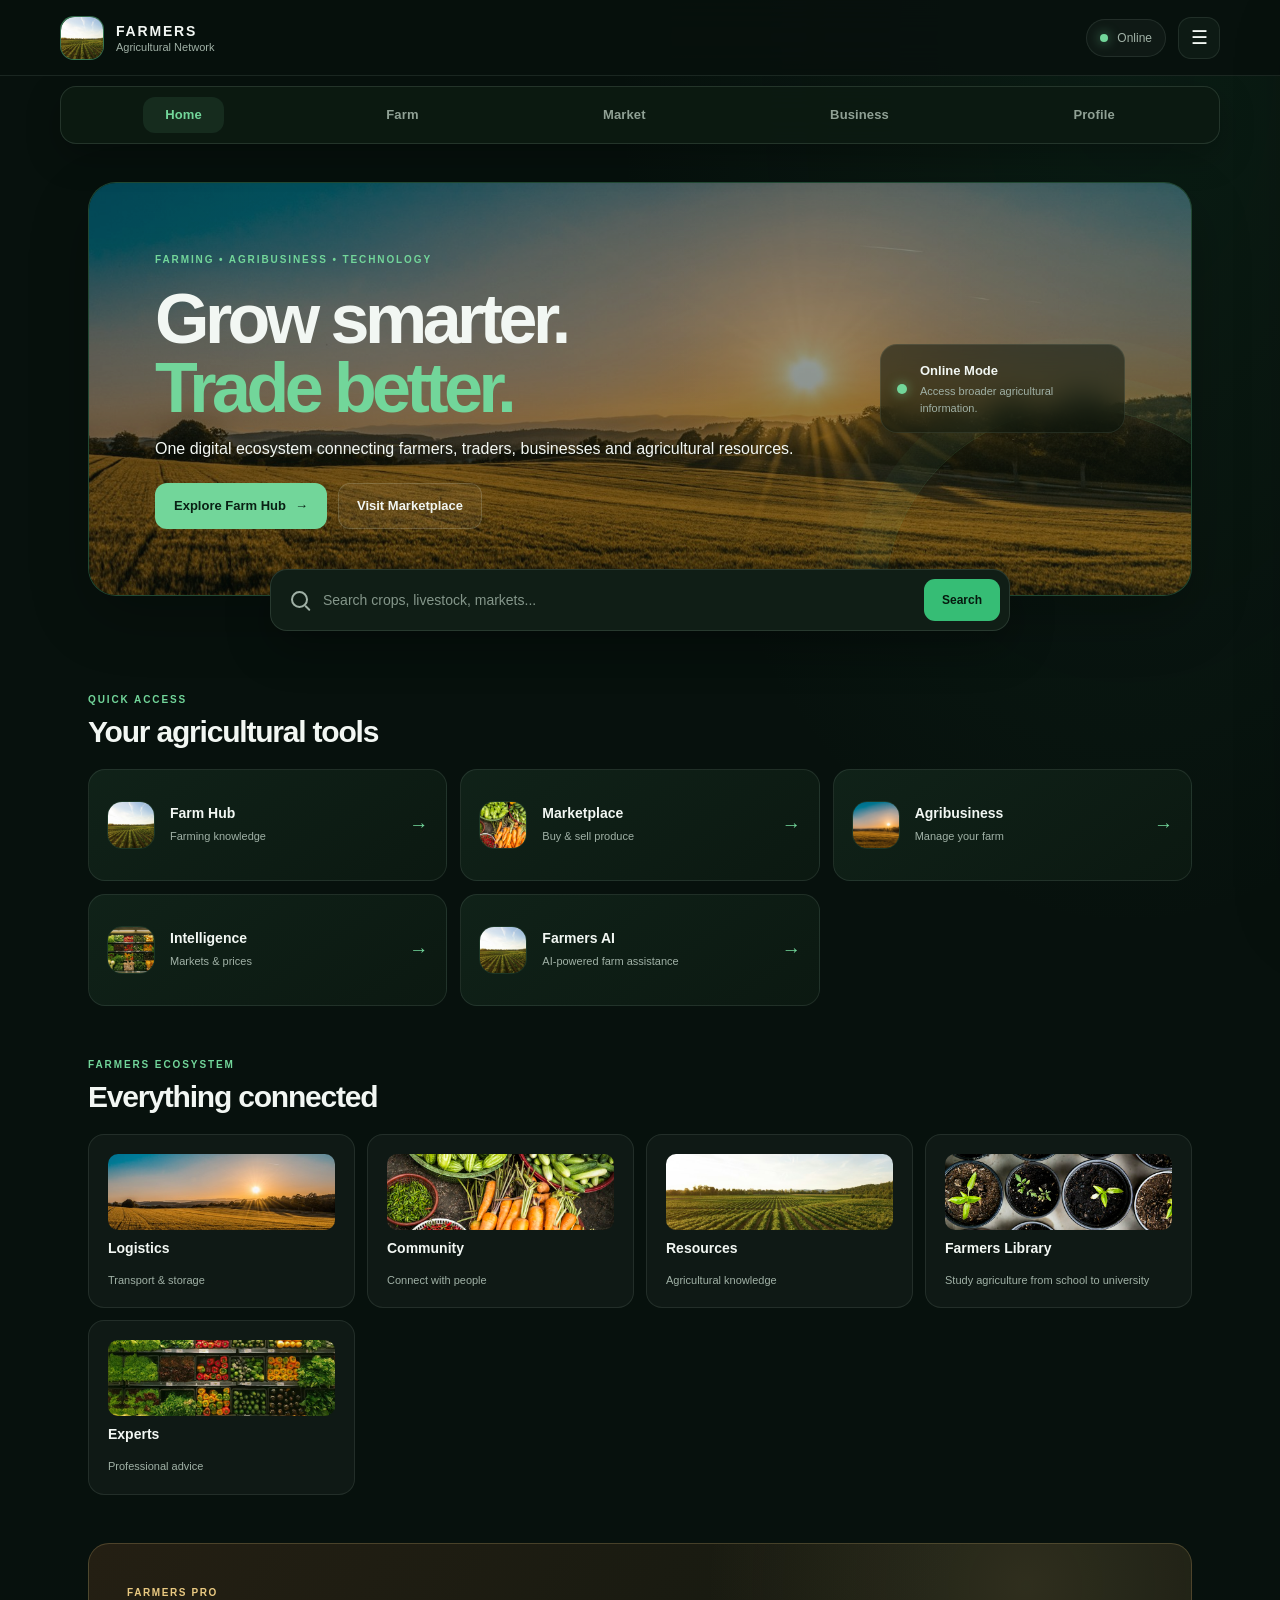
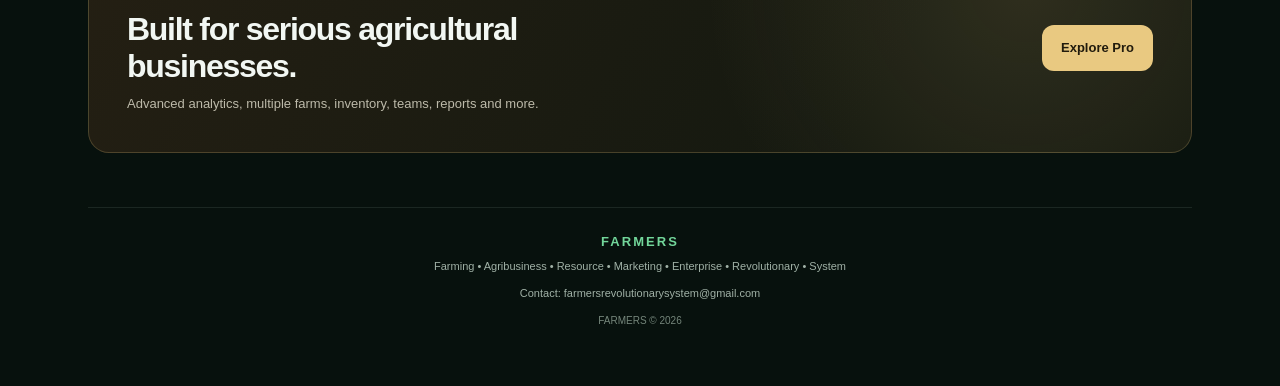
<file: index.html>
<!DOCTYPE html>
<html lang="en">

<head>
    <meta charset="UTF-8">

    <meta
        name="viewport"
        content="width=device-width, initial-scale=1.0"
    >

    <meta
        name="description"
        content="FARMERS - Farming Agribusiness Resource Marketing Enterprise Revolutionary System"
    >

    <title>FARMERS | Agricultural Network</title>

    <link
        rel="stylesheet"
        href="style.css"
    >
</head>

<body>

    <!-- =========================
         TOP BAR
    ========================== -->

    <header class="topbar">

        <a
            href="index.html"
            class="brand"
        >

            <div class="logo">
                <img class="logo-image" src="crop-rows.jpg" alt="FARMERS logo">
            </div>

            <div class="brand-text">

                <strong>FARMERS</strong>

                <span>
                    Agricultural Network
                </span>

            </div>

        </a>


        <div class="top-actions">

            <button
                class="status-btn"
                id="connectionStatus"
            >
                <span class="status-dot"></span>
                <span id="statusText">
                    Online
                </span>
            </button>

            <button
                class="menu-btn"
                id="menuBtn"
                aria-label="Open menu"
            >
                ☰
            </button>

        </div>

    </header>

    <nav class="primary-nav" aria-label="Primary navigation">

        <a
            href="index.html"
            class="primary-nav-item active"
            aria-current="page"
        >
            <span>Home</span>
        </a>

        <a
            href="farm-hub.html"
            class="primary-nav-item"
        >
            <span>Farm</span>
        </a>

        <a
            href="marketplace.html"
            class="primary-nav-item"
        >
            <span>Market</span>
        </a>

        <a
            href="agribusiness.html"
            class="primary-nav-item"
        >
            <span>Business</span>
        </a>

        <a
            href="profile.html"
            class="primary-nav-item"
        >
            <span>Profile</span>
        </a>

    </nav>


    <!-- =========================
         SIDE MENU
    ========================== -->

    <aside
        class="side-menu"
        id="sideMenu"
    >

        <div class="menu-header">

            <div class="logo small">
                F
            </div>

            <div>

                <strong>
                    FARMERS
                </strong>

                <small>
                    Navigation
                </small>

            </div>

            <button
                id="closeMenu"
                class="close-btn"
            >
                ×
            </button>

        </div>


        <nav>

            <a
                href="index.html"
                class="menu-link active"
                >
                    <span>Dashboard</span>
                </a>

            <a
                href="farm-hub.html"
                class="menu-link"
            >
                <span>Farm Hub</span>
            </a>

            <a
                href="marketplace.html"
                class="menu-link"
            >
                <span>Marketplace</span>
            </a>

            <a
                href="agribusiness.html"
                class="menu-link"
            >
                <span>Agribusiness</span>
            </a>

            <a
                href="market-intelligence.html"
                class="menu-link"
            >
                <span>Market Intelligence</span>
            </a>

            <a
                href="logistics.html"
                class="menu-link"
            >
                <span>Logistics</span>
            </a>

            <a
                href="community.html"
                class="menu-link"
            >
                <span>Community</span>
            </a>

            <a
                href="resources.html"
                class="menu-link"
            >
                <span>Resources</span>
            </a>

            <a
                href="farmers-library.html"
                class="menu-link"
            >
                <span>Farmers Library</span>
            </a>

            <a
                href="experts.html"
                class="menu-link"
            >
                <span>Experts</span>
            </a>

            <div class="menu-divider"></div>

            <a
                href="farmers-ai.html"
                class="menu-link"
            >
                <span>Farmers AI</span>
            </a>

            <a
                href="subscription.html"
                class="menu-link premium-link"
            >
                <span>FARMERS PRO</span>
            </a>

            <a
                href="profile.html"
                class="menu-link"
            >
                <span>Profile</span>
            </a>

        </nav>

    </aside>


    <!-- =========================
         OVERLAY
    ========================== -->

    <div
        class="overlay"
        id="overlay"
    ></div>


    <!-- =========================
         MAIN
    ========================== -->

    <main class="dashboard">


        <!-- WELCOME -->

        <section class="welcome">

            <img
                class="welcome-photo"
                src="hero-field.jpg"
                alt="Golden sunlight falling over a wide farm field"
            >

            <div>

                <span class="eyebrow">
                    FARMING • AGRIBUSINESS • TECHNOLOGY
                </span>

                <h1>
                    Grow smarter.
                    <span>Trade better.</span>
                </h1>

                <p>
                    One digital ecosystem connecting
                    farmers, traders, businesses and
                    agricultural resources.
                </p>

                <div class="welcome-actions">
                    <a class="primary-link" href="farm-hub.html">Explore Farm Hub <span aria-hidden="true">→</span></a>
                    <a class="secondary-link" href="marketplace.html">Visit Marketplace</a>
                </div>

            </div>


            <div class="connection-card">

                <span class="connection-icon" aria-hidden="true"></span>

                <div>

                    <strong id="modeTitle">
                        Online Mode
                    </strong>

                    <p id="modeDescription">
                        Access broader agricultural
                        information.
                    </p>

                </div>

            </div>

        </section>


        <!-- SEARCH -->

        <section class="search-section">

            <div class="search-box">

                <span class="search-icon" aria-hidden="true"></span>

                <input
                    type="search"
                    id="globalSearch"
                    placeholder="Search crops, livestock, markets..."
                >

                <button id="searchButton">
                    Search
                </button>

            </div>

            <div
                id="searchResults"
                class="search-results"
            ></div>

        </section>


        <!-- QUICK ACCESS -->

        <section>

            <div class="section-heading">

                <div>

                    <span>
                        QUICK ACCESS
                    </span>

                    <h2>
                        Your agricultural tools
                    </h2>

                </div>

            </div>


            <div class="tool-grid">


                <a
                    href="farm-hub.html"
                    class="tool-card"
                >

                    <img class="tool-icon" src="crop-rows.jpg" alt="" loading="lazy" decoding="async">

                    <div>

                        <strong>
                            Farm Hub
                        </strong>

                        <p>
                            Farming knowledge
                        </p>

                    </div>

                    <span class="arrow">
                        →
                    </span>

                </a>


                <a
                    href="marketplace.html"
                    class="tool-card"
                >

                    <img class="tool-icon" src="market-produce.jpg" alt="" loading="lazy" decoding="async">

                    <div>

                        <strong>
                            Marketplace
                        </strong>

                        <p>
                            Buy & sell produce
                        </p>

                    </div>

                    <span class="arrow">
                        →
                    </span>

                </a>


                <a
                    href="agribusiness.html"
                    class="tool-card"
                >

                    <img class="tool-icon" src="sunset-field.jpg" alt="" loading="lazy" decoding="async">

                    <div>

                        <strong>
                            Agribusiness
                        </strong>

                        <p>
                            Manage your farm
                        </p>

                    </div>

                    <span class="arrow">
                        →
                    </span>

                </a>


                <a
                    href="market-intelligence.html"
                    class="tool-card"
                >

                    <img class="tool-icon" src="fresh-produce.jpg" alt="" loading="lazy" decoding="async">

                    <div>

                        <strong>
                            Intelligence
                        </strong>

                        <p>
                            Markets & prices
                        </p>

                    </div>

                    <span class="arrow">
                        →
                    </span>

                </a>

                <a
                    href="farmers-ai.html"
                    class="tool-card"
                >

                    <img class="tool-icon" src="crop-rows.jpg" alt="" loading="lazy" decoding="async">

                    <div>

                        <strong>
                            Farmers AI
                        </strong>

                        <p>
                            AI-powered farm assistance
                        </p>

                    </div>

                    <span class="arrow">
                        →
                    </span>

                </a>

            </div>

        </section>


        <!-- ECOSYSTEM -->

        <section class="ecosystem">

            <div class="section-heading">

                <div>

                    <span>
                        FARMERS ECOSYSTEM
                    </span>

                    <h2>
                        Everything connected
                    </h2>

                </div>

            </div>


            <div class="ecosystem-grid">


                <a
                    href="logistics.html"
                    class="eco-card"
                >

                    <img class="eco-image" src="sunset-field.jpg" alt="" loading="lazy" decoding="async">

                    <strong>
                        Logistics
                    </strong>

                    <p>
                        Transport & storage
                    </p>

                </a>


                <a
                    href="community.html"
                    class="eco-card"
                >

                    <img class="eco-image" src="market-produce.jpg" alt="" loading="lazy" decoding="async">

                    <strong>
                        Community
                    </strong>

                    <p>
                        Connect with people
                    </p>

                </a>


                <a
                    href="resources.html"
                    class="eco-card"
                >

                    <img class="eco-image" src="crop-rows.jpg" alt="" loading="lazy" decoding="async">

                    <strong>
                        Resources
                    </strong>

                    <p>
                        Agricultural knowledge
                    </p>

                </a>

                <a
                    href="farmers-library.html"
                    class="eco-card"
                >

                    <img class="eco-image" src="seedlings.jpg" alt="" loading="lazy" decoding="async">

                    <strong>
                        Farmers Library
                    </strong>

                    <p>
                        Study agriculture from school to university
                    </p>

                </a>


                <a
                    href="experts.html"
                    class="eco-card"
                >

                    <img class="eco-image" src="fresh-produce.jpg" alt="" loading="lazy" decoding="async">

                    <strong>
                        Experts
                    </strong>

                    <p>
                        Professional advice
                    </p>

                </a>

            </div>

        </section>


        <!-- PREMIUM -->

        <section class="premium-banner">

            <div>

                <span class="premium-label">
                    FARMERS PRO
                </span>

                <h2>
                    Built for serious
                    agricultural businesses.
                </h2>

                <p>
                    Advanced analytics, multiple farms,
                    inventory, teams, reports and more.
                </p>

            </div>

            <a
                href="subscription.html"
                class="premium-button"
            >
                Explore Pro
            </a>

        </section>


        <!-- FOOTER -->

        <footer>

            <strong>
                FARMERS
            </strong>

            <p>
                Farming • Agribusiness • Resource
                • Marketing • Enterprise
                • Revolutionary • System
            </p>

            <p>
                Contact:
                <a href="mailto:farmersrevolutionarysystem@gmail.com">
                    farmersrevolutionarysystem@gmail.com
                </a>
            </p>

            <small>
                FARMERS © 2026
            </small>

        </footer>

    </main>


    <script src="app.js"></script>
    <script src="plan-access.js"></script>

</body>

</html>
</file>
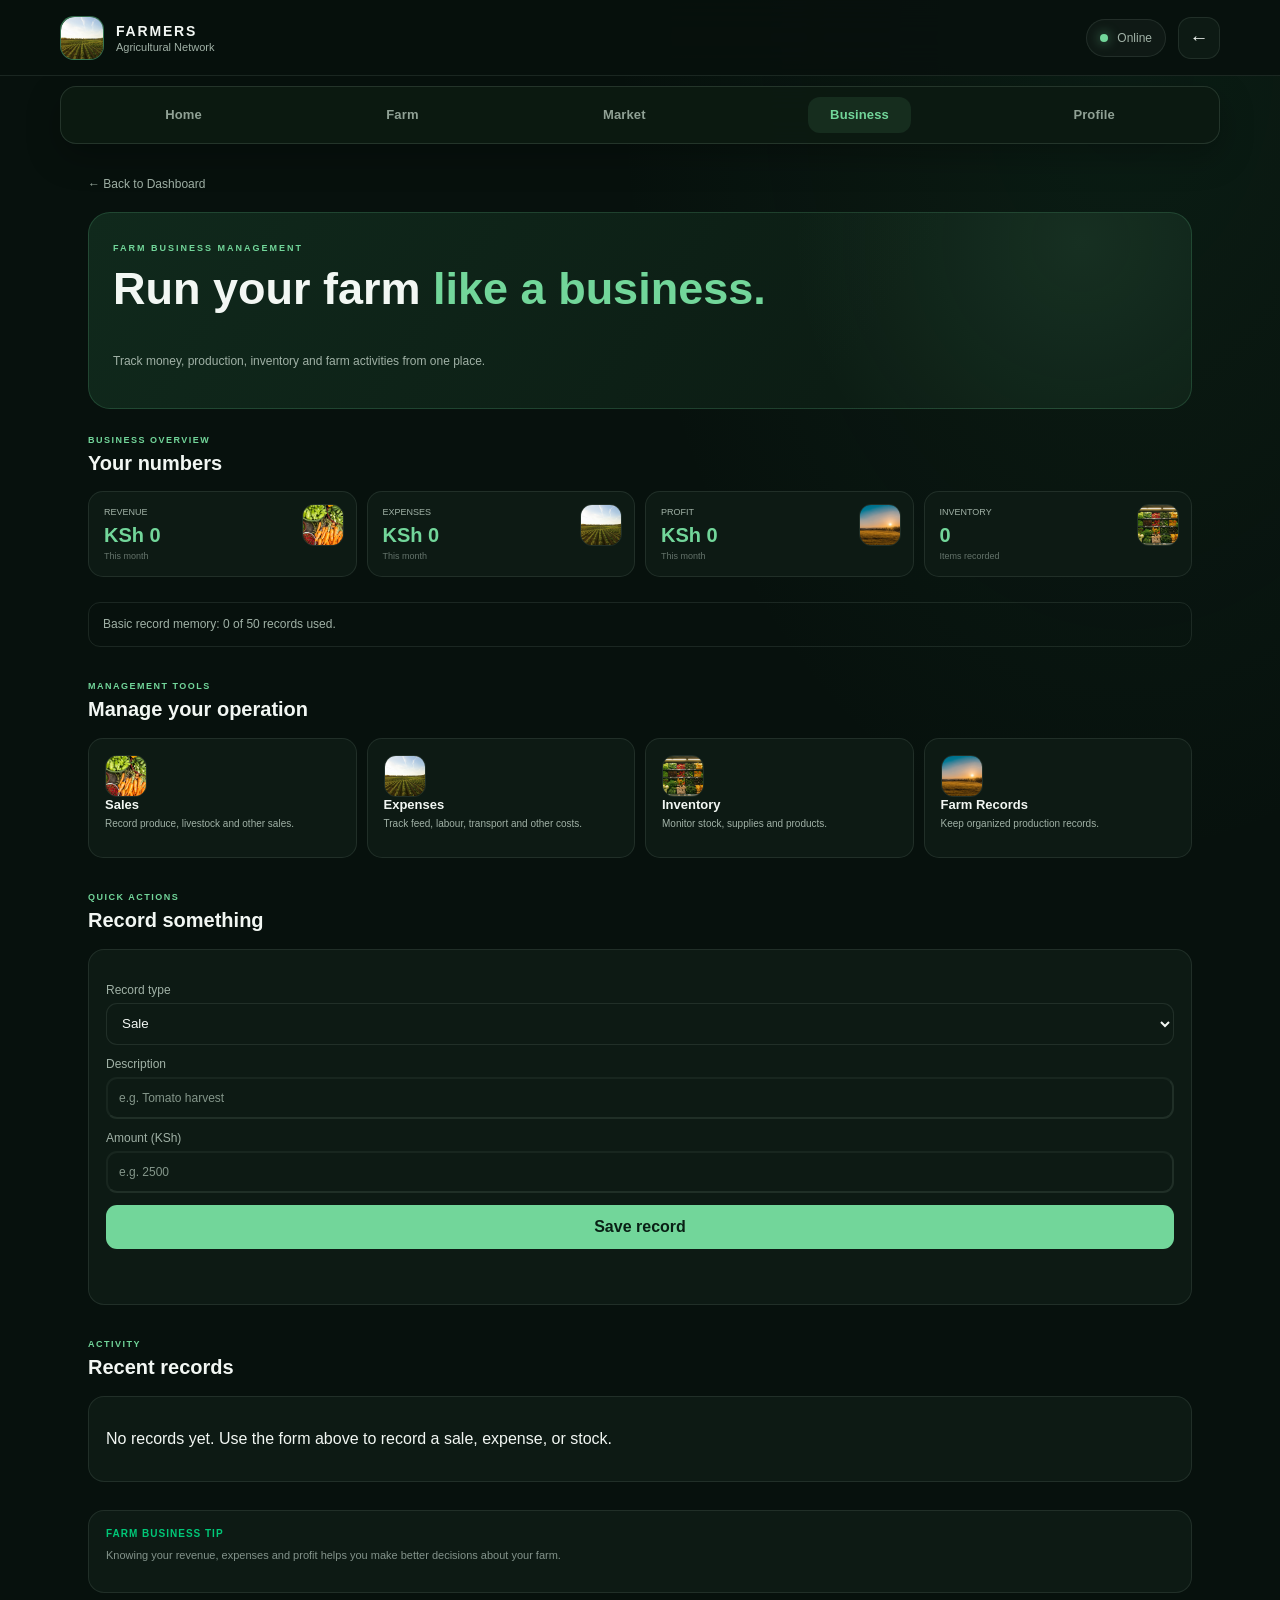
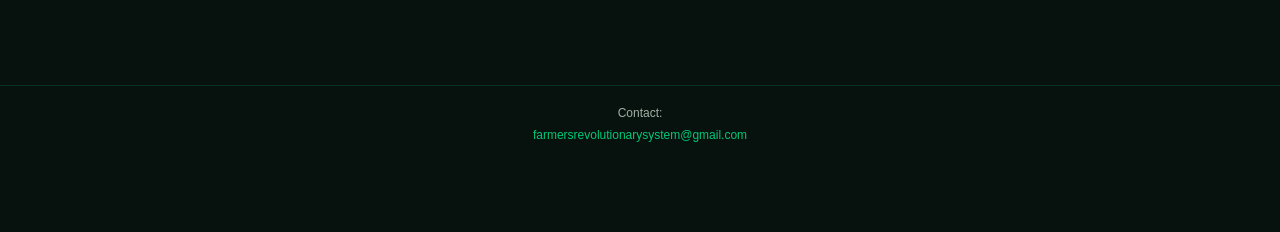
<file: agribusiness.html>
<!DOCTYPE html>
<html lang="en">

<head>

<meta charset="UTF-8">

<meta
    name="viewport"
    content="width=device-width, initial-scale=1.0"
>

<title>Agribusiness | FARMERS</title>

<style>

/* =========================
   AGRIBUSINESS PAGE
========================= */

.business-page {

    width: min(950px,100%);

    margin: auto;

    padding: 25px 17px 100px;
}


.business-back {

    margin-bottom: 20px;
}


.business-back a {

    color: var(--muted);

    font-size: 12px;
}


/* HERO */

.business-hero {

    padding: 24px;

    border-radius: 20px;

    background:
        linear-gradient(
            135deg,
            rgba(0,200,120,.14),
            rgba(0,0,0,.08)
        );

    border:
        1px solid
        rgba(0,255,156,.22);

    margin-bottom: 20px;
}


.business-label {

    color: var(--emerald);

    font-size: 9px;

    letter-spacing: 2px;

    font-weight: bold;
}


.business-hero h1 {

    font-size:
        clamp(28px,8vw,45px);

    margin-top: 8px;
}


.business-hero h1 span {

    color: var(--emerald);
}


.business-hero p {

    color: var(--muted);

    font-size: 12px;

    line-height: 1.6;

    margin-top: 9px;
}


/* OVERVIEW */

.overview-grid {

    display: grid;

    grid-template-columns:
        repeat(2,1fr);

    gap: 10px;

    margin-bottom: 25px;
}


.stat-card {

    background: var(--card);

    border:
        1px solid
        var(--border);

    border-radius: 15px;

    padding: 15px;

    position: relative;
}


.stat-card span {

    color: var(--muted);

    font-size: 9px;

    display: block;
}


.stat-card strong {

    display: block;

    color: var(--emerald);

    font-size: 20px;

    margin-top: 7px;
}


.stat-card small {

    color: #64736b;

    font-size: 9px;

    display: block;

    margin-top: 4px;
}


.stat-icon {

    position: absolute;

    right: 12px;

    top: 12px;

    font-size: 20px;
}


/* SECTION */

.business-section {

    margin-top: 28px;
}


.business-heading {

    margin-bottom: 13px;
}


.business-heading span {

    color: var(--emerald);

    font-size: 9px;

    letter-spacing: 1.5px;

    font-weight: bold;
}


.business-heading h2 {

    font-size: 20px;

    margin-top: 5px;
}


/* TOOLS */

.business-tools {

    display: grid;

    grid-template-columns:
        repeat(2,1fr);

    gap: 10px;
}


.business-tool {

    background: var(--card);

    border:
        1px solid
        var(--border);

    border-radius: 15px;

    padding: 16px;

    cursor: pointer;

    transition: .2s;
}


.business-tool:hover {

    transform:
        translateY(-2px);

    border-color:
        rgba(0,255,156,.4);
}


.business-tool-icon {

    font-size: 24px;

    margin-bottom: 10px;
}


.business-tool strong {

    display: block;

    font-size: 13px;
}


.business-tool p {

    color: var(--muted);

    font-size: 10px;

    line-height: 1.4;

    margin-top: 5px;
}


/* QUICK TRANSACTION */

.transaction-box {

    background: var(--card);

    border:
        1px solid
        var(--border);

    border-radius: 16px;

    padding: 17px;
}


.business-record-form {

    display: grid;

    gap: 12px;

    margin-top: 16px;
}

.business-record-form label {

    display: grid;

    gap: 6px;

    color: var(--muted);

    font-size: 12px;
}

.business-record-form input,
.business-record-form select {

    width: 100%;

    min-height: 42px;

    padding: 9px 11px;
}

.business-submit {

    min-height: 44px;

    padding: 10px 14px;

    border: 0;

    background: var(--green);

    color: #092015;

    font-weight: 700;

    cursor: pointer;
}

.business-message {

    min-height: 1.4em;

    margin-top: 10px;

    color: var(--muted);

    font-size: 12px;
}

.business-message[data-state="error"] {

    color: #ff9c91;
}

.memory-status {

    margin-top: 14px;

    padding: 12px 14px;

    border: 1px solid var(--line);

    border-radius: 12px;

    color: var(--muted);

    font-size: 12px;

    line-height: 1.6;
}

.memory-status a {

    color: var(--green);

    font-weight: 700;
}

.enterprise-tool {

    width: 100%;

    margin-top: 10px;

    padding: 10px;

    border: 1px solid var(--line);

    border-radius: 9px;

    background: transparent;

    color: var(--green);

    cursor: pointer;
}

.activity-entry {

    padding: 12px 0;

    border-bottom: 1px solid var(--line);

    font-size: 12px;
}

.activity-entry:last-child {

    border-bottom: 0;
}

.activity-entry strong {

    color: var(--green);
}

.activity-entry p {

    margin: 4px 0;

    color: var(--text);
}

.activity-entry time {

    color: var(--muted);

    font-size: 11px;
}

.business-tool {

    width: 100%;

    color: var(--text);

    font: inherit;

    text-align: left;
}


/* RESPONSIVE */

@media (min-width:700px) {

    .overview-grid {

        grid-template-columns:
            repeat(4,1fr);
    }


    .business-tools {

        grid-template-columns:
            repeat(4,1fr);
    }

}

</style>

<link rel="stylesheet" href="style.css">

</head>


<body>


<!-- TOP BAR -->

<header class="topbar">

<a
    href="index.html"
    class="brand"
>

<div class="logo">
    <img class="logo-image" src="crop-rows.jpg" alt="FARMERS logo">
</div>

<div class="brand-text">

<strong>
    FARMERS
</strong>

<span>
    Agricultural Network
</span>

</div>

</a>


<div class="top-actions">

<span class="status-btn">

<span class="status-dot"></span>

<span id="statusText">
    Online
</span>

</span>


<a
    href="index.html"
    class="menu-btn"
    style="
        display:flex;
        align-items:center;
        justify-content:center;
    "
>
    ←
</a>

</div>

</header>

<nav class="primary-nav" aria-label="Primary navigation">
    <a href="index.html" class="primary-nav-item"><span>Home</span></a>
    <a href="farm-hub.html" class="primary-nav-item"><span>Farm</span></a>
    <a href="marketplace.html" class="primary-nav-item"><span>Market</span></a>
    <a href="agribusiness.html" class="primary-nav-item active" aria-current="page"><span>Business</span></a>
    <a href="profile.html" class="primary-nav-item"><span>Profile</span></a>
</nav>

<main class="business-page">


<div class="business-back">

<a href="index.html">
    ← Back to Dashboard
</a>

</div>


<!-- HERO -->

<section class="business-hero">

<span class="business-label">
    FARM BUSINESS MANAGEMENT
</span>

<h1>

Run your farm
<span>
    like a business.
</span>

</h1>

<p>

Track money, production,
inventory and farm activities
from one place.

</p>

</section>


<!-- OVERVIEW -->

<section>

<div class="business-heading">

<span>
    BUSINESS OVERVIEW
</span>

<h2>
    Your numbers
</h2>

</div>


<div class="overview-grid">


<div class="stat-card">

<span>
    REVENUE
</span>

<strong id="revenue">
    KSh 0
</strong>

<small>
    This month
</small>

<div class="stat-icon">
    <img src="market-produce.jpg" alt="" loading="lazy">
</div>

</div>


<div class="stat-card">

<span>
    EXPENSES
</span>

<strong id="expenses">
    KSh 0
</strong>

<small>
    This month
</small>

<div class="stat-icon">
    <img src="crop-rows.jpg" alt="" loading="lazy">
</div>

</div>


<div class="stat-card">

<span>
    PROFIT
</span>

<strong id="profit">
    KSh 0
</strong>

<small>
    This month
</small>

<div class="stat-icon">
    <img src="sunset-field.jpg" alt="" loading="lazy">
</div>

</div>


<div class="stat-card">

<span>
    INVENTORY
</span>

<strong id="inventory">
    0
</strong>

<small>
    Items recorded
</small>

<div class="stat-icon">
    <img src="fresh-produce.jpg" alt="" loading="lazy">
</div>

</div>


</div>

<p class="memory-status" id="memoryStatus" role="status"></p>

</section>
<!-- BUSINESS TOOLS -->

<section class="business-section">

<div class="business-heading">

<span>
    MANAGEMENT TOOLS
</span>

<h2>
    Manage your operation
</h2>

</div>


<div class="business-tools">

    <button class="business-tool" type="button" data-action="sale">
        <span class="business-tool-icon">
            <img src="market-produce.jpg" alt="" loading="lazy">
        </span>
        <strong>Sales</strong>
        <p>Record produce, livestock and other sales.</p>
    </button>

    <button class="business-tool" type="button" data-action="expense">
        <span class="business-tool-icon">
            <img src="crop-rows.jpg" alt="" loading="lazy">
        </span>
        <strong>Expenses</strong>
        <p>Track feed, labour, transport and other costs.</p>
    </button>

    <button class="business-tool" type="button" data-action="stock">
        <span class="business-tool-icon">
            <img src="fresh-produce.jpg" alt="" loading="lazy">
        </span>
        <strong>Inventory</strong>
        <p>Monitor stock, supplies and products.</p>
    </button>

    <button class="business-tool" type="button" data-action="records">
        <span class="business-tool-icon">
            <img src="sunset-field.jpg" alt="" loading="lazy">
        </span>
        <strong>Farm Records</strong>
        <p>Keep organized production records.</p>
    </button>

</div>


</div>

</section>


<!-- QUICK TRANSACTIONS -->

<section class="business-section">

<div class="business-heading">

<span>
    QUICK ACTIONS
</span>

<h2>
    Record something
</h2>

</div>


<div class="transaction-box">

<form class="business-record-form" id="businessRecordForm">
    <label for="recordType">
        Record type
        <select id="recordType" name="type">
            <option value="sale">Sale</option>
            <option value="expense">Expense</option>
            <option value="stock">Stock</option>
        </select>
    </label>
    <label for="recordDescription">
        Description
        <input id="recordDescription" name="description" type="text" maxlength="100" placeholder="e.g. Tomato harvest" required>
    </label>
    <label for="recordAmount">
        <span id="amountLabel">Amount (KSh)</span>
        <input id="recordAmount" name="amount" type="number" min="0.01" step="0.01" inputmode="decimal" required>
    </label>
    <button class="business-submit" type="submit">Save record</button>
</form>
<p class="business-message" id="businessMessage" role="status" aria-live="polite"></p>
<button class="enterprise-tool" id="exportRecords" type="button" hidden>
    Export business records (Enterprise)
</button>

</div>

</section>


<!-- RECENT ACTIVITY -->

<section class="business-section">

<div class="business-heading">

<span>
    ACTIVITY
</span>

<h2>
    Recent records
</h2>

</div>


<div
    id="activityList"
    class="transaction-box"
    aria-live="polite"
>

<p style="
    color:#83938b;
    font-size:11px;
">

No transactions recorded yet.

<br><br>

Use the buttons above to
start recording your farm
business activity.

</p>

</div>

</section>


<!-- BUSINESS TIP -->

<section class="business-section">

<div class="transaction-box">

<div style="
    color:#00c878;
    font-size:10px;
    letter-spacing:1px;
    font-weight:bold;
">

FARM BUSINESS TIP

</div>

<p style="
    color:#83938b;
    font-size:11px;
    line-height:1.6;
    margin-top:8px;
">

Knowing your revenue,
expenses and profit helps
you make better decisions
about your farm.

</p>

</div>

</section>


</main>


<!-- BOTTOM NAV -->

<nav class="bottom-nav">


<a
    href="index.html"
    class="bottom-item"
>

<span>
    ⌂
</span>

<small>
    Home
</small>

</a>


<a
    href="farm-hub.html"
    class="bottom-item"
>

<span>
    Farm
</span>

<small>
    Farm
</small>

</a>


<a
    href="marketplace.html"
    class="bottom-item market"
>

<span>
    Market
</span>

<small>
    Market
</small>

</a>


<a
    href="agribusiness.html"
    class="bottom-item active"
>

<span>
    ▥
</span>

<small>
    Business
</small>

</a>


<a
    href="profile.html"
    class="bottom-item"
>

<span>
    Profile
</span>

<small>
    Profile
</small>

</a>


</nav>
<script src="plan-access.js"></script>
<script>
const storageKey = "farmers-business-records-v1";
const recordForm = document.getElementById("businessRecordForm");
const recordType = document.getElementById("recordType");
const recordDescription = document.getElementById("recordDescription");
const recordAmount = document.getElementById("recordAmount");
const amountLabel = document.getElementById("amountLabel");
const businessMessage = document.getElementById("businessMessage");
const activityList = document.getElementById("activityList");
const memoryStatus = document.getElementById("memoryStatus");
const exportButton = document.getElementById("exportRecords");
const recordLimits = {
    basic: 50,
    premium: 500,
    enterprise: Infinity
};
const formatter = new Intl.NumberFormat("en-KE", {
    maximumFractionDigits: 2
});
const typeLabels = {
    sale: "Sale",
    expense: "Expense",
    stock: "Stock added"
};

let records = [];

function setMessage(message, state = "success") {
    businessMessage.textContent = message;
    businessMessage.dataset.state = state;
}

function isValidRecord(record) {
    return record &&
        ["sale", "expense", "stock"].includes(record.type) &&
        typeof record.description === "string" &&
        Number.isFinite(record.amount) &&
        record.amount > 0 &&
        typeof record.createdAt === "string" &&
        !Number.isNaN(Date.parse(record.createdAt));
}

function loadRecords() {
    const saved = localStorage.getItem(storageKey);
    if (saved === null) {
        return [];
    }

    const parsed = JSON.parse(saved);
    if (!Array.isArray(parsed) || !parsed.every(isValidRecord)) {
        throw new Error("Saved business records are invalid.");
    }
    return parsed;
}

function saveRecords(nextRecords) {
    localStorage.setItem(storageKey, JSON.stringify(nextRecords));
}

function updateDashboard() {
    const thisMonth = new Date();
    const monthRecords = records.filter((record) => {
        const date = new Date(record.createdAt);
        return date.getFullYear() === thisMonth.getFullYear() &&
            date.getMonth() === thisMonth.getMonth();
    });
    const revenue = monthRecords
        .filter((record) => record.type === "sale")
        .reduce((total, record) => total + record.amount, 0);
    const expenses = monthRecords
        .filter((record) => record.type === "expense")
        .reduce((total, record) => total + record.amount, 0);
    const inventory = records
        .filter((record) => record.type === "stock")
        .reduce((total, record) => total + record.amount, 0);

    document.getElementById("revenue").textContent = `KSh ${formatter.format(revenue)}`;
    document.getElementById("expenses").textContent = `KSh ${formatter.format(expenses)}`;
    document.getElementById("profit").textContent = `KSh ${formatter.format(revenue - expenses)}`;
    document.getElementById("inventory").textContent = formatter.format(inventory);
    updateMemoryStatus();
    exportButton.hidden = window.FarmersAccess.getPlan() !== "enterprise";
}

function updateMemoryStatus() {
    const plan = window.FarmersAccess.getPlan();
    const limit = recordLimits[plan];
    memoryStatus.replaceChildren();

    const usage = document.createElement("span");
    usage.textContent = plan === "enterprise"
        ? `Enterprise record memory: ${records.length} records saved (no app record cap).`
        : `${plan === "premium" ? "Premium" : "Basic"} record memory: ${records.length} of ${limit} records used.`;
    memoryStatus.append(usage);

    if (records.length >= limit && Number.isFinite(limit)) {
        const note = document.createElement("span");
        note.textContent = " New records are paused at this plan limit. ";
        const link = document.createElement("a");
        link.href = "subscription.html";
        link.textContent = plan === "basic" ? "Upgrade for more memory." : "Contact us about Enterprise.";
        memoryStatus.append(note, link);
    }
}

function renderActivity() {
    activityList.replaceChildren();
    if (records.length === 0) {
        const emptyMessage = document.createElement("p");
        emptyMessage.className = "activity-empty";
        emptyMessage.textContent = "No records yet. Use the form above to record a sale, expense, or stock.";
        activityList.append(emptyMessage);
        return;
    }

    [...records].reverse().slice(0, 10).forEach((record) => {
        const entry = document.createElement("article");
        entry.className = "activity-entry";

        const title = document.createElement("strong");
        title.textContent = typeLabels[record.type];
        const description = document.createElement("p");
        description.textContent = record.description;
        const details = document.createElement("time");
        details.dateTime = record.createdAt;
        details.textContent = record.type === "stock"
            ? `${formatter.format(record.amount)} items · ${new Date(record.createdAt).toLocaleString()}`
            : `KSh ${formatter.format(record.amount)} · ${new Date(record.createdAt).toLocaleString()}`;

        entry.append(title, description, details);
        activityList.append(entry);
    });
}

function updateAmountField() {
    const isStock = recordType.value === "stock";
    amountLabel.textContent = isStock ? "Quantity to add" : "Amount (KSh)";
    recordAmount.min = isStock ? "1" : "0.01";
    recordAmount.step = isStock ? "1" : "0.01";
    recordAmount.inputMode = isStock ? "numeric" : "decimal";
    recordAmount.placeholder = isStock ? "e.g. 12" : "e.g. 2500";
}

function selectAction(action) {
    if (action === "records") {
        document.getElementById("activityList").scrollIntoView({ behavior: "smooth" });
        return;
    }

    recordType.value = action;
    updateAmountField();
    recordForm.scrollIntoView({ behavior: "smooth", block: "center" });
    recordDescription.focus({ preventScroll: true });
}

document.querySelectorAll(".business-tool").forEach((tool) => {
    tool.addEventListener("click", () => selectAction(tool.dataset.action));
});

recordType.addEventListener("change", updateAmountField);
recordForm.addEventListener("submit", (event) => {
    event.preventDefault();

    const currentPlan = window.FarmersAccess.getPlan();
    const currentLimit = recordLimits[currentPlan];
    if (records.length >= currentLimit) {
        setMessage(`Your ${currentPlan} record memory is full. Upgrade your plan to save more records.`, "error");
        memoryStatus.scrollIntoView({ behavior: "smooth", block: "center" });
        return;
    }

    const amount = Number(recordAmount.value);
    if (!Number.isFinite(amount) || amount <= 0 ||
        (recordType.value === "stock" && !Number.isInteger(amount))) {
        setMessage(recordType.value === "stock"
            ? "Enter a whole number of items greater than zero."
            : "Enter an amount greater than zero.", "error");
        recordAmount.focus();
        return;
    }

    const nextRecord = {
        type: recordType.value,
        description: recordDescription.value.trim(),
        amount,
        createdAt: new Date().toISOString()
    };
    if (!nextRecord.description) {
        setMessage("Add a short description before saving.", "error");
        recordDescription.focus();
        return;
    }

    const nextRecords = [...records, nextRecord];
    try {
        saveRecords(nextRecords);
    } catch (error) {
        setMessage("Could not save this record in this browser. Check available storage and try again.", "error");
        console.error("Unable to save business record.", error);
        return;
    }

    records = nextRecords;
    updateDashboard();
    renderActivity();
    recordForm.reset();
    recordType.value = "sale";
    updateAmountField();
    setMessage("Record saved.");
});

exportButton.addEventListener("click", () => {
    if (window.FarmersAccess.getPlan() !== "enterprise") {
        window.location.href = "subscription.html";
        return;
    }

    const columns = ["Type", "Description", "Amount", "Created At"];
    const rows = records.map((record) => [
        record.type,
        record.description,
        record.amount,
        record.createdAt
    ]);
    const escapeCsv = (value) => `"${String(value).replace(/"/g, '""')}"`;
    const csv = [columns, ...rows]
        .map((row) => row.map(escapeCsv).join(","))
        .join("\r\n");
    const file = new Blob([csv], { type: "text/csv;charset=utf-8" });
    const url = URL.createObjectURL(file);
    const download = document.createElement("a");
    download.href = url;
    download.download = "farmers-business-records.csv";
    download.click();
    window.setTimeout(() => URL.revokeObjectURL(url), 1000);
});

window.addEventListener("online", () => {
    document.getElementById("statusText").textContent = "Online";
});
window.addEventListener("offline", () => {
    document.getElementById("statusText").textContent = "Offline";
});
document.getElementById("statusText").textContent = navigator.onLine ? "Online" : "Offline";
updateAmountField();

try {
    records = loadRecords();
    updateDashboard();
    renderActivity();
} catch (error) {
    setMessage("Saved business records could not be read. Your existing data was not changed.", "error");
    recordForm.querySelectorAll("input, select, button").forEach((field) => {
        field.disabled = true;
    });
    console.error("Unable to load business records.", error);
}

</script>

<footer style="margin:32px auto 0;padding:20px 12px 90px;border-top:1px solid rgba(0,200,120,.18);text-align:center;color:#a0b1a6;font:12px Arial,sans-serif;">
    Contact:
    <a style="color:#00c878;" href="mailto:farmersrevolutionarysystem@gmail.com">farmersrevolutionarysystem@gmail.com</a>
</footer>

</body>

</html>
</file>
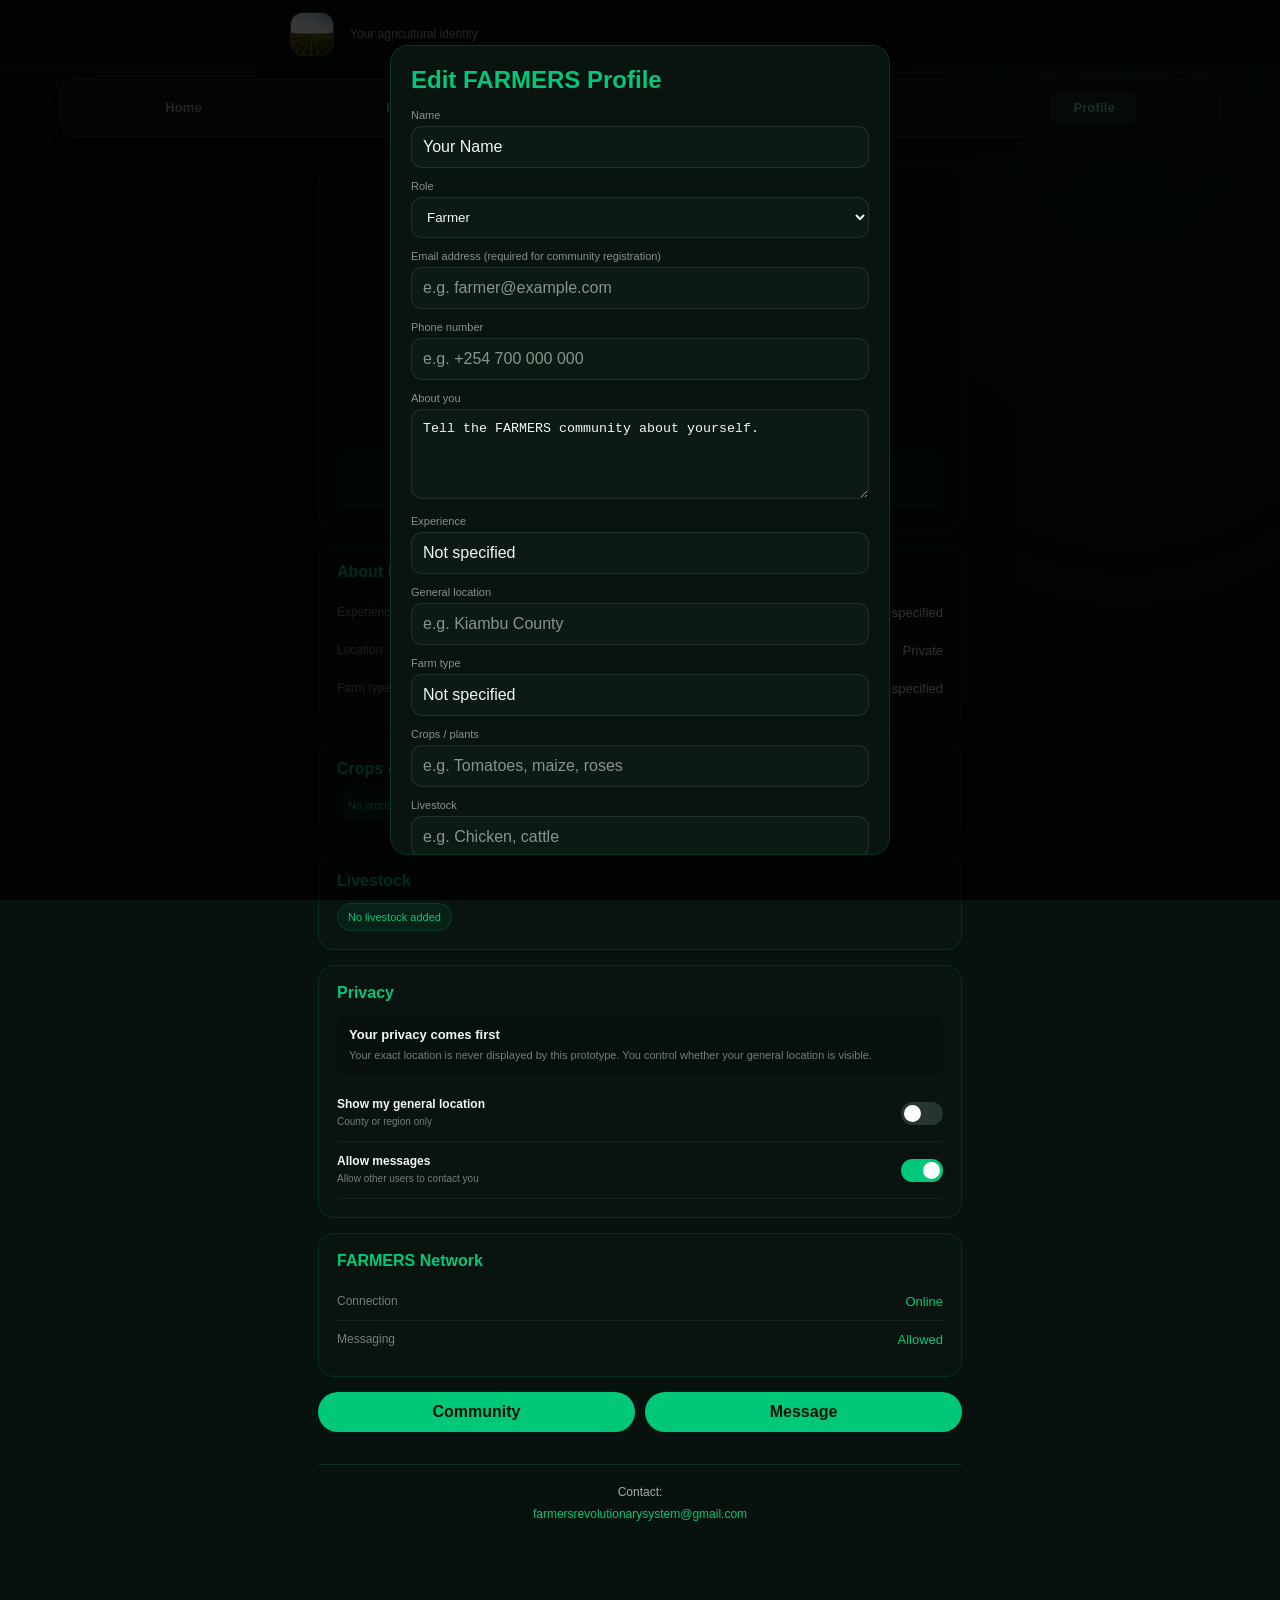
<file: community.html>
<!DOCTYPE html>
<html lang="en">

<head>

<meta charset="UTF-8">

<meta name="viewport"
      content="width=device-width, initial-scale=1.0">

<title>FARMERS Community</title>

<style>

* {
    box-sizing: border-box;
    margin: 0;
    padding: 0;
}

body {
    font-family: Arial, sans-serif;
    background: #050807;
    color: #e8f5ef;
    min-height: 100vh;
}

.header {
    position: sticky;
    top: 0;
    z-index: 100;
    background: #07100c;
    border-bottom: 1px solid rgba(0,200,120,.18);
    padding: 15px;
}

.header-inner {
    max-width: 700px;
    margin: auto;
}

.logo {
    font-size: 22px;
    font-weight: bold;
    color: #00c878;
}

.subtitle {
    font-size: 12px;
    color: #83938b;
    margin-top: 3px;
}

.search {
    width: 100%;
    margin-top: 15px;
    padding: 12px 15px;
    border-radius: 25px;
    border: 1px solid rgba(0,200,120,.2);
    background: #0b1511;
    color: white;
    outline: none;
}

.search:focus {
    border-color: #00c878;
}

.container {
    width: 100%;
    max-width: 700px;
    margin: auto;
    padding: 15px;
}

.tabs {
    display: flex;
    gap: 8px;
    overflow-x: auto;
    margin-bottom: 15px;
}

.tab {
    border: 1px solid rgba(0,200,120,.18);
    background: #0a120e;
    color: #a8b8b0;
    padding: 9px 15px;
    border-radius: 20px;
    white-space: nowrap;
    cursor: pointer;
}

.tab.active {
    background: #00c878;
    color: #031109;
    font-weight: bold;
}

.create-post {
    background: #09130f;
    border: 1px solid rgba(0,200,120,.15);
    border-radius: 15px;
    padding: 15px;
    margin-bottom: 18px;
}

.create-top {
    display: flex;
    gap: 10px;
    align-items: center;
}

.avatar {
    width: 42px;
    height: 42px;
    min-width: 42px;
    border-radius: 50%;
    background: #00c878;
    color: #031109;
    display: flex;
    align-items: center;
    justify-content: center;
    font-weight: bold;
}

.post-input {
    flex: 1;
    background: #0d1b15;
    border: 1px solid rgba(0,200,120,.12);
    color: #83938b;
    border-radius: 22px;
    padding: 12px 15px;
    cursor: pointer;
}

.create-actions {
    display: flex;
    gap: 8px;
    margin-top: 12px;
}

.action-button {
    flex: 1;
    border: none;
    background: #0d1b15;
    color: #9eb0a7;
    padding: 10px;
    border-radius: 10px;
    cursor: pointer;
}

.action-button:hover {
    background: #10251b;
    color: #00c878;
}

.post {
    background: #09130f;
    border: 1px solid rgba(0,200,120,.13);
    border-radius: 15px;
    padding: 15px;
    margin-bottom: 15px;
}

.post-header {
    display: flex;
    align-items: center;
    gap: 10px;
}

.user-name {
    font-weight: bold;
}

.user-role {
    font-size: 11px;
    color: #00c878;
    margin-top: 2px;
}

.post-date {
    margin-left: auto;
    font-size: 10px;
    color: #66766e;
}

.post-text {
    margin-top: 13px;
    line-height: 1.6;
    color: #d2ddd7;
}

.topic {
    display: inline-block;
    margin-top: 12px;
    padding: 5px 9px;
    border-radius: 12px;
    background: rgba(0,200,120,.08);
    color: #00c878;
    font-size: 10px;
}

.post-actions {
    display: flex;
    gap: 8px;
    margin-top: 15px;
    padding-top: 12px;
    border-top: 1px solid rgba(255,255,255,.05);
}

.post-action {
    border: none;
    background: transparent;
    color: #84938c;
    cursor: pointer;
    padding: 6px 10px;
}

.post-action:hover {
    color: #00c878;
}

.comments {
    margin-top: 10px;
    display: none;
}

.comments.show {
    display: block;
}

.comment {
    background: #0d1b15;
    padding: 10px;
    border-radius: 10px;
    margin-top: 7px;
    font-size: 13px;
}

.comment strong {
    color: #00c878;
}

.comment-box {
    display: flex;
    gap: 7px;
    margin-top: 10px;
}

.comment-input {
    flex: 1;
    background: #07100c;
    border: 1px solid rgba(0,200,120,.15);
    color: white;
    padding: 9px;
    border-radius: 10px;
    outline: none;
}

.comment-send {
    border: none;
    background: #00c878;
    color: #031109;
    padding: 9px 13px;
    border-radius: 10px;
    cursor: pointer;
}

.modal {
    position: fixed;
    inset: 0;
    background: rgba(0,0,0,.75);
    display: none;
    align-items: center;
    justify-content: center;
    z-index: 200;
    padding: 20px;
}

.modal.show {
    display: flex;
}

.modal-box {
    width: 100%;
    max-width: 500px;
    background: #09130f;
    border: 1px solid rgba(0,200,120,.2);
    border-radius: 18px;
    padding: 20px;
}

.modal-title {
    color: #00c878;
    margin-bottom: 15px;
}

textarea {
    width: 100%;
    min-height: 130px;
    resize: vertical;
    background: #050807;
    border: 1px solid rgba(0,200,120,.18);
    border-radius: 12px;
    padding: 12px;
    color: white;
    outline: none;
}

select {
    width: 100%;
    margin-top: 10px;
    padding: 11px;
    background: #050807;
    color: white;
    border: 1px solid rgba(0,200,120,.18);
    border-radius: 10px;
}

.modal-buttons {
    display: flex;
    gap: 10px;
    margin-top: 15px;
}

.modal-button {
    flex: 1;
    padding: 11px;
    border: none;
    border-radius: 10px;
    cursor: pointer;
}

.cancel {
    background: #16221c;
    color: #aab8b1;
}

.publish {
    background: #00c878;
    color: #031109;
    font-weight: bold;
}

.share-grid {
    display: grid;
    grid-template-columns: repeat(2, minmax(0, 1fr));
    gap: 10px;
    margin-top: 12px;
}

.share-option {
    min-height: 48px;
    border: 1px solid rgba(0,200,120,.18);
    border-radius: 12px;
    background: #0d1b15;
    color: #e8f5ef;
    cursor: pointer;
    font-weight: 700;
}

.share-option:hover {
    border-color: #00c878;
    color: #00c878;
}

.empty {
    text-align: center;
    padding: 50px 20px;
    color: #718078;
}

@media (max-width: 500px) {

    .container {
        padding: 10px;
    }

    .post {
        border-radius: 12px;
    }

}

</style>

<link rel="stylesheet" href="style.css">

</head>

<body>

<header class="header">

<div class="header-inner">

<div class="logo">
<a href="index.html" style="display:block;width:44px;height:44px;"><img class="logo-image" src="crop-rows.jpg" alt="FARMERS logo"></a>
</div>

<div class="subtitle">
Community • Knowledge • Agriculture
</div>

<input
id="search"
class="search"
placeholder="Search FARMERS..."
>

</div>

</header>

<nav class="primary-nav" aria-label="Primary navigation">
    <a href="index.html" class="primary-nav-item"><span>Home</span></a>
    <a href="farm-hub.html" class="primary-nav-item"><span>Farm</span></a>
    <a href="marketplace.html" class="primary-nav-item"><span>Market</span></a>
    <a href="agribusiness.html" class="primary-nav-item"><span>Business</span></a>
    <a href="messaging.html" class="primary-nav-item"><span>Messages</span></a>
    <a href="profile.html" class="primary-nav-item"><span>Profile</span></a>
</nav>

<main class="container">

<div class="tabs">

<button class="tab active" data-topic="all">
For You
</button>

<button class="tab" data-topic="crops">
Crops
</button>

<button class="tab" data-topic="gardening">
Gardening
</button>

<button class="tab" data-topic="livestock">
Livestock
</button>

<button class="tab" data-topic="business">
Business
</button>

</div>

<section class="create-post">

<div class="create-top">

<div class="avatar">
Y
</div>

<div
class="post-input"
id="openComposer"
>
Share something with FARMERS...
</div>

</div>

<div class="create-actions">

<button
class="action-button"
id="questionButton"
>
Ask a question
</button>

<button
class="action-button"
id="postButton"
>
Create post
</button>

</div>

</section>

<section id="feed"></section>

</main>

<div class="modal" id="postModal">

<div class="modal-box">

<h2 class="modal-title">
Create a FARMERS post
</h2>

<textarea
id="postText"
placeholder="Share your knowledge, ask a question, or tell the community about your experience..."
></textarea>

<select id="postTopic">

<option value="crops">
Crops
</option>

<option value="gardening">
Gardening
</option>

<option value="livestock">
Livestock
</option>

<option value="business">
Business
</option>

<option value="general">
General
</option>

</select>

<div class="modal-buttons">

<button
class="modal-button cancel"
id="closeModal"
>
Cancel
</button>

<button
class="modal-button publish"
id="publishPost"
>
Publish
</button>

</div>

</div>

</div>

<div class="modal" id="shareModal">

<div class="modal-box">

<h2 class="modal-title">
Share with a farmer or platform
</h2>

<p id="sharePreview" style="color:#a8b8b0;font-size:13px;line-height:1.5;"></p>

<div class="share-grid">
<button class="share-option" data-share="whatsapp">WhatsApp</button>
<button class="share-option" data-share="telegram">Telegram</button>
<button class="share-option" data-share="facebook">Facebook</button>
<button class="share-option" data-share="sms">SMS</button>
<button class="share-option" data-share="email">Email</button>
<button class="share-option" data-share="ai">FARMERS AI</button>
<button class="share-option" data-share="copy">Copy message</button>
<button class="share-option" data-share="native">More platforms</button>
</div>

<div class="modal-buttons">
<button class="modal-button cancel" id="closeShareModal">Close</button>
</div>

</div>

</div>

<script>
const feed =
    document.getElementById("feed");

const search =
    document.getElementById("search");

const modal =
    document.getElementById("postModal");

const communityProfile =
    JSON.parse(localStorage.getItem("farmersProfile")) || {};

let communityAccount =
    null;

try {
    communityAccount =
        JSON.parse(localStorage.getItem("farmersCommunityAccount"));
} catch (error) {
    communityAccount = null;
}

if (!communityAccount || !communityAccount.email || !communityProfile.communityRegistered) {
    location.replace("profile.html?communityRegistration=1");
} else {
    document.querySelector(".create-top .avatar").textContent =
        (communityAccount.name || "F").charAt(0).toUpperCase();
}

let currentTopic = "all";


/* =========================
   COMMUNITY DATA
========================= */

let posts = JSON.parse(
    localStorage.getItem(
        "farmersCommunityPosts"
    )
) || [

    {
        id: 1,

        user: "Peter",

        role: "Farmer",

        topic: "crops",

        text:
            "My tomato leaves are turning yellow. Does anyone know what could be causing this?",

        likes: 12,

        liked: false,

        comments: [

            {
                user: "Sarah",

                text:
                    "Check whether you are watering them too much."
            },

            {
                user: "James",

                text:
                    "Look underneath the leaves for pests as well."
            }

        ],

        date: "Today"
    },


    {
        id: 2,

        user: "Mary",

        role: "Home gardener",

        topic: "gardening",

        text:
            "My roses finally flowered! What plants are everyone growing at home?",

        likes: 28,

        liked: false,

        comments: [],

        date: "Yesterday"
    },


    {
        id: 3,

        user: "David",

        role: "Small-scale farmer",

        topic: "business",

        text:
            "What are some good ways for small farmers to find reliable buyers without relying on middlemen?",

        likes: 19,

        liked: false,

        comments: [],

        date: "2 days ago"
    }

];


/* =========================
   SAVE DATA
========================= */

function savePosts() {

    localStorage.setItem(

        "farmersCommunityPosts",

        JSON.stringify(posts)

    );

}


/* =========================
   TOPIC NAMES
========================= */

const topicNames = {

    crops: "Crops",

    gardening: "Gardening",

    livestock: "Livestock",

    business: "Business",

    general: "General"

};


/* =========================
   DISPLAY POSTS
========================= */

function renderPosts() {

    const searchText =
        search.value
            .toLowerCase()
            .trim();


    const filtered =
        posts.filter(post => {

            const correctTopic =
                currentTopic === "all" ||
                post.topic === currentTopic;


            const matchesSearch =
                post.text
                    .toLowerCase()
                    .includes(searchText) ||

                post.user
                    .toLowerCase()
                    .includes(searchText) ||

                post.role
                    .toLowerCase()
                    .includes(searchText);


            return correctTopic &&
                   matchesSearch;

        });


    feed.innerHTML = "";


    if (filtered.length === 0) {

        feed.innerHTML = `

            <div class="empty">

                <h3>No posts found</h3>

                <p>
                    Try another search or topic.
                </p>

            </div>

        `;

        return;

    }


    filtered.forEach(post => {

        const article =
            document.createElement("article");


        article.className = "post";


        article.innerHTML = `

            <div class="post-header">

                <div class="avatar">

                    ${post.user
                        .charAt(0)
                        .toUpperCase()}

                </div>


                <div>

                    <div class="user-name">

                        ${escapeHTML(
                            post.user
                        )}

                    </div>


                    <div class="user-role">

                        ${escapeHTML(
                            post.role
                        )}

                    </div>

                </div>


                <div class="post-date">

                    ${post.date}

                </div>

            </div>


            <div class="post-text">

                ${escapeHTML(
                    post.text
                )}

            </div>


            <span class="topic">

                ${topicNames[post.topic] ||
                  "General"}

            </span>


            <div class="post-actions">

                <button
                    class="post-action"
                    onclick="likePost(${post.id})"
                >

                    ${post.liked ? "Liked" : "Like"}

                    ${post.likes}

                </button>


                <button
                    class="post-action"
                    onclick="toggleComments(${post.id})"
                >

                    ${post.comments.length} comments

                </button>


                <button
                    class="post-action"
                    onclick="sharePost(${post.id})"
                >

                    ↗ Share

                </button>

            </div>


            <div
                class="comments"
                id="comments-${post.id}"
            >

                ${renderComments(post)}


                <div class="comment-box">

                    <input
                        class="comment-input"
                        id="comment-${post.id}"
                        placeholder="Write a reply..."
                    >


                    <button
                        class="comment-send"
                        onclick="addComment(${post.id})"
                    >

                        Send

                    </button>

                </div>

            </div>

        `;


        feed.appendChild(article);

    });

}


/* =========================
   COMMENTS DISPLAY
========================= */

function renderComments(post) {

    if (
        !post.comments ||
        post.comments.length === 0
    ) {

        return `

            <div
                style="
                    color:#66766e;
                    font-size:12px;
                    padding:8px 0;
                "
            >

                No replies yet.

            </div>

        `;

    }


    return post.comments
        .map(comment => `

            <div class="comment">

                <strong>

                    ${escapeHTML(
                        comment.user
                    )}

                </strong>

                <br>

                ${escapeHTML(
                    comment.text
                )}

            </div>

        `)
        .join("");

}


/* =========================
   LIKE POST
========================= */

function likePost(id) {

    const post =
        posts.find(
            item => item.id === id
        );


    if (!post) {

        return;

    }


    if (post.liked) {

        post.likes--;

        post.liked = false;

    }

    else {

        post.likes++;

        post.liked = true;

    }


    savePosts();

    renderPosts();

}


/* =========================
   SHOW COMMENTS
========================= */

function toggleComments(id) {

    const comments =
        document.getElementById(
            "comments-" + id
        );


    if (!comments) {

        return;

    }


    comments.classList.toggle(
        "show"
    );

}


/* =========================
   ADD COMMENT
========================= */

function addComment(id) {

    const input =
        document.getElementById(
            "comment-" + id
        );


    if (!input) {

        return;

    }


    const text =
        input.value.trim();


    if (!text) {

        alert(
            "Please write a reply first."
        );

        return;

    }
    const moderation =
    checkContent(text);


if (!moderation.allowed) {

    alert(

        "You can't post this on FARMERS.\n\n" +

        moderation.reason +

        "\n\nPlease rewrite your reply respectfully."

    );

    return;

}


    const post =
        posts.find(
            item => item.id === id
        );


    if (!post) {

        return;

    }


    post.comments.push({

        user: "You",

        text: text

    });


    savePosts();

    renderPosts();


    setTimeout(() => {

        const comments =
            document.getElementById(
                "comments-" + id
            );


        if (comments) {

            comments.classList.add(
                "show"
            );

        }

    }, 50);

}


/* =========================
   SHARE
========================= */

function sharePost(id) {

    const post =
        posts.find(
            item => item.id === id
        );


    if (!post) {

        return;

    }


    const shareModal =
        document.getElementById("shareModal");

    shareModal.dataset.postText = post.text;
    document.getElementById("sharePreview").textContent =
        post.text.length > 180
            ? post.text.slice(0, 180) + "..."
            : post.text;
    shareModal.classList.add("show");

}

function closeShareModal() {
    document.getElementById("shareModal").classList.remove("show");
}

document.getElementById("closeShareModal").addEventListener("click", closeShareModal);

document.getElementById("shareModal").addEventListener("click", function(event) {
    if (event.target.id === "shareModal") {
        closeShareModal();
    }
});

document.querySelectorAll("[data-share]").forEach(function(button) {
    button.addEventListener("click", function() {
        const shareModal = document.getElementById("shareModal");
        const text = shareModal.dataset.postText || "";
        const pageUrl = location.href.split("#")[0];
        const sharedText = text + "\n\nShared from FARMERS Community";

        switch (button.dataset.share) {
            case "whatsapp":
                window.open("https://wa.me/?text=" + encodeURIComponent(sharedText), "_blank");
                break;
            case "telegram":
                window.open("https://t.me/share/url?url=" + encodeURIComponent(pageUrl) +
                    "&text=" + encodeURIComponent(sharedText), "_blank");
                break;
            case "facebook":
                window.open("https://www.facebook.com/sharer/sharer.php?u=" +
                    encodeURIComponent(pageUrl), "_blank");
                break;
            case "sms":
                window.location.href = "sms:?body=" + encodeURIComponent(sharedText);
                break;
            case "email":
                window.location.href = "mailto:?subject=" +
                    encodeURIComponent("FARMERS Community message") +
                    "&body=" + encodeURIComponent(sharedText + "\n\n" + pageUrl);
                break;
            case "copy":
                if (navigator.clipboard && navigator.clipboard.writeText) {
                    navigator.clipboard.writeText(sharedText);
                } else {
                    const copyInput = document.createElement("textarea");
                    copyInput.value = sharedText;
                    document.body.appendChild(copyInput);
                    copyInput.select();
                    document.execCommand("copy");
                    copyInput.remove();
                }
                alert("FARMERS message copied.");
                break;
            case "ai":
                location.href = "farmers-ai.html?shared=" +
                    encodeURIComponent(text);
                break;
            case "native":
                if (navigator.share) {
                    navigator.share({
                        title: "FARMERS Community",
                        text: sharedText,
                        url: pageUrl
                    }).catch(function() {});
                } else {
                    alert("More sharing platforms are not available in this browser.");
                }
                break;
        }
    });
});


/* =========================
   SAFETY
========================= */

function escapeHTML(text) {

    const div =
        document.createElement(
            "div"
        );


    div.textContent = text;


    return div.innerHTML;

}


/* =========================
   SEARCH
========================= */

search.addEventListener(
    "input",
    renderPosts
);


/* =========================
   TOPIC BUTTONS
========================= */

document
    .querySelectorAll(".tab")
    .forEach(tab => {

        tab.addEventListener(
            "click",
            () => {

                document
                    .querySelectorAll(
                        ".tab"
                    )
                    .forEach(button => {

                        button.classList
                            .remove(
                                "active"
                            );

                    });


                tab.classList.add(
                    "active"
                );


                currentTopic =
                    tab.dataset.topic;


                renderPosts();

            }
        );

    });


/* =========================
   OPEN POST WINDOW
========================= */

function openComposer() {
    if (!communityAccount || !communityAccount.email) {
        location.replace("profile.html?communityRegistration=1");
        return;
    }
    modal.classList.add(
        "show"
    );

}


/* =========================
   CLOSE POST WINDOW
========================= */

function closeComposer() {

    modal.classList.remove(
        "show"
    );

}


/* =========================
   OPEN COMPOSER
========================= */

document
    .getElementById(
        "openComposer"
    )
    .addEventListener(
        "click",
        openComposer
    );


document
    .getElementById(
        "postButton"
    )
    .addEventListener(
        "click",
        openComposer
    );


document
    .getElementById(
        "questionButton"
    )
    .addEventListener(
        "click",
        () => {

            openComposer();


            document
                .getElementById(
                    "postText"
                )
                .placeholder =
                "What would you like to ask the FARMERS community?";

        }
    );


/* =========================
   CLOSE BUTTON
========================= */

document
    .getElementById(
        "closeModal"
    )
    .addEventListener(
        "click",
        closeComposer
    );
    /* =========================
   FARMERS CONTENT GUARD
========================= */

function checkContent(text) {

    const blockedWords = [

        "idiot",
        "stupid",
        "dumb",
        "moron",
        "useless",
        "shut up",
        "hate you"

    ];


    const lowerText =
        text.toLowerCase();


    for (
        const word of blockedWords
    ) {

        if (
            lowerText.includes(word)
        ) {

            return {

                allowed: false,

                reason:
                    "Your message contains insulting or disrespectful language."

            };

        }

    }


    return {

        allowed: true,

        reason: ""

    };

}
    /* =========================
   PUBLISH POST
========================= */

document
    .getElementById(
        "publishPost"
    )
    .addEventListener(
        "click",
        () => {

            const text =
                document
                    .getElementById(
                        "postText"
                    )
                    .value
                    .trim();


            const topic =
                document
                    .getElementById(
                        "postTopic"
                    )
                    .value;


            if (!text) {

                alert(
                    "Please write something first."
                );

                return;

            }
const moderation =
    checkContent(text);


if (!moderation.allowed) {

    alert(

        "You can't post this on FARMERS.\n\n" +

        moderation.reason +

        "\n\nPlease rewrite your message respectfully."

    );

    return;

}

            /* =========================
               CREATE NEW POST
            ========================= */

            const newPost = {

                id:
                    Date.now(),

                user:
                    communityAccount ? communityAccount.name : "Community member",

                role:
                    communityAccount ? communityAccount.role : "Community member",

                topic:
                    topic,

                text:
                    text,

                likes:
                    0,

                liked:
                    false,

                comments:
                    [],

                date:
                    "Just now"

            };


            /* =========================
               ADD TO TOP OF FEED
            ========================= */

            posts.unshift(
                newPost
            );


            /* =========================
               SAVE
            ========================= */

            savePosts();


            /* =========================
               CLEAR FORM
            ========================= */

            document
                .getElementById(
                    "postText"
                )
                .value = "";


            /* =========================
               CLOSE WINDOW
            ========================= */

            closeComposer();


            /* =========================
               REFRESH FEED
            ========================= */

            renderPosts();

        }
    );


/* =========================
   CLOSE MODAL WHEN
   CLICKING OUTSIDE
========================= */

modal.addEventListener(
    "click",
    event => {

        if (
            event.target === modal
        ) {

            closeComposer();

        }

    }
);


/* =========================
   ESC KEY
========================= */

document.addEventListener(
    "keydown",
    event => {

        if (
            event.key === "Escape"
        ) {

            closeComposer();
            closeShareModal();

        }

    }
);


/* =========================
   INITIALIZE
========================= */

renderPosts();


console.log(
    "FARMERS Community loaded successfully."
);

</script>

<footer style="margin:32px auto 0;padding:20px 12px 90px;border-top:1px solid rgba(0,200,120,.18);text-align:center;color:#a0b1a6;font:12px Arial,sans-serif;">
    Contact:
    <a style="color:#00c878;" href="mailto:farmersrevolutionarysystem@gmail.com">farmersrevolutionarysystem@gmail.com</a>
</footer>

</body>

</html>
</file>
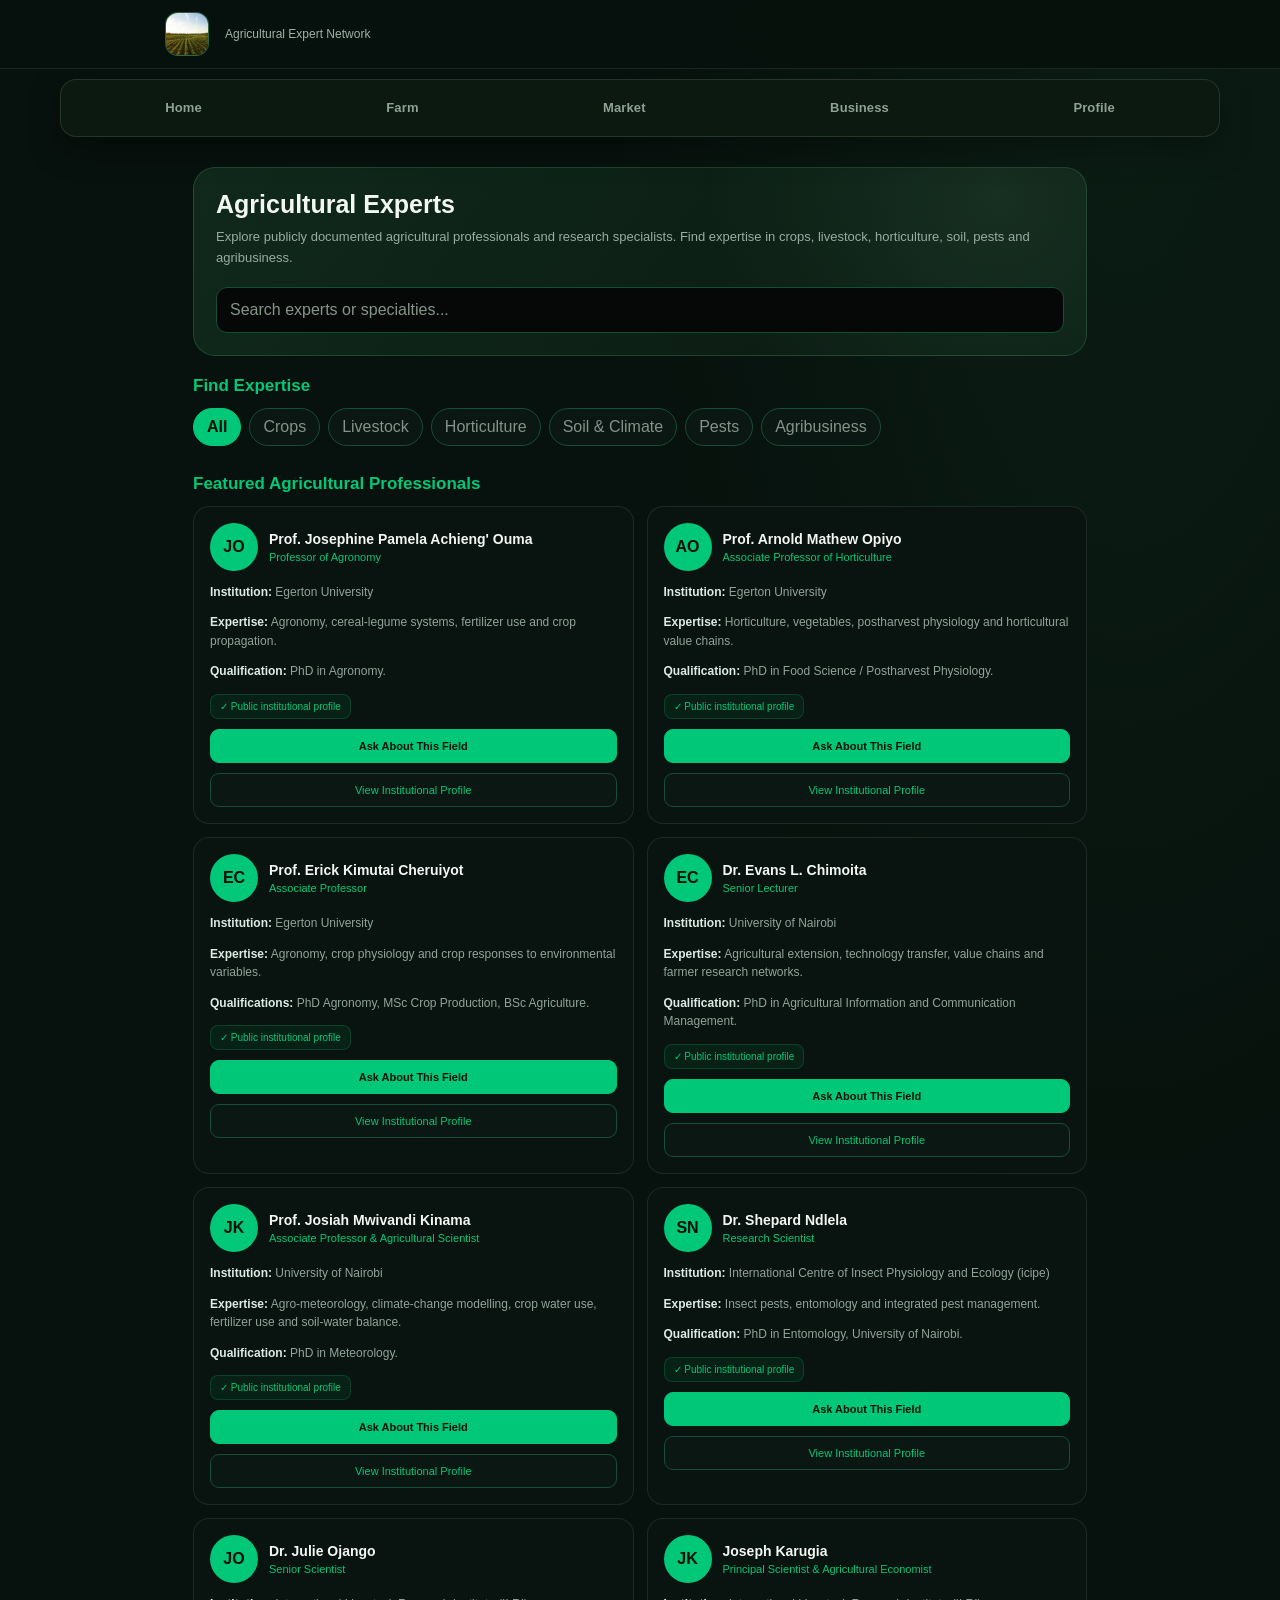
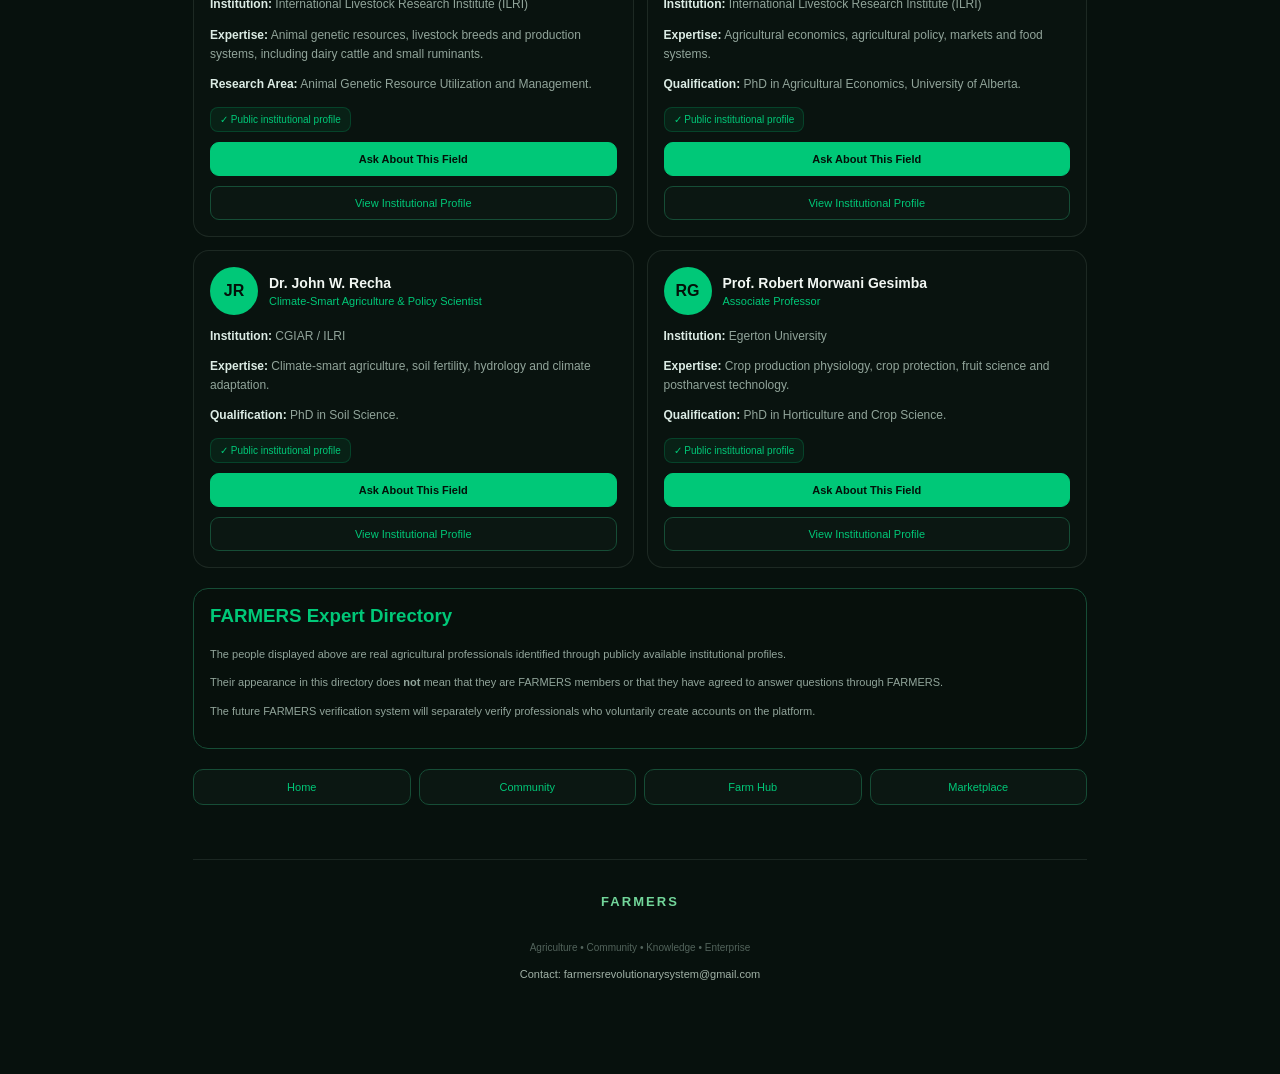
<file: experts.html>
<!DOCTYPE html>
<html lang="en">

<head>

<meta charset="UTF-8">

<meta name="viewport"
content="width=device-width, initial-scale=1.0">

<title>FARMERS - Agricultural Experts</title>

<style>

/* =========================
   FARMERS EXPERTS
   MAIN DESIGN
========================= */

* {
    box-sizing: border-box;
}

body {
    margin: 0;
    background: #050807;
    color: #e8f5ef;
    font-family: Arial, sans-serif;
}

.header {
    background: #07100c;
    border-bottom: 1px solid #123d2b;
    padding: 18px;
}

.header-inner {
    max-width: 950px;
    margin: auto;
}

.logo {
    color: #00c878;
    font-size: 24px;
    font-weight: bold;
}

.subtitle {
    color: #718078;
    font-size: 12px;
    margin-top: 5px;
}

.container {
    max-width: 950px;
    margin: auto;
    padding: 16px;
}

.hero {
    background: linear-gradient(
        135deg,
        #0b2117,
        #07100c
    );

    border: 1px solid #164d36;
    border-radius: 18px;
    padding: 22px;
    margin-bottom: 16px;
}

.hero h1 {
    color: #00c878;
    font-size: 25px;
    margin: 0 0 8px;
}

.hero p {
    color: #9aaba3;
    font-size: 13px;
    line-height: 1.6;
    margin: 0;
}

.search {
    margin-top: 18px;
}

.search input {
    width: 100%;
    padding: 13px;
    border-radius: 11px;
    border: 1px solid #164d36;
    background: #050807;
    color: white;
    outline: none;
}

.search input:focus {
    border-color: #00c878;
}

.section-title {
    color: #00c878;
    font-size: 17px;
    margin: 20px 0 12px;
}

.filters {
    display: flex;
    gap: 8px;
    overflow-x: auto;
    padding-bottom: 8px;
}

.filter {
    flex-shrink: 0;
    padding: 9px 13px;
    border-radius: 20px;
    border: 1px solid #164d36;
    background: #0b1712;
    color: #83938b;
    cursor: pointer;
}

.filter.active {
    background: #00c878;
    color: #031109;
    border-color: #00c878;
    font-weight: bold;
}

.expert-grid {
    display: grid;
    grid-template-columns: repeat(2, 1fr);
    gap: 13px;
}

.expert-card {
    background: #09130f;
    border: 1px solid #123d2b;
    border-radius: 16px;
    padding: 16px;
}

.expert-card:hover {
    border-color: #00c878;
}

.expert-top {
    display: flex;
    align-items: center;
    gap: 11px;
}

.expert-avatar {
    width: 48px;
    height: 48px;
    border-radius: 50%;
    background: #00c878;
    color: #031109;
    display: flex;
    align-items: center;
    justify-content: center;
    font-weight: bold;
    flex-shrink: 0;
}

.expert-name {
    font-size: 14px;
    font-weight: bold;
}

.expert-title {
    color: #00c878;
    font-size: 11px;
    margin-top: 4px;
}

@media (max-width: 650px) {

    .expert-grid {
        grid-template-columns: 1fr;
    }

}

</style>

<link rel="stylesheet" href="style.css">

</head>


<body>

<header class="header">

<div class="header-inner">

<div class="logo">
<a href="index.html" style="display:block;width:44px;height:44px;"><img class="logo-image" src="crop-rows.jpg" alt="FARMERS logo"></a>
</div>

<div class="subtitle">
Agricultural Expert Network
</div>

</div>

</header>

<nav class="primary-nav" aria-label="Primary navigation">
    <a href="index.html" class="primary-nav-item"><span>Home</span></a>
    <a href="farm-hub.html" class="primary-nav-item"><span>Farm</span></a>
    <a href="marketplace.html" class="primary-nav-item"><span>Market</span></a>
    <a href="agribusiness.html" class="primary-nav-item"><span>Business</span></a>
    <a href="profile.html" class="primary-nav-item"><span>Profile</span></a>
</nav>

<main class="container">


<section class="hero">

<h1>
Agricultural Experts
</h1>

<p>
Explore publicly documented agricultural
professionals and research specialists.
Find expertise in crops, livestock,
horticulture, soil, pests and agribusiness.
</p>


<div class="search">

<input
id="expertSearch"
type="search"
placeholder="Search experts or specialties...">

</div>

</section>


<h2 class="section-title">
Find Expertise
</h2>


<div class="filters">

<button
class="filter active"
data-category="all">
All
</button>

<button
class="filter"
data-category="crops">
Crops
</button>

<button
class="filter"
data-category="livestock">
Livestock
</button>

<button
class="filter"
data-category="horticulture">
Horticulture
</button>

<button
class="filter"
data-category="soil">
Soil & Climate
</button>

<button
class="filter"
data-category="pests">
Pests
</button>

<button
class="filter"
data-category="business">
Agribusiness
</button>

</div>


<h2 class="section-title">
Featured Agricultural Professionals
</h2>


<div
id="expertGrid"
class="expert-grid">
    <!-- =========================
     EXPERT 1
========================= -->

<article
class="expert-card"
data-category="crops"
data-search="josephine ouma agronomy crops cereals legumes fertilizer">

<div class="expert-top">

<div class="expert-avatar">
JO
</div>

<div>

<div class="expert-name">
Prof. Josephine Pamela Achieng' Ouma
</div>

<div class="expert-title">
Professor of Agronomy
</div>

</div>

</div>


<p class="expert-info">
<strong>Institution:</strong>
Egerton University
</p>


<p class="expert-info">
<strong>Expertise:</strong>
Agronomy, cereal-legume systems,
fertilizer use and crop propagation.
</p>


<p class="expert-info">
<strong>Qualification:</strong>
PhD in Agronomy.
</p>


<div class="credential-badge">
✓ Public institutional profile
</div>


<button
class="ask-button"
data-expert="Prof. Josephine Pamela Achieng' Ouma">

Ask About This Field

</button>


<button
class="source-button"
data-url="https://profiles.egerton.ac.ke/eprofile/18168">

View Institutional Profile

</button>

</article>


<!-- =========================
     EXPERT 2
========================= -->

<article
class="expert-card"
data-category="horticulture"
data-search="arnold opiyo horticulture vegetables postharvest flowers">

<div class="expert-top">

<div class="expert-avatar">
AO
</div>

<div>

<div class="expert-name">
Prof. Arnold Mathew Opiyo
</div>

<div class="expert-title">
Associate Professor of Horticulture
</div>

</div>

</div>


<p class="expert-info">
<strong>Institution:</strong>
Egerton University
</p>


<p class="expert-info">
<strong>Expertise:</strong>
Horticulture, vegetables,
postharvest physiology and
horticultural value chains.
</p>


<p class="expert-info">
<strong>Qualification:</strong>
PhD in Food Science /
Postharvest Physiology.
</p>


<div class="credential-badge">
✓ Public institutional profile
</div>


<button
class="ask-button"
data-expert="Prof. Arnold Mathew Opiyo">

Ask About This Field

</button>


<button
class="source-button"
data-url="https://profiles.egerton.ac.ke/eprofile/18210">

View Institutional Profile

</button>

</article>


<!-- =========================
     EXPERT 3
========================= -->

<article
class="expert-card"
data-category="crops"
data-search="erick cheruiyot agronomy crop physiology agriculture">

<div class="expert-top">

<div class="expert-avatar">
EC
</div>

<div>

<div class="expert-name">
Prof. Erick Kimutai Cheruiyot
</div>

<div class="expert-title">
Associate Professor
</div>

</div>

</div>


<p class="expert-info">
<strong>Institution:</strong>
Egerton University
</p>


<p class="expert-info">
<strong>Expertise:</strong>
Agronomy, crop physiology and
crop responses to environmental
variables.
</p>


<p class="expert-info">
<strong>Qualifications:</strong>
PhD Agronomy, MSc Crop Production,
BSc Agriculture.
</p>


<div class="credential-badge">
✓ Public institutional profile
</div>


<button
class="ask-button"
data-expert="Prof. Erick Kimutai Cheruiyot">

Ask About This Field

</button>


<button
class="source-button"
data-url="https://profiles.egerton.ac.ke/eprofile/19379">

View Institutional Profile

</button>

</article>


<!-- =========================
     EXPERT 4
========================= -->

<article
class="expert-card"
data-category="business"
data-search="evans chimoita agricultural extension technology transfer value chains farmers">

<div class="expert-top">

<div class="expert-avatar">
EC
</div>

<div>

<div class="expert-name">
Dr. Evans L. Chimoita
</div>

<div class="expert-title">
Senior Lecturer
</div>

</div>

</div>


<p class="expert-info">
<strong>Institution:</strong>
University of Nairobi
</p>


<p class="expert-info">
<strong>Expertise:</strong>
Agricultural extension,
technology transfer, value chains
and farmer research networks.
</p>


<p class="expert-info">
<strong>Qualification:</strong>
PhD in Agricultural Information
and Communication Management.
</p>


<div class="credential-badge">
✓ Public institutional profile
</div>


<button
class="ask-button"
data-expert="Dr. Evans L. Chimoita">

Ask About This Field

</button>


<button
class="source-button"
data-url="https://agrieconomics.uonbi.ac.ke/staff/dr-evans-l-chimoita">

View Institutional Profile

</button>

</article>
<!-- =========================
     EXPERT 5
========================= -->

<article
class="expert-card"
data-category="soil"
data-search="josiah kinama climate soil water fertilizer meteorology">

<div class="expert-top">

<div class="expert-avatar">
JK
</div>

<div>

<div class="expert-name">
Prof. Josiah Mwivandi Kinama
</div>

<div class="expert-title">
Associate Professor & Agricultural Scientist
</div>

</div>

</div>

<p class="expert-info">
<strong>Institution:</strong>
University of Nairobi
</p>

<p class="expert-info">
<strong>Expertise:</strong>
Agro-meteorology, climate-change
modelling, crop water use,
fertilizer use and soil-water balance.
</p>

<p class="expert-info">
<strong>Qualification:</strong>
PhD in Meteorology.
</p>

<div class="credential-badge">
✓ Public institutional profile
</div>

<button
class="ask-button"
data-expert="Prof. Josiah Mwivandi Kinama">
Ask About This Field
</button>

<button
class="source-button"
data-url="https://profiles.uonbi.ac.ke/jkinama">
View Institutional Profile
</button>

</article>


<!-- =========================
     EXPERT 6
========================= -->

<article
class="expert-card"
data-category="pests"
data-search="shepard ndlela insects pests entomology pest management icipe">

<div class="expert-top">

<div class="expert-avatar">
SN
</div>

<div>

<div class="expert-name">
Dr. Shepard Ndlela
</div>

<div class="expert-title">
Research Scientist
</div>

</div>

</div>

<p class="expert-info">
<strong>Institution:</strong>
International Centre of Insect
Physiology and Ecology (icipe)
</p>

<p class="expert-info">
<strong>Expertise:</strong>
Insect pests, entomology and
integrated pest management.
</p>

<p class="expert-info">
<strong>Qualification:</strong>
PhD in Entomology,
University of Nairobi.
</p>

<div class="credential-badge">
✓ Public institutional profile
</div>

<button
class="ask-button"
data-expert="Dr. Shepard Ndlela">
Ask About This Field
</button>

<button
class="source-button"
data-url="https://www.icipe.org/about/staff/shepard-ndlela">
View Institutional Profile
</button>

</article>


<!-- =========================
     EXPERT 7
========================= -->

<article
class="expert-card"
data-category="livestock"
data-search="julie ojango livestock cattle dairy goats animal genetics ilri">

<div class="expert-top">

<div class="expert-avatar">
JO
</div>

<div>

<div class="expert-name">
Dr. Julie Ojango
</div>

<div class="expert-title">
Senior Scientist
</div>

</div>

</div>

<p class="expert-info">
<strong>Institution:</strong>
International Livestock Research
Institute (ILRI)
</p>

<p class="expert-info">
<strong>Expertise:</strong>
Animal genetic resources,
livestock breeds and production
systems, including dairy cattle
and small ruminants.
</p>

<p class="expert-info">
<strong>Research Area:</strong>
Animal Genetic Resource
Utilization and Management.
</p>

<div class="credential-badge">
✓ Public institutional profile
</div>

<button
class="ask-button"
data-expert="Dr. Julie Ojango">
Ask About This Field
</button>

<button
class="source-button"
data-url="https://www.ilri.org/people/julie-ojango">
View Institutional Profile
</button>

</article>


<!-- =========================
     EXPERT 8
========================= -->

<article
class="expert-card"
data-category="business"
data-search="joseph karugia agricultural economics policy markets food systems ilri">

<div class="expert-top">

<div class="expert-avatar">
JK
</div>

<div>

<div class="expert-name">
Joseph Karugia
</div>

<div class="expert-title">
Principal Scientist & Agricultural Economist
</div>

</div>

</div>

<p class="expert-info">
<strong>Institution:</strong>
International Livestock Research
Institute (ILRI)
</p>

<p class="expert-info">
<strong>Expertise:</strong>
Agricultural economics,
agricultural policy, markets
and food systems.
</p>

<p class="expert-info">
<strong>Qualification:</strong>
PhD in Agricultural Economics,
University of Alberta.
</p>

<div class="credential-badge">
✓ Public institutional profile
</div>

<button
class="ask-button"
data-expert="Joseph Karugia">
Ask About This Field
</button>

<button
class="source-button"
data-url="https://www.ilri.org/people/joseph-karugia">
View Institutional Profile
</button>

</article>


<!-- =========================
     EXPERT 9
========================= -->

<article
class="expert-card"
data-category="soil"
data-search="john recha climate smart agriculture soil fertility hydrology">

<div class="expert-top">

<div class="expert-avatar">
JR
</div>

<div>

<div class="expert-name">
Dr. John W. Recha
</div>

<div class="expert-title">
Climate-Smart Agriculture
& Policy Scientist
</div>

</div>

</div>

<p class="expert-info">
<strong>Institution:</strong>
CGIAR / ILRI
</p>

<p class="expert-info">
<strong>Expertise:</strong>
Climate-smart agriculture,
soil fertility, hydrology and
climate adaptation.
</p>

<p class="expert-info">
<strong>Qualification:</strong>
PhD in Soil Science.
</p>

<div class="credential-badge">
✓ Public institutional profile
</div>

<button
class="ask-button"
data-expert="Dr. John W. Recha">
Ask About This Field
</button>

<button
class="source-button"
data-url="https://ccafs.cgiar.org/people/john-w-recha">
View Institutional Profile
</button>

</article>


<!-- =========================
     EXPERT 10
========================= -->

<article
class="expert-card"
data-category="horticulture"
data-search="robert gesimba horticulture crop protection fruit postharvest egerton">

<div class="expert-top">

<div class="expert-avatar">
RG
</div>

<div>

<div class="expert-name">
Prof. Robert Morwani Gesimba
</div>

<div class="expert-title">
Associate Professor
</div>

</div>

</div>

<p class="expert-info">
<strong>Institution:</strong>
Egerton University
</p>

<p class="expert-info">
<strong>Expertise:</strong>
Crop production physiology,
crop protection, fruit science
and postharvest technology.
</p>

<p class="expert-info">
<strong>Qualification:</strong>
PhD in Horticulture and
Crop Science.
</p>

<div class="credential-badge">
✓ Public institutional profile
</div>

<button
class="ask-button"
data-expert="Prof. Robert Morwani Gesimba">
Ask About This Field
</button>

<button
class="source-button"
data-url="https://profiles.egerton.ac.ke/eprofile/18253">
View Institutional Profile
</button>

</article>


</div>


<!-- =========================
     EXPERT CARD STYLES
========================= -->

<style>

.expert-info {
    color: #91a49a;
    font-size: 12px;
    line-height: 1.55;
    margin: 12px 0 0;
}

.expert-info strong {
    color: #dcece5;
}

.credential-badge {
    display: inline-block;
    margin-top: 13px;
    padding: 6px 9px;
    border-radius: 8px;
    background: rgba(0,200,120,.08);
    border: 1px solid rgba(0,200,120,.2);
    color: #00c878;
    font-size: 10px;
}

.ask-button,
.source-button {
    width: 100%;
    margin-top: 10px;
    padding: 10px;
    border-radius: 9px;
    cursor: pointer;
    font-size: 11px;
}

.ask-button {
    background: #00c878;
    color: #031109;
    border: 1px solid #00c878;
    font-weight: bold;
}

.source-button {
    background: #0b1712;
    color: #00c878;
    border: 1px solid #164d36;
}

.ask-button:hover {
    background: #18e28e;
}

.source-button:hover {
    border-color: #00c878;
}

</style>
<!-- =========================
     EXPERT QUESTIONS
========================= -->

<section
id="questionPanel"
style="display:none;">

<div class="question-box">

<h2>
Ask About Agriculture
</h2>

<p id="selectedExpert">
</p>

<textarea
id="expertQuestion"
placeholder="Describe your farming question clearly..."
></textarea>

<div class="question-buttons">

<button
id="cancelQuestion"
class="cancel-button">
Cancel
</button>

<button
id="sendQuestion"
class="ask-button">
Send Question
</button>

</div>

<p
id="questionMessage">
</p>

</div>

</section>


<!-- =========================
     IMPORTANT NOTICE
========================= -->

<section class="notice">

<h3>
FARMERS Expert Directory
</h3>

<p>
The people displayed above are real
agricultural professionals identified
through publicly available institutional
profiles.
</p>

<p>
Their appearance in this directory does
<strong>not</strong> mean that they are
FARMERS members or that they have agreed
to answer questions through FARMERS.
</p>

<p>
The future FARMERS verification system
will separately verify professionals who
voluntarily create accounts on the platform.
</p>

</section>


<!-- =========================
     NAVIGATION
========================= -->

<div class="navigation">

<button onclick="location.href='index.html'">
Home
</button>

<button onclick="location.href='community.html'">
Community
</button>

<button onclick="location.href='farm-hub.html'">
Farm Hub
</button>

<button onclick="location.href='marketplace.html'">
Marketplace
</button>

</div>


<footer>

<strong>
FARMERS
</strong>

<br>

Agriculture • Community • Knowledge • Enterprise

<p>
Contact:
<a href="mailto:farmersrevolutionarysystem@gmail.com">
farmersrevolutionarysystem@gmail.com
</a>
</p>

</footer>


<script>

/* =========================
   SEARCH
========================= */

const searchInput =
    document.getElementById(
        "expertSearch"
    );


const cards =
    document.querySelectorAll(
        ".expert-card"
    );


function filterExperts() {

    const search =
        searchInput.value
            .toLowerCase()
            .trim();


    const activeFilter =
        document.querySelector(
            ".filter.active"
        );


    const category =
        activeFilter
        ? activeFilter.dataset.category
        : "all";


    cards.forEach(
        function(card) {

            const text =
                card.dataset.search
                    .toLowerCase();


            const cardCategory =
                card.dataset.category;


            const searchMatch =
                text.includes(search);


            const categoryMatch =
                category === "all" ||
                cardCategory === category;


            if (
                searchMatch &&
                categoryMatch
            ) {

                card.style.display =
                    "";

            } else {

                card.style.display =
                    "none";

            }

        }
    );

}


searchInput.addEventListener(
    "input",
    filterExperts
);


/* =========================
   CATEGORY FILTERS
========================= */

document
    .querySelectorAll(".filter")
    .forEach(
        function(filter) {

            filter.addEventListener(
                "click",
                function() {

                    document
                        .querySelectorAll(
                            ".filter"
                        )
                        .forEach(
                            function(button) {

                                button.classList
                                    .remove(
                                        "active"
                                    );

                            }
                        );


                    filter.classList
                        .add("active");


                    filterExperts();

                }
            );

        }
    );


/* =========================
   ASK EXPERT
========================= */

let currentExpert = "";


document
    .querySelectorAll(".ask-button")
    .forEach(
        function(button) {

            button.addEventListener(
                "click",
                function() {

                    currentExpert =
                        button.dataset.expert;


                    document
                        .getElementById(
                            "selectedExpert"
                        )
                        .textContent =
                        "Question for " +
                        currentExpert;


                    document
                        .getElementById(
                            "questionPanel"
                        )
                        .style.display =
                        "block";


                    document
                        .getElementById(
                            "expertQuestion"
                        )
                        .focus();

                }
            );

        }
    );


/* =========================
   CANCEL
========================= */

document
    .getElementById(
        "cancelQuestion"
    )
    .addEventListener(
        "click",
        function() {

            document
                .getElementById(
                    "questionPanel"
                )
                .style.display =
                "none";


            document
                .getElementById(
                    "expertQuestion"
                )
                .value = "";


            document
                .getElementById(
                    "questionMessage"
                )
                .textContent = "";

        }
    );


/* =========================
   SEND QUESTION
========================= */

document
    .getElementById(
        "sendQuestion"
    )
    .addEventListener(
        "click",
        function() {

            const question =
                document
                    .getElementById(
                        "expertQuestion"
                    )
                    .value
                    .trim();


            const message =
                document
                    .getElementById(
                        "questionMessage"
                    );


            if (!question) {

                message.textContent =
                    "Please write a question.";

                return;

            }


            if (question.length < 10) {

                message.textContent =
                    "Please provide more detail.";

                return;

            }


            const savedQuestions =
                JSON.parse(
                    localStorage.getItem(
                        "farmersExpertQuestions"
                    )
                ) || [];


            savedQuestions.push({

                expert:
                    currentExpert,

                question:
                    question,

                date:
                    new Date()
                        .toLocaleString(),

                status:
                    "Pending"

            });


            localStorage.setItem(
                "farmersExpertQuestions",
                JSON.stringify(
                    savedQuestions
                )
            );


            message.textContent =
                "✓ Your question has been saved.";


            document
                .getElementById(
                    "expertQuestion"
                )
                .value = "";

        }
    );


/* =========================
   CREDENTIAL BUTTONS
========================= */

document
    .querySelectorAll(".source-button")
    .forEach(
        function(button) {

            button.addEventListener(
                "click",
                function() {

                    const url =
                        button.dataset.url;


                    window.open(
                        url,
                        "_blank"
                    );

                }
            );

        }
    );


console.log(
    "FARMERS Experts loaded successfully."
);

</script>


<style>

/* =========================
   QUESTION PANEL
========================= */

.question-box {
    margin-top: 20px;
    padding: 18px;
    background: #09130f;
    border: 1px solid #164d36;
    border-radius: 16px;
}

.question-box h2 {
    color: #00c878;
    margin-top: 0;
}

.question-box p {
    color: #91a49a;
    font-size: 12px;
    line-height: 1.5;
}

.question-box textarea {
    width: 100%;
    min-height: 120px;
    margin-top: 12px;
    padding: 12px;
    background: #050807;
    color: white;
    border: 1px solid #164d36;
    border-radius: 10px;
    resize: vertical;
    outline: none;
}

.question-box textarea:focus {
    border-color: #00c878;
}

.question-buttons {
    display: flex;
    gap: 8px;
}

.question-buttons button {
    flex: 1;
}

.cancel-button {
    margin-top: 10px;
    padding: 10px;
    border-radius: 9px;
    cursor: pointer;
    background: #0b1712;
    color: #9aaba3;
    border: 1px solid #164d36;
}


/* =========================
   NOTICE
========================= */

.notice {
    margin-top: 20px;
    padding: 16px;
    background: #07100c;
    border: 1px solid #164d36;
    border-radius: 15px;
}

.notice h3 {
    color: #00c878;
    margin-top: 0;
}

.notice p {
    color: #91a49a;
    font-size: 11px;
    line-height: 1.6;
}


/* =========================
   NAVIGATION
========================= */

.navigation {
    display: grid;
    grid-template-columns:
        repeat(4, 1fr);
    gap: 8px;
    margin-top: 20px;
}

.navigation button {
    padding: 11px 5px;
    background: #0b1712;
    color: #00c878;
    border: 1px solid #164d36;
    border-radius: 10px;
    cursor: pointer;
    font-size: 11px;
}

.navigation button:hover {
    background: #00c878;
    color: #031109;
}


/* =========================
   FOOTER
========================= */

footer {
    text-align: center;
    color: #52635b;
    font-size: 10px;
    line-height: 1.8;
    padding: 30px 10px;
}


@media (max-width: 500px) {

    .navigation {
        grid-template-columns:
            repeat(2, 1fr);
    }

}

</style>


</main>

</body>

</html>
</file>
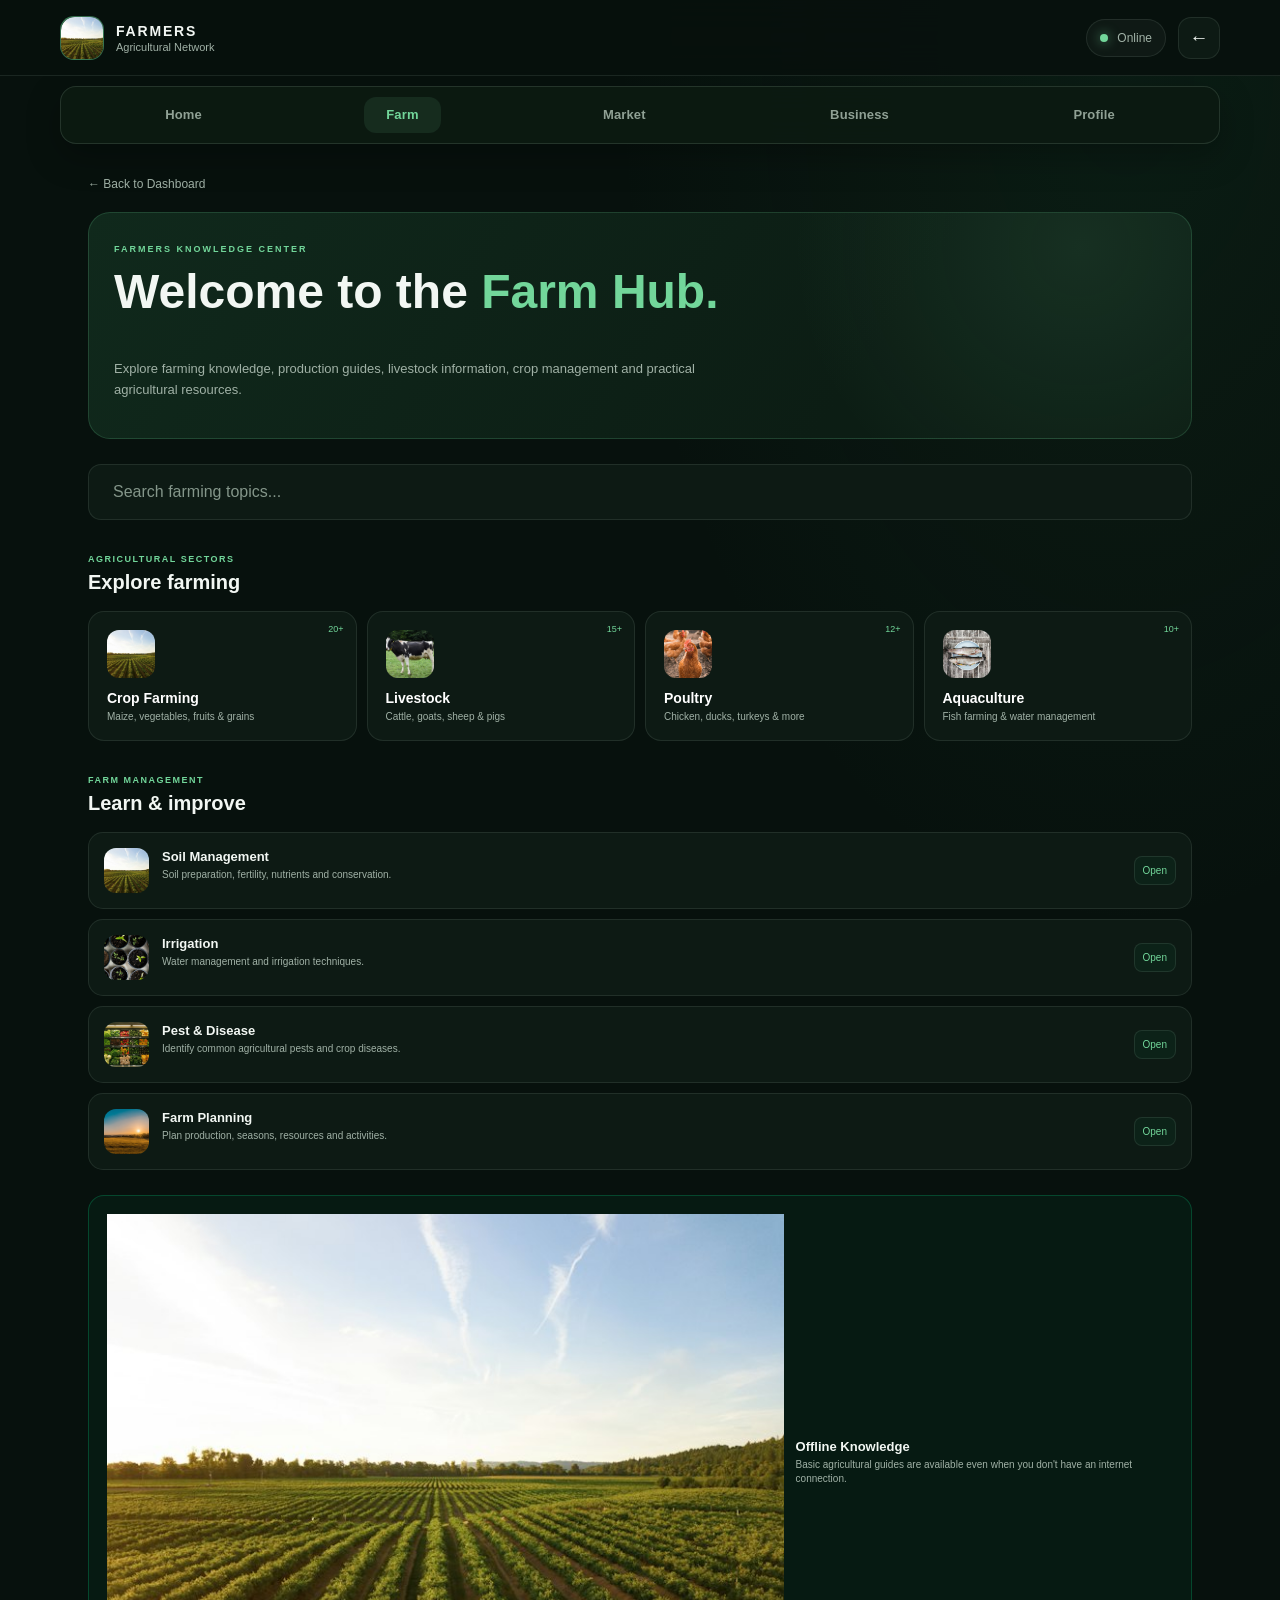
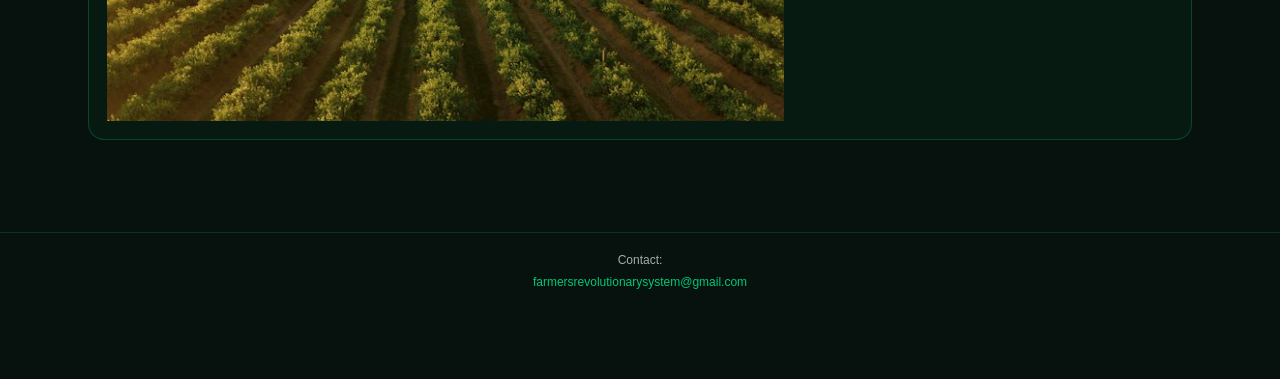
<file: farm-hub.html>
<!DOCTYPE html>
<html lang="en">

<head>

<meta charset="UTF-8">

<meta
    name="viewport"
    content="width=device-width, initial-scale=1.0"
>

<title>Farm Hub | FARMERS</title>

<link
    rel="stylesheet"
    href="style.css"
>

<style>

/* FARM HUB */

.page-container {
    width: min(950px, 100%);
    margin: auto;
    padding: 25px 17px 100px;
}

.back-row {
    margin-bottom: 20px;
}

.back-btn {
    display: inline-flex;
    align-items: center;
    gap: 7px;
    color: var(--muted);
    font-size: 12px;
}

.back-btn:hover {
    color: var(--emerald);
}


/* HERO */

.hub-hero {

    padding: 25px;

    border-radius: 20px;

    background:
        linear-gradient(
            135deg,
            rgba(0,200,120,.13),
            rgba(0,0,0,.1)
        );

    border:
        1px solid
        rgba(0,255,156,.2);

    margin-bottom: 25px;
}

.hub-label {

    color: var(--emerald);

    font-size: 9px;

    letter-spacing: 2px;

    font-weight: bold;
}

.hub-hero h1 {

    font-size:
        clamp(30px,8vw,48px);

    margin-top: 8px;
}

.hub-hero h1 span {

    color: var(--emerald);
}

.hub-hero p {

    color: var(--muted);

    font-size: 13px;

    line-height: 1.6;

    max-width: 600px;

    margin-top: 10px;
}


/* SEARCH */

.hub-search {

    display: flex;

    align-items: center;

    gap: 8px;

    background: var(--card);

    border:
        1px solid
        var(--border);

    border-radius: 13px;

    padding: 8px;

    margin-bottom: 25px;
}

.hub-search span {

    padding-left: 8px;
}

.hub-search input {

    flex: 1;

    min-width: 0;

    background: none;

    border: none;

    outline: none;

    color: white;

    padding: 10px 0;
}


/* SECTION */

.hub-section {

    margin-top: 28px;
}

.hub-title {

    margin-bottom: 13px;
}

.hub-title span {

    color: var(--emerald);

    font-size: 9px;

    letter-spacing: 1.5px;

    font-weight: bold;
}

.hub-title h2 {

    margin-top: 5px;

    font-size: 20px;
}


/* CATEGORIES */

.category-grid {

    display: grid;

    grid-template-columns:
        repeat(2,1fr);

    gap: 10px;
}

.farm-category {

    position: relative;

    background: var(--card);

    border:
        1px solid
        var(--border);

    border-radius: 16px;

    padding: 18px;

    text-align: left;

    color: white;

    cursor: pointer;

    transition: .2s;
}

.farm-category:hover {

    border-color:
        rgba(0,255,156,.4);

    transform:
        translateY(-2px);
}

.category-icon {

    font-size: 30px;

    margin-bottom: 12px;

    display: block;
}

.farm-category strong {

    display: block;

    font-size: 14px;
}

.farm-category small {

    display: block;

    color: var(--muted);

    font-size: 10px;

    margin-top: 5px;
}

.category-count {

    position: absolute;

    top: 12px;

    right: 12px;

    color: var(--emerald);

    font-size: 9px;
}


/* RESULTS */

#farmResults {

    display: none;

    margin-top: 10px;

    background: var(--card);

    border:
        1px solid
        var(--border);

    border-radius: 13px;

    padding: 12px;
}

.guide-list {
    display: grid;
    gap: 10px;
}

.guide {
    background: var(--card);
    border: 1px solid var(--border);
    border-radius: 15px;
    padding: 15px;
    display: flex;
    gap: 13px;
    align-items: center;
}

.guide-icon {
    width: 45px;
    height: 45px;
    flex-shrink: 0;
    border-radius: 12px;
    background: rgba(0,200,120,.08);
    display: flex;
    align-items: center;
    justify-content: center;
    font-size: 22px;
}

.guide-content {
    flex: 1;
}

.guide-content strong {
    display: block;
    font-size: 13px;
}

.guide-content p {
    color: var(--muted);
    font-size: 10px;
    line-height: 1.4;
    margin-top: 4px;
}

.guide-btn {
    border: 1px solid var(--border);
    background: rgba(0,200,120,.05);
    color: var(--emerald);
    border-radius: 8px;
    padding: 8px;
    font-size: 10px;
    cursor: pointer;
}

.farm-guide-dialog {
    width: min(600px, calc(100% - 32px));
    max-height: min(85vh, 760px);
    padding: 0;
    color: var(--text);
    background: var(--card);
    border: 1px solid var(--border);
    border-radius: 18px;
}

.farm-guide-dialog::backdrop {
    background: rgba(0, 0, 0, .72);
}

.farm-guide-content {
    padding: 22px;
    overflow-y: auto;
}

.farm-guide-header {
    display: flex;
    align-items: flex-start;
    justify-content: space-between;
    gap: 15px;
    margin-bottom: 12px;
}

.farm-guide-header h2 {
    color: var(--emerald);
    font-size: 22px;
}

.farm-guide-close {
    flex-shrink: 0;
    padding: 7px 11px;
    border: 1px solid var(--border);
    border-radius: 8px;
    color: var(--text);
    background: transparent;
    cursor: pointer;
}

.farm-guide-overview {
    color: var(--muted);
    font-size: 13px;
    line-height: 1.6;
}

.farm-guide-content h3 {
    margin: 20px 0 10px;
    font-size: 15px;
}

.farm-guide-steps {
    display: grid;
    gap: 10px;
    padding-left: 22px;
    color: var(--muted);
    font-size: 12px;
    line-height: 1.55;
}

.farm-guide-note {
    margin-top: 18px;
    padding: 12px;
    border: 1px solid var(--border);
    border-radius: 10px;
    color: var(--muted);
    font-size: 11px;
    line-height: 1.5;
}

.farm-guide-empty {
    color: var(--muted);
    font-size: 12px;
}

.offline-box {
    margin-top: 25px;
    padding: 18px;
    border-radius: 16px;
    border: 1px solid rgba(0,255,156,.2);
    background: rgba(0,200,120,.05);
    display: flex;
    gap: 12px;
    align-items: center;
}

.offline-icon {
    font-size: 27px;
}

.offline-box strong {
    display: block;
    font-size: 13px;
}

.offline-box p {
    color: var(--muted);
    font-size: 10px;
    margin-top: 4px;
    line-height: 1.4;
}@media (min-width:700px) {

    .category-grid {

        grid-template-columns:
            repeat(4,1fr);
    }

}

</style>

<link rel="stylesheet" href="style.css">

</head>


<body>


<!-- TOP BAR -->

<header class="topbar">

<a
    href="index.html"
    class="brand"
>

<div class="logo">
    <img class="logo-image" src="crop-rows.jpg" alt="FARMERS logo">
</div>

<div class="brand-text">

<strong>
    FARMERS
</strong>

<span>
    Agricultural Network
</span>

</div>

</a>


<div class="top-actions">

<span
    class="status-btn"
    id="connectionStatus"
>

<span class="status-dot"></span>

<span id="statusText">
    Online
</span>

</span>


<button
    class="menu-btn"
    onclick="history.back()"
>
    ←
</button>

</div>

</header>

<nav class="primary-nav" aria-label="Primary navigation">
    <a href="index.html" class="primary-nav-item"><span>Home</span></a>
    <a href="farm-hub.html" class="primary-nav-item active" aria-current="page"><span>Farm</span></a>
    <a href="marketplace.html" class="primary-nav-item"><span>Market</span></a>
    <a href="agribusiness.html" class="primary-nav-item"><span>Business</span></a>
    <a href="profile.html" class="primary-nav-item"><span>Profile</span></a>
</nav>

<!-- MAIN -->

<main class="page-container">


<div class="back-row">

<a
    href="index.html"
    class="back-btn"
>
    ← Back to Dashboard
</a>

</div>


<!-- HERO -->

<section class="hub-hero">

<span class="hub-label">
    FARMERS KNOWLEDGE CENTER
</span>

<h1>

Welcome to the

<span>
    Farm Hub.
</span>

</h1>

<p>

Explore farming knowledge,
production guides, livestock
information, crop management
and practical agricultural
resources.

</p>

</section>


<!-- SEARCH -->

<section>

<div class="hub-search">

<span>
</span>

<input
    id="farmSearch"
    type="search"
    placeholder="Search farming topics..."
>

</div>


<div id="farmResults"></div>

</section>
<!-- AGRICULTURAL SECTORS -->

<section class="hub-section">

<div class="hub-title">

<span>
    AGRICULTURAL SECTORS
</span>

<h2>
    Explore farming
</h2>

</div>


<div class="category-grid">


<button
    class="farm-category"
    data-category="crops"
>

<span class="category-icon">
    <img src="crop-rows.jpg" alt="" loading="lazy">
</span>

<strong>
    Crop Farming
</strong>

<small>
    Maize, vegetables,
    fruits & grains
</small>

<span class="category-count">
    20+
</span>

</button>


<button
    class="farm-category"
    data-category="livestock"
>

<span class="category-icon">
    <img src="dairy-cow.jpg" alt="" loading="lazy">
</span>

<strong>
    Livestock
</strong>

<small>
    Cattle, goats,
    sheep & pigs
</small>

<span class="category-count">
    15+
</span>

</button>


<button
    class="farm-category"
    data-category="poultry"
>

<span class="category-icon">
    <img src="poultry.jpg" alt="" loading="lazy">
</span>

<strong>
    Poultry
</strong>

<small>
    Chicken, ducks,
    turkeys & more
</small>

<span class="category-count">
    12+
</span>

</button>


<button
    class="farm-category"
    data-category="aquaculture"
>

<span class="category-icon">
    <img src="fish.jpg" alt="" loading="lazy">
</span>

<strong>
    Aquaculture
</strong>

<small>
    Fish farming &
    water management
</small>

<span class="category-count">
    10+
</span>

</button>


</div>

</section>


<!-- FARM MANAGEMENT -->

<section class="hub-section">

<div class="hub-title">

<span>
    FARM MANAGEMENT
</span>

<h2>
    Learn & improve
</h2>

</div>


<div class="guide-list">


<div class="guide">

<div class="guide-icon">
    <img src="crop-rows.jpg" alt="" loading="lazy">
</div>

<div class="guide-content">

<strong>
    Soil Management
</strong>

<p>
    Soil preparation,
    fertility, nutrients
    and conservation.
</p>

</div>

<button
    class="guide-btn"
    data-topic="soil"
>
    Open
</button>

</div>


<div class="guide">

<div class="guide-icon">
    <img src="seedlings.jpg" alt="" loading="lazy">
</div>

<div class="guide-content">

<strong>
    Irrigation
</strong>

<p>
    Water management
    and irrigation
    techniques.
</p>

</div>

<button
    class="guide-btn"
    data-topic="irrigation"
>
    Open
</button>

</div>


<div class="guide">

<div class="guide-icon">
    <img src="fresh-produce.jpg" alt="" loading="lazy">
</div>

<div class="guide-content">

<strong>
    Pest & Disease
</strong>

<p>
    Identify common
    agricultural pests
    and crop diseases.
</p>

</div>

<button
    class="guide-btn"
    data-topic="pests"
>
    Open
</button>

</div>


<div class="guide">

<div class="guide-icon">
    <img src="sunset-field.jpg" alt="" loading="lazy">
</div>

<div class="guide-content">

<strong>
    Farm Planning
</strong>

<p>
    Plan production,
    seasons, resources
    and activities.
</p>

</div>

<button
    class="guide-btn"
    data-topic="planning"
>
    Open
</button>

</div>


</div>

</section>


<!-- OFFLINE -->

<section class="offline-box">

<div class="offline-icon">
    <img src="crop-rows.jpg" alt="" loading="lazy">
</div>

<div>

<strong>
    Offline Knowledge
</strong>

<p>
    Basic agricultural guides
    are available even when
    you don't have an internet
    connection.
</p>

</div>

</section>


</main>


<dialog
    class="farm-guide-dialog"
    id="farmGuideDialog"
    aria-labelledby="farmGuideTitle"
>
    <div class="farm-guide-content">
        <div class="farm-guide-header">
            <h2 id="farmGuideTitle"></h2>
            <button
                type="button"
                class="farm-guide-close"
                id="closeFarmGuide"
                aria-label="Close guide"
            >
                Close
            </button>
        </div>
        <p class="farm-guide-overview" id="farmGuideOverview"></p>
        <h3 id="farmGuideStepsHeading">Practical steps and guidelines</h3>
        <ol class="farm-guide-steps" id="farmGuideSteps"></ol>
        <p class="farm-guide-note" id="farmGuideNote"></p>
    </div>
</dialog>


<!-- BOTTOM NAVIGATION -->

<nav class="bottom-nav">


<a
    href="index.html"
    class="bottom-item"
>

<span>
    ⌂
</span>

<small>
    Home
</small>

</a>


<a
    href="farm-hub.html"
    class="bottom-item active"
>

<span>
    Farm
</span>

<small>
    Farm
</small>

</a>


<a
    href="marketplace.html"
    class="bottom-item market"
>

<span>
    Market
</span>

<small>
    Market
</small>

</a>


<a
    href="agribusiness.html"
    class="bottom-item"
>

<span>
    ▥
</span>

<small>
    Business
</small>

</a>


<a
    href="profile.html"
    class="bottom-item"
>

<span>
    Profile
</span>

<small>
    Profile
</small>

</a>


</nav>
<script>

/* =========================
   CONNECTION
========================= */

function updateConnection() {

    const online =
        navigator.onLine;

    const text =
        document.getElementById(
            "statusText"
        );


    text.textContent =
        online
        ? "Online"
        : "Offline";

}


updateConnection();


window.addEventListener(
    "online",
    updateConnection
);


window.addEventListener(
    "offline",
    updateConnection
);


/* =========================
   OFFLINE FARM KNOWLEDGE
========================= */

const topics = [

    "Maize farming",

    "Tomato farming",

    "Potato farming",

    "Onion farming",

    "Beans farming",

    "Cabbage farming",

    "Avocado farming",

    "Dairy cattle",

    "Beef cattle",

    "Goat farming",

    "Sheep farming",

    "Pig farming",

    "Broiler chickens",

    "Layer chickens",

    "Kuku kienyeji",

    "Kenbro (Kenbroo) chickens",

    "Turkey farming",

    "Guinea fowl farming",

    "Duck farming",

    "Chicken diseases",

    "Poultry feeding",

    "Tilapia farming",

    "Catfish farming",

    "Soil management",

    "Irrigation",

    "Pest management",

    "Disease management",

    "Farm planning"

];


const search =
    document.getElementById(
        "farmSearch"
    );


const results =
    document.getElementById(
        "farmResults"
    );


search.addEventListener(
    "input",
    () => {

        const query =
            search.value
                .trim()
                .toLowerCase();


        if (!query) {

            results.style.display =
                "none";

            return;

        }


        const matches =
            topics.filter(topic =>

                topic
                    .toLowerCase()
                    .includes(query)

            );


        results.style.display =
            "block";


        if (!matches.length) {

            results.innerHTML = `

                <p style="
                    color:#83938b;
                    font-size:12px;
                ">

                    No offline topic found.

                    <br><br>

                    ${
                        navigator.onLine

                        ? "Online resources can provide broader information."

                        : "Connect to the internet to search broader resources."

                    }

                </p>

            `;

            return;

        }


        results.innerHTML =

            matches.map(topic => `

                <div style="
                    padding:10px 4px;
                    border-bottom:
                    1px solid
                    rgba(0,200,120,.1);
                    font-size:13px;
                ">

                    ${topic}

                </div>

            `).join("");

    }
);


/* =========================
   FARMING GUIDES
========================= */

const categoryGuides = {
    crops: {
        title: "Crop Farming",
        overview: "Plan crops around local climate, soil, water, and market needs. Keep simple records so you can learn from each season.",
        steps: [
            "Choose crop varieties suited to your area and the season; ask a local agricultural extension officer about locally recommended options.",
            "Prepare the field by clearing weeds and checking drainage. Use a soil test where available before deciding on soil amendments.",
            "Use healthy seed or planting material and follow the supplier or extension guidance for spacing, planting depth, and timing.",
            "Check the crop regularly for moisture stress, weeds, pests, and disease. Keep notes on what you observe and when.",
            "Harvest at the right maturity, handle produce gently, and plan storage or transport to reduce losses."
        ],
        note: "Input rates and crop calendars depend on the crop, variety, soil, and local conditions. Follow product labels and locally approved recommendations."
    },
    livestock: {
        title: "Livestock",
        overview: "Good animal care combines suitable housing, feed, clean water, hygiene, routine observation, and timely veterinary support.",
        steps: [
            "Provide secure, dry, well-ventilated shelter with enough room for animals to move and rest comfortably.",
            "Offer clean water daily and feed suited to the species, age, and production stage. Introduce feed changes gradually.",
            "Check animals each day for changes in appetite, movement, breathing, or behavior; keep sick animals separate where practical.",
            "Keep housing, feeding areas, and equipment clean. Use a locally appropriate vaccination and parasite-control plan developed with a veterinarian.",
            "Record births, treatments, feed use, production, and costs to help track animal health and farm performance."
        ],
        note: "For sick or injured animals, contact a qualified veterinarian or local livestock extension officer. Do not use medicines without professional guidance."
    },
    poultry: {
        title: "Poultry",
        overview: "Healthy poultry production depends on clean housing, reliable water, balanced feed, careful flock observation, and biosecurity.",
        steps: [
            "Prepare a dry, draft-protected, well-ventilated house with enough space for the type and number of birds.",
            "Provide clean drinking water and feed formulated for the birds' species and age; keep feeders and drinkers clean.",
            "Limit unnecessary visitors, use clean footwear and equipment, and avoid mixing new birds with the flock until appropriate health checks are completed.",
            "Observe the flock daily for changes in eating, drinking, droppings, activity, or egg production and act promptly on unusual signs.",
            "Keep records of flock numbers, feed, eggs or growth, mortality, cleaning, and veterinary care."
        ],
        note: "Ask a veterinarian or extension officer for a vaccination and disease-response plan suited to local poultry risks. Follow local rules for disposal of dead birds."
    },
    aquaculture: {
        title: "Aquaculture",
        overview: "Fish farming works best when water quality, stocking, feed, and pond or tank maintenance are monitored consistently.",
        steps: [
            "Select a site with a dependable water source and plan safe drainage that will not contaminate nearby water or land.",
            "Prepare the pond or tank and confirm that water conditions are suitable before stocking healthy fingerlings from a reputable supplier.",
            "Stock at a level suited to the system, species, water supply, and management capacity; seek local aquaculture advice before deciding numbers.",
            "Use feed appropriate for the fish and their size, avoid overfeeding, and remove uneaten feed or waste where appropriate.",
            "Check water and fish behavior regularly. Keep records of stocking, feeding, growth, water changes, and fish losses."
        ],
        note: "Water-quality needs differ by fish species and system. Consult a local fisheries or aquaculture officer for suitable measurements and stocking guidance."
    }
};

const managementGuides = {
    soil: {
        title: "Soil Management",
        overview: "Healthy soil supports crop roots, stores water, and supplies nutrients. Build soil care around observation, testing, and reducing erosion.",
        steps: [
            "Observe soil texture, drainage, slope, and crop performance across the field; note areas that differ.",
            "Use a soil test where possible before adding fertilizer or lime, and follow recommendations for the specific crop.",
            "Protect soil with suitable ground cover, crop residues, mulching, or cover crops where appropriate.",
            "Reduce erosion by maintaining vegetation, contouring, or using other locally suitable measures on sloping land.",
            "Rotate crops where practical and add well-managed organic matter to support soil structure."
        ],
        note: "Do not apply manure or other amendments without considering crop needs, food-safety guidance, and local environmental requirements."
    },
    irrigation: {
        title: "Irrigation",
        overview: "Efficient irrigation supplies water near the root zone when crops need it while avoiding runoff, waterlogging, and waste.",
        steps: [
            "Check the crop's growth stage, recent rainfall, soil moisture, and weather before deciding when to irrigate.",
            "Choose a method suited to the crop, field layout, water source, and available budget; maintain pipes, emitters, and channels.",
            "Apply water steadily near the root zone and avoid runoff. Smaller, well-timed applications may be preferable on some soils.",
            "Check fields after watering for dry patches, pooling, leaks, or signs of waterlogging and adjust the system.",
            "Keep irrigation water sources protected from contamination and record water use and irrigation dates."
        ],
        note: "Water needs vary with crop, soil, climate, and growth stage. Follow local water-use rules and seek extension advice for scheduling."
    },
    pests: {
        title: "Pest & Disease Management",
        overview: "Integrated pest management starts with correct identification and regular monitoring, then combines prevention and suitable control measures.",
        steps: [
            "Inspect crops regularly and record where symptoms or pests appear and whether the problem is spreading.",
            "Confirm the cause before acting; nutrient stress, weather, insects, and diseases can look similar.",
            "Use prevention such as crop rotation, field sanitation, resistant varieties, healthy planting material, and appropriate spacing.",
            "Where practical, remove affected plant material safely and encourage beneficial organisms; follow local guidance on control options.",
            "Use a pesticide only when appropriate, legally registered for the crop and problem, and exactly as directed on its label."
        ],
        note: "Never mix or apply crop-protection products contrary to label directions. Use required protective equipment, observe re-entry and harvest intervals, and keep products away from children, animals, and water."
    },
    planning: {
        title: "Farm Planning",
        overview: "A farm plan helps align production goals with available land, labor, inputs, cash, and likely market opportunities.",
        steps: [
            "Set clear seasonal goals and list the crops or livestock enterprises you plan to manage.",
            "Make a calendar for land preparation, planting or breeding, routine care, and expected harvest or sales.",
            "Estimate input, labor, transport, and other costs; compare these with realistic expected income and available cash.",
            "Check input availability and potential buyers early, and include storage, transport, and price changes in your plan.",
            "Keep records during the season and review results afterward to improve the next plan."
        ],
        note: "Keep a contingency for weather, price, health, and supply disruptions. Avoid borrowing or spending based only on best-case yield or price estimates."
    }
};

const farmGuideDialog = document.getElementById("farmGuideDialog");
const farmGuideTitle = document.getElementById("farmGuideTitle");
const farmGuideOverview = document.getElementById("farmGuideOverview");
const farmGuideSteps = document.getElementById("farmGuideSteps");
const farmGuideNote = document.getElementById("farmGuideNote");

function openFarmGuide(guide) {
    if (!guide) {
        return;
    }

    farmGuideTitle.textContent = guide.title;
    farmGuideOverview.textContent = guide.overview;
    farmGuideNote.textContent = guide.note;
    farmGuideSteps.replaceChildren(
        ...guide.steps.map(step => {
            const item = document.createElement("li");
            item.textContent = step;
            return item;
        })
    );
    farmGuideDialog.showModal();
}

document.querySelectorAll(".farm-category").forEach(button => {
    button.addEventListener("click", () => {
        openFarmGuide(categoryGuides[button.dataset.category]);
    });
});

document.querySelectorAll(".guide-btn").forEach(button => {
    button.addEventListener("click", () => {
        openFarmGuide(managementGuides[button.dataset.topic]);
    });
});

document.getElementById("closeFarmGuide").addEventListener("click", () => {
    farmGuideDialog.close();
});

farmGuideDialog.addEventListener("click", event => {
    if (event.target === farmGuideDialog) {
        farmGuideDialog.close();
    }
});

</script>

<footer style="margin:32px auto 0;padding:20px 12px 90px;border-top:1px solid rgba(0,200,120,.18);text-align:center;color:#a0b1a6;font:12px Arial,sans-serif;">
    Contact:
    <a style="color:#00c878;" href="mailto:farmersrevolutionarysystem@gmail.com">farmersrevolutionarysystem@gmail.com</a>
</footer>

</body>

</html>
</file>
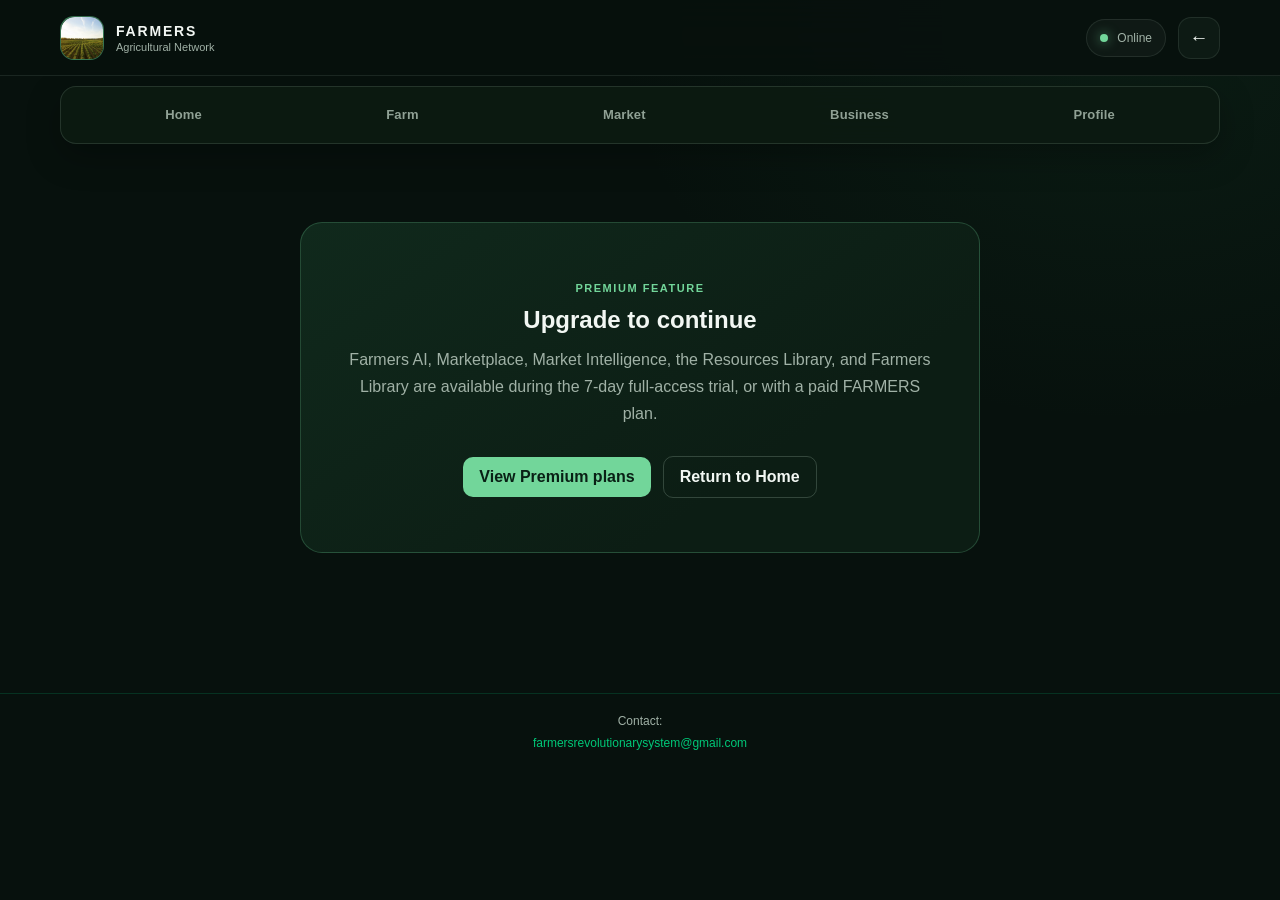
<file: farmers-ai.html>
<!DOCTYPE html>
<html lang="en">

<head>

<meta charset="UTF-8">

<meta
    name="viewport"
    content="width=device-width, initial-scale=1.0"
>

<title>FARMERS AI</title>

<link
    rel="stylesheet"
    href="style.css"
>

<style>

.ai-page {

    width: min(900px,100%);

    margin: auto;

    padding: 20px 14px 115px;

}


/* HEADER */

.ai-header {

    display: flex;

    align-items: center;

    gap: 12px;

    padding: 12px 4px 18px;

}


.ai-avatar {

    width: 48px;

    height: 48px;

    border-radius: 15px;

    background:
        rgba(0,200,120,.1);

    border:
        1px solid
        rgba(0,255,156,.3);

    display: flex;

    align-items: center;

    justify-content: center;

    font-size: 25px;

}


.ai-header strong {

    display: block;

    font-size: 17px;

}


.ai-header small {

    color: var(--muted);

    font-size: 9px;

}


.ai-status {

    margin-left: auto;

    font-size: 9px;

    color: var(--emerald);

}


/* WELCOME */

.ai-welcome {

    text-align: center;

    padding: 25px 10px;

}


.ai-welcome-icon {

    font-size: 48px;

    margin-bottom: 10px;
}


.ai-welcome h1 {

    font-size:
        clamp(25px,7vw,38px);
}


.ai-welcome h1 span {

    color: var(--emerald);
}


.ai-welcome p {

    color: var(--muted);

    font-size: 11px;

    line-height: 1.6;

    max-width: 550px;

    margin: 10px auto;
}


/* SUGGESTIONS */

.ai-toolbar {

    display: flex;
    align-items: center;
    justify-content: space-between;
    gap: 8px;
    margin-bottom: 12px;
}

.ai-toolbar-actions {
    display: flex;
    gap: 8px;
    flex-wrap: wrap;
}

.action-button {
    border: 1px solid var(--border);
    background: rgba(12, 23, 18, 0.9);
    color: var(--muted);
    border-radius: 12px;
    padding: 8px 10px;
    font-size: 9px;
    font-weight: 700;
    cursor: pointer;
}

.action-button.primary {
    background: rgba(0,200,120,.12);
    color: var(--emerald);
    border-color: rgba(0,255,156,.25);
}

.action-button:hover {
    color: var(--emerald);
    border-color: rgba(0,255,156,.3);
}

.suggestions {

    display: flex;

    gap: 8px;

    overflow-x: auto;

    padding: 5px 2px 15px;
}


.suggestion {

    flex-shrink: 0;

    background: var(--card);

    border:
        1px solid
        var(--border);

    color: var(--muted);

    border-radius: 18px;

    padding: 9px 12px;

    font-size: 10px;
}


.suggestion:hover {

    color: var(--emerald);

    border-color:
        rgba(0,255,156,.3);
}


/* CHAT */

.chat {

    display: flex;

    flex-direction: column;

    gap: 13px;

    min-height: 250px;

    padding-bottom: 15px;
}


.message {

    max-width: 85%;

    padding: 12px 14px;

    border-radius: 15px;

    font-size: 11px;

    line-height: 1.6;

    white-space: pre-wrap;
}


.message.ai {

    align-self: flex-start;

    background: var(--card);

    border:
        1px solid
        var(--border);

    border-bottom-left-radius: 4px;
}


.message.user {

    align-self: flex-end;

    background:
        rgba(0,200,120,.12);

    border:
        1px solid
        rgba(0,255,156,.2);

    border-bottom-right-radius: 4px;
}


/* INPUT */

.ai-input-area {

    position: fixed;

    bottom: 55px;

    left: 50%;

    transform: translateX(-50%);

    width: min(900px,100%);

    padding: 9px 12px;

    background:
        rgba(5,10,8,.96);

    border-top:
        1px solid
        var(--border);
}


.ai-input {

    display: flex;

    align-items: center;

    gap: 7px;

    background: var(--card);

    border:
        1px solid
        var(--border);

    border-radius: 14px;

    padding: 6px;
}


.ai-input textarea {

    flex: 1;

    resize: none;

    min-width: 0;

    height: 38px;

    max-height: 100px;

    background: none;

    border: none;

    outline: none;

    color: white;

    padding: 10px 7px;

    font-family: inherit;

    font-size: 11px;
}


.ai-input button {

    width: 40px;

    height: 40px;

    border: none;

    border-radius: 11px;

    background: var(--emerald);

    color: #001b0f;

    font-size: 16px;

    font-weight: bold;
}


/* TYPING */

.typing {

    color: var(--muted);

    font-size: 10px;

    padding: 5px;
}


@media (min-width:700px) {

    .ai-page {

        padding-left: 25px;

        padding-right: 25px;

    }

}

</style>

<link rel="stylesheet" href="style.css">

</head>


<body>


<header class="topbar">

<a
    href="index.html"
    class="brand"
>

<div class="logo">
    <img class="logo-image" src="crop-rows.jpg" alt="FARMERS logo">
</div>

<div class="brand-text">

<strong>
    FARMERS
</strong>

<span>
    Agricultural Network
</span>

</div>

</a>


<div class="top-actions">

<span class="status-btn">

<span class="status-dot"></span>

<span id="statusText">
    Online
</span>

</span>


<a
    href="index.html"
    class="menu-btn"
    style="
        display:flex;
        align-items:center;
        justify-content:center;
    "
>
    ←
</a>

</div>

</header>

<nav class="primary-nav" aria-label="Primary navigation">
    <a href="index.html" class="primary-nav-item"><span>Home</span></a>
    <a href="farm-hub.html" class="primary-nav-item"><span>Farm</span></a>
    <a href="marketplace.html" class="primary-nav-item"><span>Market</span></a>
    <a href="agribusiness.html" class="primary-nav-item"><span>Business</span></a>
    <a href="profile.html" class="primary-nav-item"><span>Profile</span></a>
</nav>

<main class="ai-page">


<!-- AI HEADER -->

<div class="ai-header">

<div class="ai-avatar">
    <img src="seedlings.jpg" alt="Young plants growing in seed trays">
</div>

<div>

<strong>
    FARMERS AI
</strong>

<small>
    Agricultural Intelligence
</small>

</div>

<div
    class="ai-status"
    id="aiMode"
>
    OFFLINE READY
</div>

</div>


<!-- WELCOME -->

<section
    class="ai-welcome"
    id="welcome"
>

<div class="ai-welcome-icon">
    <img src="crop-rows.jpg" alt="Rows of crops growing in a field">
</div>

<h1>

Your farm.
<br>

Your data.
<br>

<span>
    Smarter decisions.
</span>

</h1>

<p>

Ask me about crops, livestock,
farm management, agribusiness,
markets and agricultural
problems.

</p>

</section>


<!-- SUGGESTIONS -->

<div class="ai-toolbar">
    <div class="ai-toolbar-actions">
        <button class="action-button primary" id="newChatButton" type="button">New chat</button>
        <button class="action-button" id="liveModeButton" type="button">Live model</button>
    </div>
</div>

<div id="apiConfig" style="display:none; margin-bottom:12px; padding:10px; border:1px solid var(--border); border-radius:12px; background:var(--card);">
    <div style="display:flex; gap:8px; flex-direction:column;">
        <input id="apiKeyInput" type="password" placeholder="API key for OpenAI-compatible service" style="padding:10px 12px; border-radius:10px; border:1px solid var(--border); background:#07130d; color:#fff; font-size:10px;">
        <input id="apiEndpointInput" type="text" placeholder="https://api.openai.com/v1/chat/completions" style="padding:10px 12px; border-radius:10px; border:1px solid var(--border); background:#07130d; color:#fff; font-size:10px;">
        <input id="modelInput" type="text" placeholder="Model ID (for example: gpt-4o-mini)" style="padding:10px 12px; border-radius:10px; border:1px solid var(--border); background:#07130d; color:#fff; font-size:10px;">
        <button class="action-button primary" id="saveApiButton" type="button">Save live model settings</button>
    </div>
</div>

<div class="suggestions">

<button
    class="suggestion"
    data-question="How can I improve my maize yield?"
>
    Improve maize yield
</button>

<button
    class="suggestion"
    data-question="How do I calculate farm profit?"
>
    Calculate profit
</button>

<button
    class="suggestion"
    data-question="How should I manage my soil?"
>
    Soil management
</button>

<button
    class="suggestion"
    data-question="What should I consider before starting poultry farming?"
>
    Poultry farming
</button>

<button
    class="suggestion"
    data-question="How do I control pests and diseases in tomatoes?"
>
    Pest control
</button>

<button
    class="suggestion"
    data-question="How do I irrigate efficiently during drought?"
>
    Efficient irrigation
</button>

</div>


<!-- CHAT -->

<div
    class="chat"
    id="chat"
></div>


<!-- INPUT -->

<div class="ai-input-area">

<div class="ai-input">

<textarea
    id="aiInput"
    placeholder="Ask FARMERS AI..."
></textarea>


<button
    id="sendButton"
    title="Send"
>
    ↑
</button>

</div>

</div>


</main>


<!-- BOTTOM NAV -->

<nav class="bottom-nav">

<a
    href="index.html"
    class="bottom-item"
>

<span>
    ⌂
</span>

<small>
    Home
</small>

</a>


<a
    href="farm-hub.html"
    class="bottom-item"
>

<span>
    Farm
</span>

<small>
    Farm
</small>

</a>


<a
    href="marketplace.html"
    class="bottom-item"
>

<span>
    Market
</span>

<small>
    Market
</small>

</a>


<a
    href="agribusiness.html"
    class="bottom-item"
>

<span>
    ▥
</span>

<small>
    Business
</small>

</a>


<a
    href="profile.html"
    class="bottom-item active"
>

<span>
    AI
</span>

<small>
    AI
</small>

</a>

</nav>
<script>

const state = {
    liveEnabled: Boolean(localStorage.getItem("farmersAiApiKey")),
    apiKey: localStorage.getItem("farmersAiApiKey") || "",
    apiEndpoint: localStorage.getItem("farmersAiApiEndpoint") || "https://api.openai.com/v1/chat/completions",
    model: localStorage.getItem("farmersAiModel") || "gpt-4o-mini",
    conversation: [],
    busy: false
};

/* =========================
   FARMERS AI KNOWLEDGE
========================= */

const knowledge = {
    cropManagement: `
Good crop management starts with the right variety, timely planting, soil preparation, and field monitoring. For most crops, focus on:

• Seed quality and variety suited to your region
• Correct planting time and spacing
• Good soil fertility and drainage
• Timely weeding and thinning
• Water management and irrigation scheduling
• Pest and disease monitoring
• Harvest at the right maturity stage

Strong yields usually come from consistent field observation and early action before a small problem becomes a major loss.
`,
    maize: `
For maize production, focus on:

• Quality seed from a reliable source
• Planting at the right rainfall window
• Proper row spacing and plant population
• Balanced nutrition and soil fertility
• Weed control before canopy closure
• Pest and disease scouting
• Timely harvesting to reduce grain losses

Successful maize farming depends on soil health, moisture, and early action against pests and nutrient stress.
`,
    soil: `
Good soil management starts by understanding your soil.

Consider:

• Soil testing for pH, nutrients and organic matter
• Adding compost or manure to improve structure
• Correcting pH when needed
• Managing drainage and erosion
• Rotating crops to reduce nutrient depletion
• Cover crops and mulching to conserve moisture

Do not apply fertilizer blindly. The right rate depends on crop needs, soil type, and the actual field condition.
`,
    poultry: `
For poultry farming, plan for:

• Secure housing and ventilation
• Clean water and balanced feed
• Vaccination and biosecurity
• Temperature management
• Good stocking density
• Regular cleaning and litter management
• Health checks and record keeping

Profitability depends on mortality control, feed efficiency, and consistent market access.
`,
    livestock: `
Livestock management generally requires attention to:

• Balanced nutrition and clean water
• Housing and sanitation
• Vaccination and disease prevention
• Breeding and reproductive planning
• Records on births, growth and treatment
• Animal welfare and stress management
• Market timing and pricing

Healthy animals with good records are easier to manage and usually more profitable.
`,
    dairy: `
For dairy farming, the essentials are:

• Quality feed and mineral supplementation
• Clean water and regular feeding times
• Milking hygiene and udder health
• Vaccination and disease control
• Comfortable housing and shade
• Heat detection and breeding records
• Monitoring milk yield and feed cost

Good dairy production depends on animal health and efficient daily management.
`,
    fish: `
Fish farming requires stable water quality and careful planning.

Key points include:

• Water quality testing for oxygen, pH and temperature
• Stocking density suited to pond capacity
• Quality feed and regular feeding schedules
• Disease monitoring and biosecurity
• Pond cleaning and water exchange
• Harvest planning and market access

Healthy water and careful feeding are the biggest drivers of fish survival and growth.
`,
    profit: `
A simple farm profit formula is:

Profit = Revenue - Total Costs

Revenue may include crop sales, livestock sales, value-added products, and other income.

Costs can include:

• Seed, feed and fertilizer
• Labour and transport
• Veterinary and medicine
• Fuel, repairs and equipment
• Rent, water and utilities
• Packaging and storage

Strong farms track both direct costs and hidden losses such as spoilage, poor timing, and inefficiency.
`,
    irrigation: `
Efficient irrigation should consider:

• Crop water requirement by growth stage
• Soil type and infiltration rate
• Weather and evapotranspiration
• Water availability and scheduling
• Irrigation method such as drip, sprinkler or furrow

Avoid both under-watering and overwatering. Water stress reduces yield, while excess water can reduce oxygen and increase disease risk.
`,
    pests: `
For pest control, start by identifying the pest correctly.

Integrated pest management is usually the best approach:

• Field monitoring and scouting
• Correct identification of damage and pest stage
• Cultural practices such as crop rotation and sanitation
• Biological control where available
• Mechanical control such as traps and hand picking
• Selective and responsible pesticide use

Always read the label and follow local guidance before applying any chemical.
`,
    diseases: `
Crop disease management depends on prevention and early detection.

Common practices include:

• Planting healthy seed and resistant varieties
• Crop rotation and field sanitation
• Avoiding overcrowding and poor airflow
• Managing humidity and moisture
• Removing infected plants early
• Using appropriate treatments only when needed

Preventing disease is usually cheaper than trying to rescue a heavily infected field.
`,
    market: `
Before selling farm produce, compare:

• Selling price and buyer reliability
• Quantity demanded and order frequency
• Transport and packaging cost
• Storage and spoilage risks
• Timing and seasonality
• Market fees and quality standards

The best price is not always the best profit. A slightly lower price with lower transport and spoilage costs may be more profitable.
`,
    fertilizer: `
Fertilizer decisions should be based on crop needs and, where possible, soil-test results.

Consider:

• Nutrient balance for your crop
• Application timing and method
• Soil pH and organic matter levels
• Availability of compost or manure
• Moisture conditions at application time

Good nutrition comes from matching the fertilizer to crop demand, not applying a blanket rate everywhere.
`,
    greenhouse: `
Greenhouse farming gives better control over temperature, humidity, irrigation, and pests.

Important factors include:

• Ventilation and temperature control
• Humidity management
• Irrigation and nutrient delivery
• Crop spacing and light distribution
• Pest monitoring and sanitation
• Market planning and crop rotation

Greenhouses work best when the grower monitors the environment consistently.
`,
    weeds: `
Weed control matters from planting until crop establishment.

Good weed management includes:

• Early land preparation
• Timely weeding before competition starts
• Mulching and cover crops
• Crop spacing that reduces weed pressure
• Mechanical removal where practical
• Selective herbicide use only when needed

Weeds compete for water, nutrients and light, so early control protects yield.
`,
    compost: `
Compost improves soil structure, water holding capacity, and nutrient supply.

Basic compost steps:

• Collect crop residue, manure and plant material
• Mix with carbon and nitrogen sources
• Maintain moisture and aeration
• Turn regularly for even decomposition
• Use finished compost before planting or top dressing

Quality compost improves soil life and reduces dependency on heavy chemical inputs.
`,
    organic: `
Organic farming focuses on building healthy soil and healthy ecosystems.

Typical practices include:

• Compost and manure use
• Crop rotation and diversification
• Mulching and cover crops
• Biological pest control
• Reduced synthetic inputs
• Integrated soil and water management

Organic systems can be productive when planning, soil fertility and pest management are handled well.
`,
    climate: `
Climate-smart farming helps farmers adapt to changing weather patterns.

Good practices include:

• Selecting varieties suited to the local climate
• Conserving soil moisture during dry spells
• Using drainage and raised beds in wet zones
• Timing planting with rainfall patterns
• Diversifying enterprises to spread risk
• Keeping records of weather and yield

Climate resilience often comes from flexibility, soil health and careful planning.
`,
    agribusiness: `
A successful agribusiness balances production, cost control and market strategy.

The main questions are:

• What will we produce?
• What is the expected cost and margin?
• Who is the buyer?
• How will we store, process and transport it?
• What risks can we manage?

Good agribusiness decisions are based on numbers, market knowledge, and realistic production plans.
`,
    seeds: `
Seed selection strongly affects yield, disease tolerance and market value.

Important factors include:

• Adaptability to the local climate
• Disease and pest resistance
• Germination quality and vigor
• Maturity period and harvest window
• Suitability for your intended market

High-quality seed is one of the cheapest ways to improve productivity.
`,
    postharvest: `
Post-harvest handling protects value and reduces losses.

Key practices include:

• Early harvest at the correct maturity stage
• Careful grading and sorting
• Cleaning and drying when needed
• Safe storage with ventilation or moisture control
• Protection from insects, rodents and fungi
• Timely transport to market

Good post-harvest management can increase income without growing more food.
`,
    records: `
Good farm records can include:

• Crop and livestock activity logs
• Sales and input purchases
• Labour and transport costs
• Feed, fertilizer and medicine use
• Production yields and losses
• Machinery and repair records

Records help you see what is working, what is losing money, and what decisions to adjust next season.
`,
    general: `
Here is a strong general approach to farming:

1. Understand your land, climate and market.
2. Choose crops or livestock suited to your area.
3. Protect soil fertility and water resources.
4. Monitor pests, diseases and animal health early.
5. Keep clear records of costs, yields and sales.
6. Improve efficiency before expanding production.
7. Match output to market demand and transport capacity.

The most profitable farms are usually the most efficient and the most consistent, not necessarily the biggest.
`
};

function findTopic(text) {
    const q = text.toLowerCase();

    if (q.includes("maize") || q.includes("corn")) return knowledge.maize;
    if (q.includes("soil") || q.includes("fertility") || q.includes("ph") || q.includes("soil testing")) return knowledge.soil;
    if (q.includes("poultry") || q.includes("chicken") || q.includes("broiler") || q.includes("layer")) return knowledge.poultry;
    if (q.includes("cattle") || q.includes("goat") || q.includes("sheep") || q.includes("livestock") || q.includes("cow") || q.includes("bull")) return knowledge.livestock;
    if (q.includes("dairy") || q.includes("milk") || q.includes("udder")) return knowledge.dairy;
    if (q.includes("fish") || q.includes("aquaculture") || q.includes("pond")) return knowledge.fish;
    if (q.includes("profit") || q.includes("revenue") || q.includes("expense") || q.includes("budget") || q.includes("cost")) return knowledge.profit;
    if (q.includes("irrigation") || q.includes("drip") || q.includes("water") || q.includes("drought")) return knowledge.irrigation;
    if (q.includes("pest") || q.includes("insect") || q.includes("aphid") || q.includes("termite") || q.includes("armyworm") || q.includes("fall armyworm")) return knowledge.pests;
    if (q.includes("disease") || q.includes("fungus") || q.includes("blight") || q.includes("rust") || q.includes("mildew")) return knowledge.diseases;
    if (q.includes("market") || q.includes("sell") || q.includes("price") || q.includes("buyer") || q.includes("demand")) return knowledge.market;
    if (q.includes("fertilizer") || q.includes("fertiliser") || q.includes("manure") || q.includes("nutrient")) return knowledge.fertilizer;
    if (q.includes("greenhouse") || q.includes("nursery") || q.includes("polyhouse")) return knowledge.greenhouse;
    if (q.includes("weed") || q.includes("herbicide")) return knowledge.weeds;
    if (q.includes("compost") || q.includes("organic matter")) return knowledge.compost;
    if (q.includes("organic") || q.includes("bio") || q.includes("natural farming")) return knowledge.organic;
    if (q.includes("climate") || q.includes("rainfall") || q.includes("weather") || q.includes("flood")) return knowledge.climate;
    if (q.includes("agribusiness") || q.includes("enterprise") || q.includes("business plan") || q.includes("startup")) return knowledge.agribusiness;
    if (q.includes("seed") || q.includes("variety") || q.includes("germination")) return knowledge.seeds;
    if (q.includes("harvest") || q.includes("storage") || q.includes("post harvest") || q.includes("grain loss")) return knowledge.postharvest;
    if (q.includes("record") || q.includes("bookkeeping") || q.includes("logs") || q.includes("inventory")) return knowledge.records;
    if (q.includes("crop") || q.includes("plant") || q.includes("yield") || q.includes("farm") || q.includes("field")) return knowledge.cropManagement;

    return knowledge.general;
}

function buildFriendlyReply(question) {
    const text = question.trim();
    const lower = text.toLowerCase();

    if (!text) {
        return "Please ask a farming question and I will help with a practical answer.";
    }

    if (lower.includes("hello") || lower.includes("hi") || lower.includes("hey")) {
        return "Hello! I can help with crop production, soil health, irrigation, livestock, poultry, dairy, fish, farm records, pest management, markets, and agribusiness decisions. What would you like to know about your farm?";
    }

    if (lower.includes("thank")) {
        return "You are welcome. Keep tracking your costs, monitor your field early, and make decisions based on real farm data and local conditions.";
    }

    const topicReply = findTopic(text);
    if (topicReply) {
        return topicReply;
    }

    if (lower.includes("how") || lower.includes("what") || lower.includes("why") || lower.includes("when") || lower.includes("can")) {
        return "A practical general answer is to start by checking your land, climate, crop choice, soil fertility, and market demand. Then focus on water management, pest control, record keeping, and cost control before expanding production. The biggest gains usually come from better timing, better field health, and less waste.";
    }

    return "The strongest farming approach is to choose a crop or enterprise that matches your climate and market, protect your soil and water, monitor pests and diseases early, and keep good records of every input and sale. That combination is the foundation of productive and profitable farming.";
}

async function callLiveAi() {
    if (!state.liveEnabled || !state.apiKey) {
        return null;
    }

    const response = await fetch(state.apiEndpoint, {
        method: "POST",
        headers: {
            "Content-Type": "application/json",
            Authorization: `Bearer ${state.apiKey}`
        },
        body: JSON.stringify({
            model: state.model,
            messages: [
                {
                    role: "system",
                    content: "You are FARMERS AI, a careful, helpful agricultural assistant. Answer the user's actual question directly and specifically; do not repeat generic advice or previous answers. Use the conversation history to understand follow-up questions and avoid repeating yourself. Explain uncertainty, never invent facts, diagnoses, pesticide doses, prices, or local regulations. Ask a focused clarifying question when crop/animal, location, growth stage, symptoms, or other essential details are missing. For potentially harmful crop-protection or animal-health decisions, give safe general steps and recommend a local extension officer or veterinarian when appropriate. Keep answers clear and practical. If useful, organize the reply as: likely explanation, actions to take, and what details to check next."
                },
                ...state.conversation.slice(-20)
            ],
            temperature: 0.4
        })
    });

    if (!response.ok) {
        let detail = "";
        try {
            const errorData = await response.json();
            detail = errorData.error && errorData.error.message
                ? `: ${errorData.error.message}`
                : "";
        } catch (error) {
            detail = "";
        }
        throw new Error(`Live AI request failed (${response.status})${detail}`);
    }

    const data = await response.json();
    const answer = data && data.choices && data.choices[0] &&
        data.choices[0].message && data.choices[0].message.content;
    if (typeof answer !== "string" || !answer.trim()) {
        throw new Error("The AI service returned an empty answer.");
    }
    return answer.trim();
}

async function generateResponse(question) {
    if (state.liveEnabled && state.apiKey) {
        return callLiveAi();
    }

    const reply = buildFriendlyReply(question);
    const previousReply = [...state.conversation]
        .reverse()
        .find((message) => message.role === "assistant");
    if (previousReply && previousReply.content.trim() === reply.trim()) {
        return "I already shared my general guidance on that. To give you a more specific answer, tell me your location, the crop or animal, its growth stage, and what you have observed so far.";
    }
    return reply;
}

const chat = document.getElementById("chat");
const input = document.getElementById("aiInput");
const sendButton = document.getElementById("sendButton");
const welcome = document.getElementById("welcome");
const newChatButton = document.getElementById("newChatButton");
const liveModeButton = document.getElementById("liveModeButton");
const apiConfig = document.getElementById("apiConfig");
const apiKeyInput = document.getElementById("apiKeyInput");
const apiEndpointInput = document.getElementById("apiEndpointInput");
const modelInput = document.getElementById("modelInput");
const saveApiButton = document.getElementById("saveApiButton");
const sharedMessage = new URLSearchParams(location.search).get("shared");

if (sharedMessage) {
    input.value = "Help me respond to or discuss this FARMERS community message:\n\n" + sharedMessage;
}

if (state.apiKey) {
    apiKeyInput.value = state.apiKey;
}

if (state.apiEndpoint) {
    apiEndpointInput.value = state.apiEndpoint;
}

modelInput.value = state.model;

function addMessage(text, type) {
    welcome.style.display = "none";
    const message = document.createElement("div");
    message.className = "message " + type;
    message.textContent = String(text).trim();
    chat.appendChild(message);
    window.scrollTo({ top: document.body.scrollHeight, behavior: "smooth" });
}

function showTyping() {
    const typing = document.createElement("div");
    typing.id = "typing";
    typing.className = "typing ai";
    typing.textContent = "FARMERS AI is thinking...";
    chat.appendChild(typing);
}

function removeTyping() {
    const typing = document.getElementById("typing");
    if (typing) typing.remove();
}

async function sendMessage() {
    const question = input.value.trim();
    if (!question || state.busy) {
        return;
    }

    state.busy = true;
    sendButton.disabled = true;
    addMessage(question, "user");
    state.conversation.push({ role: "user", content: question });
    state.conversation = state.conversation.slice(-20);
    input.value = "";
    showTyping();

    try {
        const response = await generateResponse(question);
        removeTyping();
        addMessage(response, "ai");
        state.conversation.push({ role: "assistant", content: response });
        state.conversation = state.conversation.slice(-20);
        saveConversation();
    } catch (error) {
        removeTyping();
        state.conversation.pop();
        const message = error instanceof Error ? error.message : "The AI service is temporarily unavailable.";
        const creditsExhausted = /429/.test(message) && /credit|billing|quota/i.test(message);

        if (creditsExhausted) {
            const offlineAnswer = buildFriendlyReply(question);
            addMessage(
                `Live AI is unavailable because this API account has no credits remaining. Add credits to the API account's billing page to restore live answers. For now, here is limited built-in guidance; it may not cover your specific situation:\n\n${offlineAnswer}`,
                "ai"
            );
            const billingLink = document.createElement("a");
            billingLink.href = "https://platform.openai.com/settings/organization/billing/";
            billingLink.target = "_blank";
            billingLink.rel = "noopener noreferrer";
            billingLink.textContent = "Open OpenAI billing";
            billingLink.style.cssText = "display:inline-block;margin-top:8px;color:var(--emerald);";
            chat.lastElementChild.appendChild(billingLink);
        } else {
            addMessage(`${message} Check your live model settings or try again shortly.`, "ai");
        }
    } finally {
        state.busy = false;
        sendButton.disabled = false;
    }
}

sendButton.addEventListener("click", sendMessage);

input.addEventListener("keydown", (event) => {
    if (event.key === "Enter" && !event.shiftKey) {
        event.preventDefault();
        sendMessage();
    }
});

document.querySelectorAll(".suggestion").forEach((button) => {
    button.addEventListener("click", () => {
        input.value = button.dataset.question;
        sendMessage();
    });
});

newChatButton.addEventListener("click", () => {
    chat.innerHTML = "";
    welcome.style.display = "block";
    localStorage.removeItem("farmersAIChat");
    localStorage.removeItem("farmersAIConversation");
    state.conversation = [];
});

liveModeButton.addEventListener("click", () => {
    apiConfig.style.display = apiConfig.style.display === "none" ? "block" : "none";
});

saveApiButton.addEventListener("click", () => {
    const apiKey = apiKeyInput.value.trim();
    const endpoint = apiEndpointInput.value.trim() || "https://api.openai.com/v1/chat/completions";
    const model = modelInput.value.trim() || "gpt-4o-mini";

    if (!apiKey) {
        state.liveEnabled = false;
        state.apiKey = "";
        localStorage.removeItem("farmersAiApiKey");
        localStorage.removeItem("farmersAiApiEndpoint");
        localStorage.removeItem("farmersAiModel");
        updateAIStatus();
        alert("Live AI is disabled until you add an API key. Local answers are limited and may not cover every question.");
        return;
    }

    state.liveEnabled = true;
    state.apiKey = apiKey;
    state.apiEndpoint = endpoint;
    state.model = model;
    localStorage.setItem("farmersAiApiKey", apiKey);
    localStorage.setItem("farmersAiApiEndpoint", endpoint);
    localStorage.setItem("farmersAiModel", model);
    apiConfig.style.display = "none";
    updateAIStatus();
    addMessage("Live model settings saved. FARMERS AI will use the configured model for your next question. Answers can still be imperfect; verify important farm, veterinary, chemical, and regulatory decisions locally.", "ai");
});

function updateAIStatus() {
    const status = document.getElementById("statusText");
    const mode = document.getElementById("aiMode");

    if (navigator.onLine) {
        status.textContent = "Online";
        mode.textContent = state.liveEnabled ? "LIVE AI READY" : "LOCAL KNOWLEDGE";
    } else {
        status.textContent = "Offline";
        mode.textContent = "LOCAL KNOWLEDGE";
    }
}

updateAIStatus();
window.addEventListener("online", updateAIStatus);
window.addEventListener("offline", updateAIStatus);

function saveChat() {
    localStorage.setItem("farmersAIChat", chat.innerHTML);
}

function saveConversation() {
    localStorage.setItem("farmersAIConversation", JSON.stringify(state.conversation));
}

function loadChat() {
    const saved = localStorage.getItem("farmersAIChat");
    if (saved) {
        chat.innerHTML = saved;
        welcome.style.display = "none";
    }

    try {
        const storedConversation = localStorage.getItem("farmersAIConversation");
        const savedConversation = storedConversation
            ? JSON.parse(storedConversation)
            : Array.from(chat.querySelectorAll(".message.user, .message.ai")).map((message) => ({
                role: message.classList.contains("user") ? "user" : "assistant",
                content: message.textContent || ""
            }));
        if (Array.isArray(savedConversation)) {
            state.conversation = savedConversation
                .filter((message) =>
                    message &&
                    (message.role === "user" || message.role === "assistant") &&
                    typeof message.content === "string"
                )
                .slice(-20);
        }
    } catch (error) {
        state.conversation = [];
    }
}

loadChat();
const observer = new MutationObserver(saveChat);
observer.observe(chat, { childList: true });
</script>
<script src="plan-access.js"></script>

<footer style="margin:32px auto 0;padding:20px 12px 90px;border-top:1px solid rgba(0,200,120,.18);text-align:center;color:#a0b1a6;font:12px Arial,sans-serif;">
    Contact:
    <a style="color:#00c878;" href="mailto:farmersrevolutionarysystem@gmail.com">farmersrevolutionarysystem@gmail.com</a>
</footer>

</body>

</html>
</file>
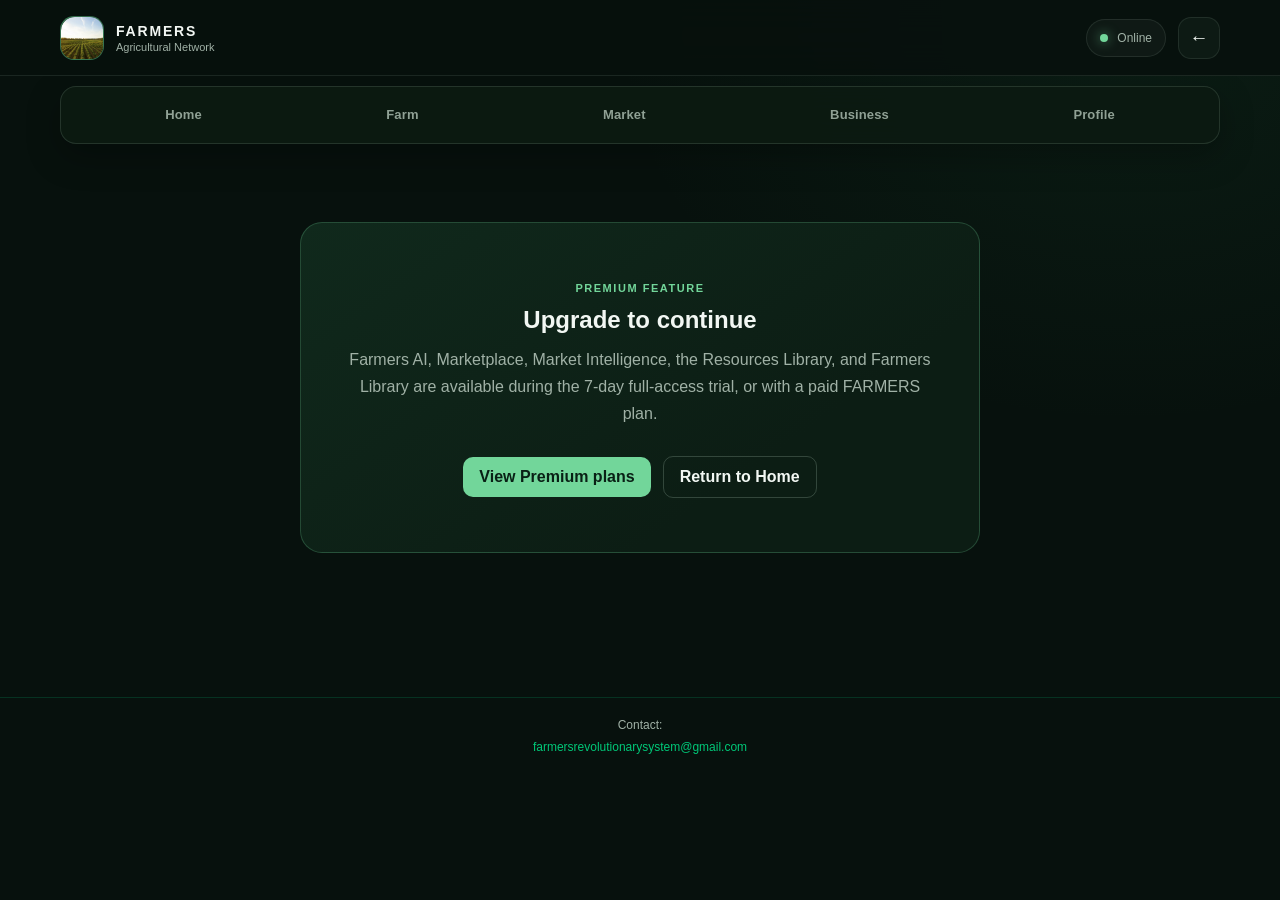
<file: farmers-library.html>
<!DOCTYPE html>
<html lang="en">
<head>
    <meta charset="UTF-8">
    <meta name="viewport" content="width=device-width, initial-scale=1.0">
    <meta name="description" content="Agriculture learning notes and study guides for Form One to university students.">
    <title>Farmers Library | FARMERS</title>
    <link rel="stylesheet" href="style.css">
    <style>
        .library-page {
            width: min(1160px, 100%);
            margin: 0 auto;
            padding: 30px 28px 64px;
        }

        .library-hero {
            padding: clamp(24px, 5vw, 44px);
            border: 1px solid rgba(114, 214, 154, .18);
            border-radius: 22px;
            background:
                radial-gradient(circle at 90% 15%, rgba(114, 214, 154, .1), transparent 18rem),
                linear-gradient(125deg, #10291c, #0c1d14 70%);
        }

        .library-eyebrow,
        .library-section-label {
            color: var(--green);
            font-size: 11px;
            font-weight: 800;
            letter-spacing: .14em;
        }

        .library-hero h1 {
            max-width: 760px;
            margin: 12px 0;
            font-size: clamp(32px, 6vw, 54px);
            line-height: 1.08;
        }

        .library-hero h1 span {
            color: var(--green);
        }

        .library-hero p {
            max-width: 720px;
            color: var(--muted);
            line-height: 1.7;
        }

        .library-note {
            margin-top: 20px;
            padding: 13px 15px;
            border-left: 3px solid var(--green);
            border-radius: 0 10px 10px 0;
            background: rgba(114, 214, 154, .07);
            color: var(--muted);
            font-size: 13px;
            line-height: 1.6;
        }

        .library-controls {
            display: grid;
            grid-template-columns: minmax(200px, 1fr) minmax(180px, .55fr);
            gap: 12px;
            margin: 24px 0;
        }

        .library-controls input,
        .library-controls select {
            width: 100%;
            min-height: 46px;
            padding: 10px 13px;
            border: 1px solid var(--line);
            border-radius: 12px;
            background: var(--surface);
            color: var(--text);
        }

        .library-heading {
            display: flex;
            align-items: end;
            justify-content: space-between;
            gap: 12px;
            margin: 26px 0 14px;
        }

        .library-heading h2 {
            margin: 5px 0 0;
        }

        .library-count {
            color: var(--muted);
            font-size: 12px;
        }

        .library-grid {
            display: grid;
            grid-template-columns: repeat(2, minmax(0, 1fr));
            gap: 14px;
        }

        .study-card {
            padding: 19px;
            border: 1px solid var(--line);
            border-radius: 16px;
            background: var(--surface);
        }

        .study-meta {
            display: flex;
            flex-wrap: wrap;
            gap: 7px;
            margin-bottom: 12px;
        }

        .study-meta span {
            padding: 5px 9px;
            border: 1px solid var(--line);
            border-radius: 999px;
            color: var(--green);
            font-size: 11px;
        }

        .study-card h3 {
            margin: 0 0 8px;
            font-size: 17px;
        }

        .study-card > p {
            margin: 0;
            color: var(--muted);
            font-size: 13px;
            line-height: 1.6;
        }

        .study-card details {
            margin-top: 15px;
            border-top: 1px solid var(--line);
            padding-top: 12px;
        }

        .study-card summary {
            color: var(--green);
            cursor: pointer;
            font-size: 13px;
            font-weight: 700;
        }

        .study-card details p,
        .study-card details ul {
            color: var(--muted);
            font-size: 13px;
            line-height: 1.65;
        }

        .study-card details ul {
            padding-left: 20px;
        }

        .library-empty {
            grid-column: 1 / -1;
            padding: 24px;
            border: 1px dashed var(--line);
            border-radius: 14px;
            color: var(--muted);
            text-align: center;
        }

        @media (max-width: 640px) {
            .library-page {
                padding: 24px 18px 48px;
            }

            .library-controls,
            .library-grid {
                grid-template-columns: 1fr;
            }

            .library-heading {
                align-items: start;
                flex-direction: column;
            }
        }
    </style>
</head>
<body>
    <header class="topbar">
        <a href="index.html" class="brand">
            <span class="logo"><img class="logo-image" src="crop-rows.jpg" alt="FARMERS logo"></span>
            <span class="brand-text"><strong>FARMERS</strong><span>Agricultural Network</span></span>
        </a>
        <div class="top-actions">
            <span class="status-btn"><span class="status-dot"></span><span id="statusText">Online</span></span>
            <a href="index.html" class="menu-btn" aria-label="Back to home">←</a>
        </div>
    </header>

    <nav class="primary-nav" aria-label="Primary navigation">
        <a href="index.html" class="primary-nav-item"><span>Home</span></a>
        <a href="farm-hub.html" class="primary-nav-item"><span>Farm</span></a>
        <a href="marketplace.html" class="primary-nav-item"><span>Market</span></a>
        <a href="agribusiness.html" class="primary-nav-item"><span>Business</span></a>
        <a href="profile.html" class="primary-nav-item"><span>Profile</span></a>
    </nav>

    <main class="library-page">
        <section class="library-hero">
            <span class="library-eyebrow">FARMERS LIBRARY</span>
            <h1>Learn agriculture from <span>Form One to university.</span></h1>
            <p>Explore clear study notes, practical concepts, and guided learning paths in agriculture, biology, environment, and agribusiness.</p>
            <div class="library-note">
                These are supplementary learning materials, not official examination papers or a replacement for your school or university syllabus. Course names and requirements vary by institution.
            </div>
        </section>

        <section aria-labelledby="browseTitle">
            <div class="library-controls">
                <input id="librarySearch" type="search" placeholder="Search subjects or topics..." aria-label="Search library">
                <select id="levelFilter" aria-label="Filter by learning level">
                    <option value="all">All learning levels</option>
                    <option value="form-1">Form One</option>
                    <option value="form-2">Form Two</option>
                    <option value="form-3">Form Three</option>
                    <option value="form-4">Form Four</option>
                    <option value="tvet">TVET</option>
                    <option value="university">University</option>
                </select>
            </div>
            <div class="library-heading">
                <div>
                    <span class="library-section-label">STUDY AND GROW</span>
                    <h2 id="browseTitle">Learning library</h2>
                </div>
                <span class="library-count" id="libraryCount" aria-live="polite"></span>
            </div>
            <div class="library-grid" id="libraryGrid" aria-live="polite"></div>
        </section>
    </main>

    <script src="farmers-library.js"></script>
    <script src="plan-access.js"></script>
    <footer style="margin:32px auto 0;padding:20px 12px 90px;border-top:1px solid rgba(0,200,120,.18);text-align:center;color:#a0b1a6;font:12px Arial,sans-serif;">
        Contact:
        <a style="color:#00c878;" href="mailto:farmersrevolutionarysystem@gmail.com">farmersrevolutionarysystem@gmail.com</a>
    </footer>
</body>
</html>
</file>
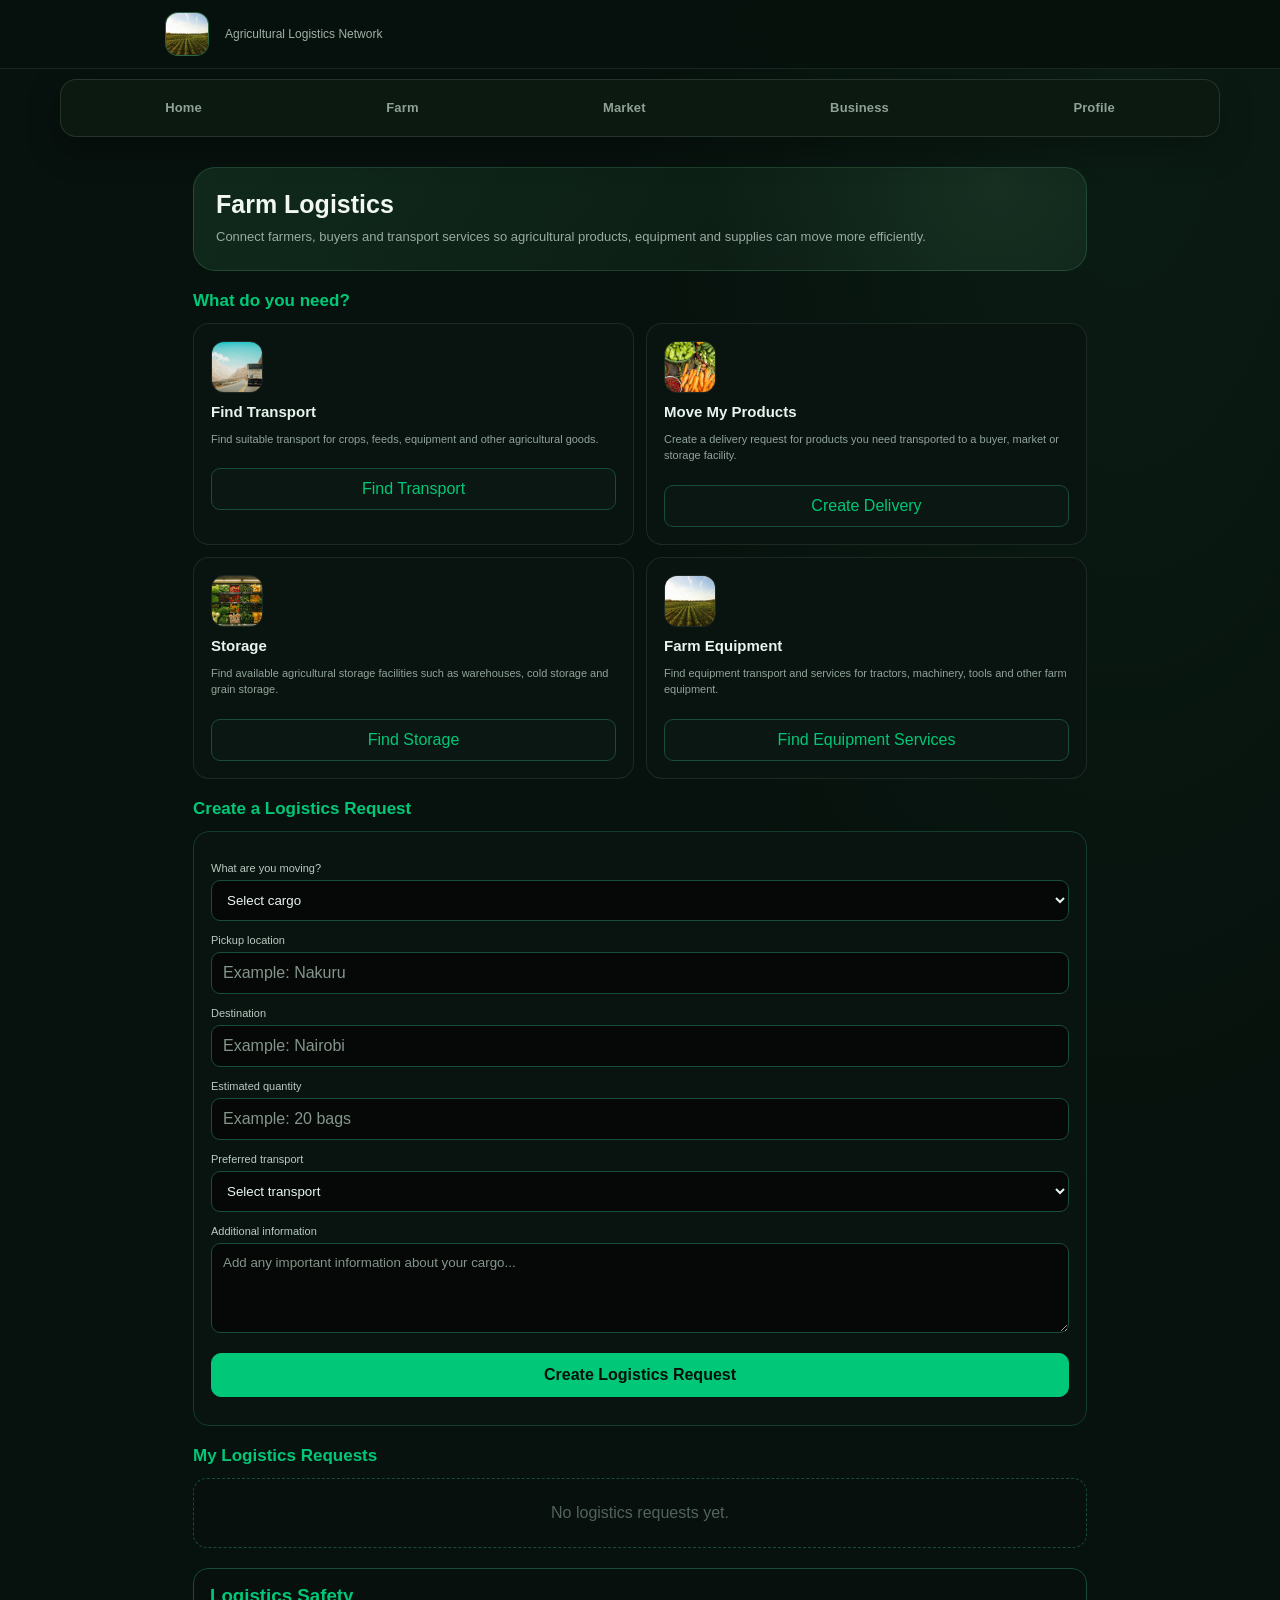
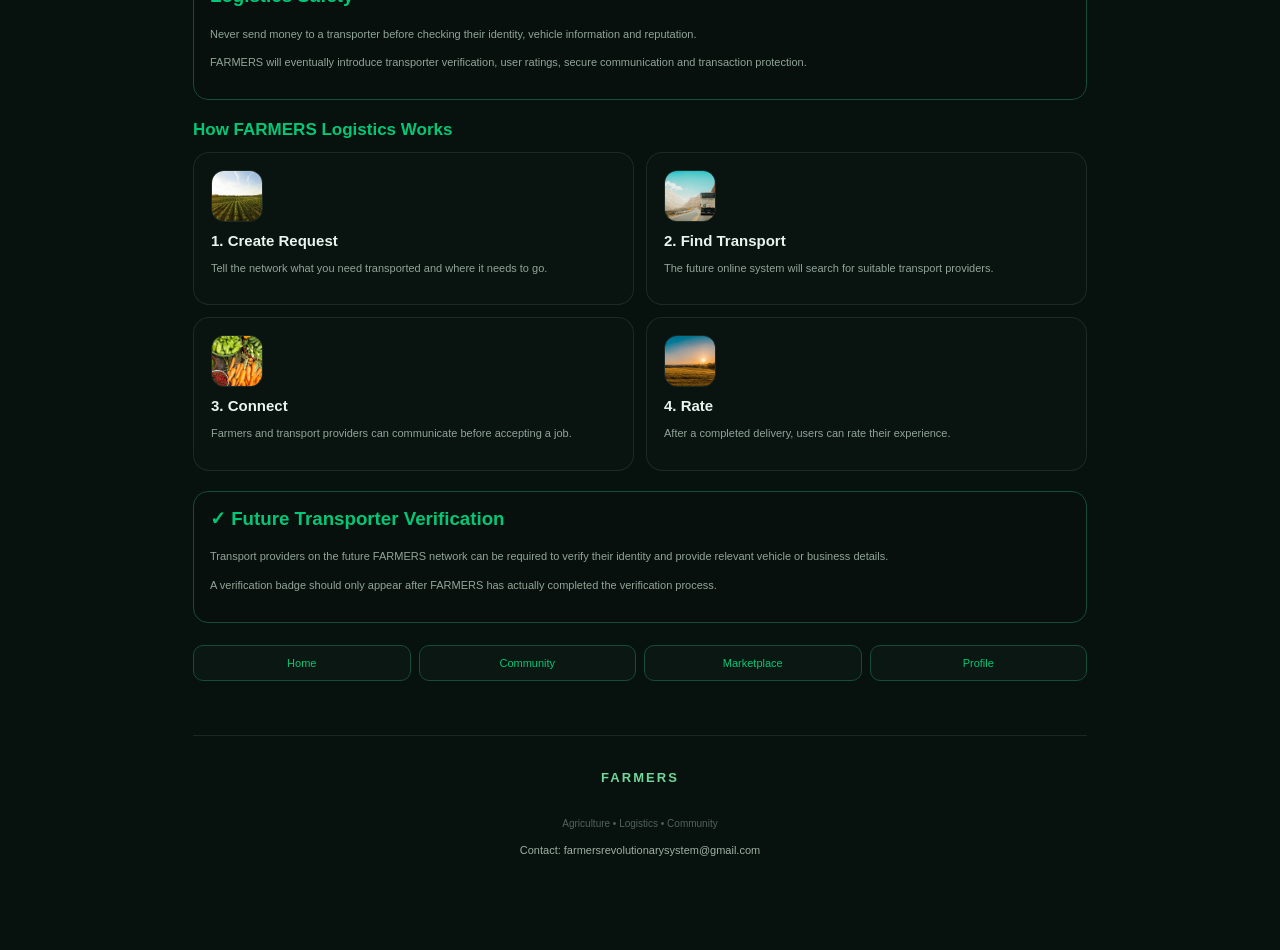
<file: logistics.html>
<!DOCTYPE html>
<html lang="en">

<head>

<meta charset="UTF-8">

<meta name="viewport"
content="width=device-width, initial-scale=1.0">

<title>FARMERS - Logistics</title>

<style>

* {
    box-sizing: border-box;
}

body {
    margin: 0;
    background: #050807;
    color: #e8f5ef;
    font-family: Arial, sans-serif;
}

.header {
    background: #07100c;
    border-bottom: 1px solid #164d36;
    padding: 18px;
}

.header-inner {
    max-width: 950px;
    margin: auto;
}

.logo {
    color: #00c878;
    font-size: 24px;
    font-weight: bold;
}

.subtitle {
    color: #718078;
    font-size: 12px;
    margin-top: 5px;
}

.container {
    max-width: 950px;
    margin: auto;
    padding: 16px;
}

.hero {
    background: linear-gradient(
        135deg,
        #0b2117,
        #07100c
    );

    border: 1px solid #164d36;
    border-radius: 18px;
    padding: 22px;
    margin-bottom: 16px;
}

.hero h1 {
    color: #00c878;
    margin: 0 0 8px;
    font-size: 25px;
}

.hero p {
    color: #9aaba3;
    font-size: 13px;
    line-height: 1.6;
    margin: 0;
}

.section-title {
    color: #00c878;
    font-size: 17px;
    margin: 20px 0 12px;
}

.logistics-grid {
    display: grid;
    grid-template-columns:
        repeat(2, 1fr);
    gap: 12px;
}

.logistics-card {
    background: #09130f;
    border: 1px solid #123d2b;
    border-radius: 16px;
    padding: 17px;
}

.logistics-icon {
    font-size: 30px;
    margin-bottom: 10px;
}

.logistics-card h3 {
    margin: 0 0 7px;
    color: #e8f5ef;
    font-size: 15px;
}

.logistics-card p {
    color: #91a49a;
    font-size: 11px;
    line-height: 1.5;
}

.logistics-button {
    width: 100%;
    margin-top: 10px;
    padding: 11px;
    border-radius: 9px;
    border: 1px solid #164d36;
    background: #0b1712;
    color: #00c878;
    cursor: pointer;
}

.logistics-button:hover {
    background: #00c878;
    color: #031109;
}

@media (max-width: 600px) {

    .logistics-grid {
        grid-template-columns: 1fr;
    }

}

</style>

<link rel="stylesheet" href="style.css">

</head>


<body>


<header class="header">

<div class="header-inner">

<div class="logo">
<a href="index.html" style="display:block;width:44px;height:44px;"><img class="logo-image" src="crop-rows.jpg" alt="FARMERS logo"></a>
</div>

<div class="subtitle">
Agricultural Logistics Network
</div>

</div>

</header>

<nav class="primary-nav" aria-label="Primary navigation">
    <a href="index.html" class="primary-nav-item"><span>Home</span></a>
    <a href="farm-hub.html" class="primary-nav-item"><span>Farm</span></a>
    <a href="marketplace.html" class="primary-nav-item"><span>Market</span></a>
    <a href="agribusiness.html" class="primary-nav-item"><span>Business</span></a>
    <a href="profile.html" class="primary-nav-item"><span>Profile</span></a>
</nav>

<main class="container">


<section class="hero">

<h1>
Farm Logistics
</h1>

<p>
Connect farmers, buyers and transport
services so agricultural products,
equipment and supplies can move more
efficiently.
</p>

</section>


<h2 class="section-title">
What do you need?
</h2>


<div class="logistics-grid">


<div class="logistics-card">

<div class="logistics-icon">
<img src="transport-truck.jpg" alt="" loading="lazy">
</div>

<h3>
Find Transport
</h3>

<p>
Find suitable transport for crops,
feeds, equipment and other agricultural
goods.
</p>

<button
class="logistics-button"
data-action="transport">

Find Transport
</button>

</div>


<div class="logistics-card">

<div class="logistics-icon">
<img src="market-produce.jpg" alt="" loading="lazy">
</div>

<h3>
Move My Products
</h3>

<p>
Create a delivery request for products
you need transported to a buyer,
market or storage facility.
</p>

<button
class="logistics-button"
data-action="delivery">

Create Delivery
</button>

</div>


<div class="logistics-card">

<div class="logistics-icon">
<img src="fresh-produce.jpg" alt="" loading="lazy">
</div>

<h3>
Storage
</h3>

<p>
Find available agricultural storage
facilities such as warehouses,
cold storage and grain storage.
</p>

<button
class="logistics-button"
data-action="storage">

Find Storage
</button>

</div>


<div class="logistics-card">

<div class="logistics-icon">
<img src="crop-rows.jpg" alt="" loading="lazy">
</div>

<h3>
Farm Equipment
</h3>

<p>
Find equipment transport and
services for tractors, machinery,
tools and other farm equipment.
</p>

<button
class="logistics-button"
data-action="equipment">

Find Equipment Services
</button>

</div>


</div>
<!-- =========================
     LOGISTICS REQUEST
========================= -->

<section class="request-section">

<h2 class="section-title">
Create a Logistics Request
</h2>

<div class="request-card">

<label>
What are you moving?
</label>

<select id="cargoType">

<option value="">
Select cargo
</option>

<option value="crops">
Crops
</option>

<option value="livestock">
Livestock
</option>

<option value="feeds">
Animal Feeds
</option>

<option value="equipment">
Farm Equipment
</option>

<option value="fertilizer">
Fertilizer / Inputs
</option>

<option value="other">
Other
</option>

</select>


<label>
Pickup location
</label>

<input
id="pickupLocation"
type="text"
placeholder="Example: Nakuru">


<label>
Destination
</label>

<input
id="destination"
type="text"
placeholder="Example: Nairobi">


<label>
Estimated quantity
</label>

<input
id="cargoQuantity"
type="text"
placeholder="Example: 20 bags">


<label>
Preferred transport
</label>

<select id="transportType">

<option value="">
Select transport
</option>

<option value="pickup">
Pickup
</option>

<option value="truck">
Truck
</option>

<option value="lorry">
Lorry
</option>

<option value="refrigerated">
Refrigerated Transport
</option>

<option value="livestock">
Livestock Transport
</option>

</select>


<label>
Additional information
</label>

<textarea
id="cargoNotes"
placeholder="Add any important information about your cargo..."
></textarea>


<button
id="createRequest"
class="primary-button">

Create Logistics Request

</button>


<p
id="requestMessage"
class="request-message">
</p>

</div>

</section>


<!-- =========================
     ACTIVE REQUESTS
========================= -->

<section>

<h2 class="section-title">
My Logistics Requests
</h2>

<div
id="requestList"
class="request-list">

<div class="empty-state">

No logistics requests yet.

</div>

</div>

</section>


<!-- =========================
     LOGISTICS SAFETY
========================= -->

<section class="safety-box">

<h3>
Logistics Safety
</h3>

<p>
Never send money to a transporter
before checking their identity,
vehicle information and reputation.
</p>

<p>
FARMERS will eventually introduce
transporter verification, user ratings,
secure communication and transaction
protection.
</p>

</section>
<!-- =========================
     REQUEST CARDS
========================= -->

<style>

.request-section {
    margin-top: 20px;
}

.request-card {
    background: #09130f;
    border: 1px solid #123d2b;
    border-radius: 16px;
    padding: 17px;
}

.request-card label {
    display: block;
    color: #b9cbc2;
    font-size: 11px;
    margin-top: 13px;
    margin-bottom: 6px;
}

.request-card input,
.request-card select,
.request-card textarea {
    width: 100%;
    padding: 11px;
    border-radius: 9px;
    border: 1px solid #164d36;
    background: #050807;
    color: #e8f5ef;
    outline: none;
    font-family: Arial, sans-serif;
}

.request-card textarea {
    min-height: 90px;
    resize: vertical;
}

.request-card input:focus,
.request-card select:focus,
.request-card textarea:focus {
    border-color: #00c878;
}

.primary-button {
    width: 100%;
    margin-top: 16px;
    padding: 12px;
    border-radius: 10px;
    border: 1px solid #00c878;
    background: #00c878;
    color: #031109;
    font-weight: bold;
    cursor: pointer;
}

.primary-button:hover {
    background: #18e28e;
}

.request-message {
    color: #00c878;
    font-size: 11px;
    line-height: 1.5;
}

.request-list {
    display: grid;
    gap: 10px;
}

.request-item {
    background: #09130f;
    border: 1px solid #123d2b;
    border-radius: 14px;
    padding: 15px;
}

.request-title {
    color: #00c878;
    font-weight: bold;
    font-size: 13px;
}

.request-route {
    margin-top: 8px;
    color: #e8f5ef;
    font-size: 12px;
}

.request-details {
    margin-top: 8px;
    color: #91a49a;
    font-size: 11px;
    line-height: 1.6;
}

.status {
    display: inline-block;
    margin-top: 10px;
    padding: 5px 8px;
    border-radius: 7px;
    background: rgba(0,200,120,.08);
    border: 1px solid rgba(0,200,120,.2);
    color: #00c878;
    font-size: 10px;
}

.delete-request {
    margin-top: 10px;
    padding: 8px 10px;
    border-radius: 8px;
    background: #0b1712;
    border: 1px solid #164d36;
    color: #83938b;
    cursor: pointer;
    font-size: 10px;
}

.delete-request:hover {
    border-color: #00c878;
    color: #00c878;
}

.empty-state {
    padding: 25px;
    text-align: center;
    color: #52635b;
    background: #07100c;
    border: 1px dashed #164d36;
    border-radius: 14px;
}

.safety-box {
    margin-top: 20px;
    padding: 16px;
    background: #07100c;
    border: 1px solid #164d36;
    border-radius: 15px;
}

.safety-box h3 {
    margin-top: 0;
    color: #00c878;
}

.safety-box p {
    color: #91a49a;
    font-size: 11px;
    line-height: 1.6;
}

</style>


<!-- =========================
     LOGISTICS INFORMATION
========================= -->

<section>

<h2 class="section-title">
How FARMERS Logistics Works
</h2>


<div class="logistics-grid">


<div class="logistics-card">

<div class="logistics-icon">
<img src="crop-rows.jpg" alt="" loading="lazy">
</div>

<h3>
1. Create Request
</h3>

<p>
Tell the network what you need
transported and where it needs to go.
</p>

</div>


<div class="logistics-card">

<div class="logistics-icon">
<img src="transport-truck.jpg" alt="" loading="lazy">
</div>

<h3>
2. Find Transport
</h3>

<p>
The future online system will search
for suitable transport providers.
</p>

</div>


<div class="logistics-card">

<div class="logistics-icon">
<img src="market-produce.jpg" alt="" loading="lazy">
</div>

<h3>
3. Connect
</h3>

<p>
Farmers and transport providers can
communicate before accepting a job.
</p>

</div>


<div class="logistics-card">

<div class="logistics-icon">
<img src="sunset-field.jpg" alt="" loading="lazy">
</div>

<h3>
4. Rate
</h3>

<p>
After a completed delivery, users can
rate their experience.
</p>

</div>


</div>

</section>


<!-- =========================
     FUTURE VERIFICATION
========================= -->

<section class="safety-box">

<h3>
✓ Future Transporter Verification
</h3>

<p>
Transport providers on the future
FARMERS network can be required to
verify their identity and provide
relevant vehicle or business details.
</p>

<p>
A verification badge should only appear
after FARMERS has actually completed
the verification process.
</p>

</section>
<!-- =========================
     LOGISTICS JAVASCRIPT
========================= -->

<script>

/* =========================
   STORAGE
========================= */

let logisticsRequests =
    JSON.parse(
        localStorage.getItem(
            "farmersLogisticsRequests"
        )
    ) || [];


/* =========================
   ELEMENTS
========================= */

const cargoType =
    document.getElementById(
        "cargoType"
    );

const pickupLocation =
    document.getElementById(
        "pickupLocation"
    );

const destination =
    document.getElementById(
        "destination"
    );

const cargoQuantity =
    document.getElementById(
        "cargoQuantity"
    );

const transportType =
    document.getElementById(
        "transportType"
    );

const cargoNotes =
    document.getElementById(
        "cargoNotes"
    );

const requestMessage =
    document.getElementById(
        "requestMessage"
    );

const requestList =
    document.getElementById(
        "requestList"
    );


/* =========================
   SAVE
========================= */

function saveRequests() {

    localStorage.setItem(
        "farmersLogisticsRequests",
        JSON.stringify(
            logisticsRequests
        )
    );

}


/* =========================
   DISPLAY REQUESTS
========================= */

function displayRequests() {

    requestList.innerHTML = "";


    if (
        logisticsRequests.length === 0
    ) {

        requestList.innerHTML = `
        
        <div class="empty-state">
        
        No logistics requests yet.
        
        </div>
        
        `;

        return;

    }


    logisticsRequests
        .slice()
        .reverse()
        .forEach(
            function(request) {

                const item =
                    document.createElement(
                        "div"
                    );


                item.className =
                    "request-item";


                item.innerHTML = `

                <div class="request-title">

                    ${request.cargo}

                </div>


                <div class="request-route">

                    Pickup: ${request.pickup}

                    →

                    Destination: ${request.destination}

                </div>


                <div class="request-details">

                    Quantity:
                    ${request.quantity}

                    <br>

                    Transport:
                    ${request.transport}

                    <br>

                    ${request.notes || "No additional notes"}

                    <br>

                    Created:
                    ${request.date}

                </div>


                <span class="status">

                    ${request.status}

                </span>


                <br>


                <button
                    class="delete-request"
                    data-id="${request.id}">

                    Delete Request

                </button>

                `;


                requestList.appendChild(
                    item
                );

            }
        );


    document
        .querySelectorAll(
            ".delete-request"
        )
        .forEach(
            function(button) {

                button.addEventListener(
                    "click",
                    function() {

                        const id =
                            button.dataset.id;


                        logisticsRequests =
                            logisticsRequests
                                .filter(
                                    function(request) {

                                        return String(
                                            request.id
                                        ) !== String(id);

                                    }
                                );


                        saveRequests();

                        displayRequests();

                    }
                );

            }
        );

}


/* =========================
   CREATE REQUEST
========================= */

document
    .getElementById(
        "createRequest"
    )
    .addEventListener(
        "click",
        function() {

            const cargo =
                cargoType.value;

            const pickup =
                pickupLocation.value
                    .trim();

            const destinationValue =
                destination.value
                    .trim();

            const quantity =
                cargoQuantity.value
                    .trim();

            const transport =
                transportType.value;

            const notes =
                cargoNotes.value
                    .trim();


            if (
                !cargo ||
                !pickup ||
                !destinationValue ||
                !quantity ||
                !transport
            ) {

                requestMessage.textContent =
                    "Please complete all required fields.";

                return;

            }


            const request = {

                id:
                    Date.now(),

                cargo:
                    cargoType.options[
                        cargoType.selectedIndex
                    ].text,

                pickup:
                    pickup,

                destination:
                    destinationValue,

                quantity:
                    quantity,

                transport:
                    transportType.options[
                        transportType.selectedIndex
                    ].text,

                notes:
                    notes,

                status:
                    "Waiting for transport",

                date:
                    new Date()
                        .toLocaleString()

            };


            logisticsRequests.push(
                request
            );


            saveRequests();

            displayRequests();


            requestMessage.textContent =
                "✓ Logistics request created.";


            cargoType.value = "";

            pickupLocation.value = "";

            destination.value = "";

            cargoQuantity.value = "";

            transportType.value = "";

            cargoNotes.value = "";

        }
    );


/* =========================
   QUICK ACTIONS
========================= */

document
    .querySelectorAll(
        ".logistics-button"
    )
    .forEach(
        function(button) {

            button.addEventListener(
                "click",
                function() {

                    const action =
                        button.dataset.action;


                    if (
                        action ===
                        "transport"
                    ) {

                        document
                            .getElementById(
                                "cargoType"
                            )
                            .focus();

                        return;

                    }


                    if (
                        action ===
                        "delivery"
                    ) {

                        document
                            .getElementById(
                                "createRequest"
                            )
                            .scrollIntoView({
                                behavior:
                                    "smooth"
                            });

                        return;

                    }


                    if (
                        action ===
                        "storage"
                    ) {

                        alert(
                            "FARMERS Storage Network\n\n" +
                            "Storage listings will be connected " +
                            "to the online marketplace later."
                        );

                        return;

                    }


                    if (
                        action ===
                        "equipment"
                    ) {

                        alert(
                            "FARMERS Equipment Services\n\n" +
                            "Equipment transport and service " +
                            "providers will be added to the " +
                            "online network later."
                        );

                    }

                }
            );

        }
    );


/* =========================
   INITIALIZE
========================= */

displayRequests();


console.log(
    "FARMERS Logistics loaded successfully."
);

</script>


<!-- =========================
     NAVIGATION
========================= -->

<div class="navigation">

<button
onclick="location.href='index.html'">

Home

</button>


<button
onclick="location.href='community.html'">

Community

</button>


<button
onclick="location.href='marketplace.html'">

Marketplace

</button>


<button
onclick="location.href='profile.html'">

Profile

</button>

</div>


<footer>

<strong>
FARMERS
</strong>

<br>

Agriculture • Logistics • Community

<p>
Contact:
<a href="mailto:farmersrevolutionarysystem@gmail.com">
farmersrevolutionarysystem@gmail.com
</a>
</p>

</footer>


<style>

.navigation {

    display: grid;

    grid-template-columns:
        repeat(4, 1fr);

    gap: 8px;

    margin-top: 22px;

}

.navigation button {

    padding: 11px 5px;

    background: #0b1712;

    color: #00c878;

    border: 1px solid #164d36;

    border-radius: 10px;

    cursor: pointer;

    font-size: 11px;

}

.navigation button:hover {

    background: #00c878;

    color: #031109;

}

footer {

    text-align: center;

    color: #52635b;

    font-size: 10px;

    line-height: 1.8;

    padding: 30px 10px;

}


@media (max-width: 500px) {

    .navigation {

        grid-template-columns:
            repeat(2, 1fr);

    }

}

</style>


</main>

</body>

</html>
</file>
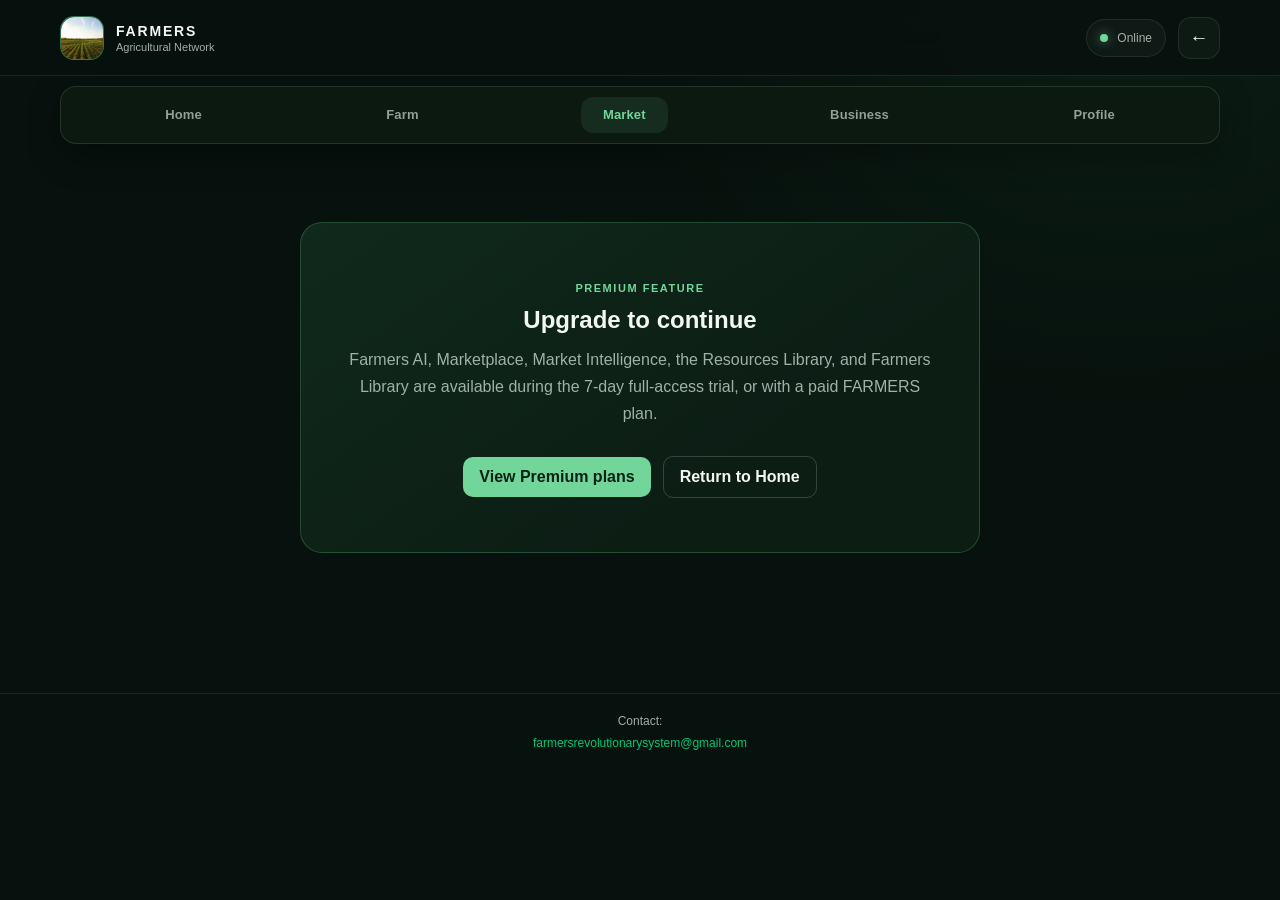
<file: market-intelligence.html>
<!DOCTYPE html>
<html lang="en">

<head>

<meta charset="UTF-8">

<meta
    name="viewport"
    content="width=device-width, initial-scale=1.0"
>

<title>Market Intelligence | FARMERS</title>

<link
    rel="stylesheet"
    href="style.css"
>

<style>

/* =========================
   MARKET INTELLIGENCE
========================= */

.intel-page {

    width: min(950px,100%);

    margin: auto;

    padding: 25px 17px 100px;
}


.intel-back {

    margin-bottom: 20px;
}


.intel-back a {

    color: var(--muted);

    font-size: 12px;
}


/* HERO */

.intel-hero {

    padding: 25px;

    border-radius: 20px;

    background:
        linear-gradient(
            135deg,
            rgba(0,200,120,.15),
            rgba(0,0,0,.08)
        );

    border:
        1px solid
        rgba(0,255,156,.22);

    margin-bottom: 20px;
}


.intel-label {

    color: var(--emerald);

    font-size: 9px;

    letter-spacing: 2px;

    font-weight: bold;
}


.intel-hero h1 {

    font-size:
        clamp(28px,8vw,46px);

    margin-top: 8px;
}


.intel-hero h1 span {

    color: var(--emerald);
}


.intel-hero p {

    color: var(--muted);

    font-size: 12px;

    line-height: 1.6;

    margin-top: 9px;
}


/* SEARCH */

.intel-search {

    display: flex;

    align-items: center;

    gap: 7px;

    background: var(--card);

    border:
        1px solid
        var(--border);

    border-radius: 13px;

    padding: 7px;

    margin-bottom: 20px;
}


.intel-search span {

    padding-left: 8px;
}


.intel-search input {

    flex: 1;

    min-width: 0;

    background: none;

    border: none;

    outline: none;

    color: white;

    padding: 10px 0;
}


.intel-search button {

    border: none;

    background: var(--emerald);

    color: #001b0f;

    border-radius: 9px;

    padding: 10px 13px;

    font-weight: bold;
}


/* FILTERS */

.intel-filters {

    display: flex;

    gap: 8px;

    overflow-x: auto;

    margin-bottom: 25px;

    padding-bottom: 4px;
}


.intel-filter {

    flex-shrink: 0;

    padding: 8px 13px;

    border-radius: 20px;

    border:
        1px solid
        var(--border);

    background: var(--card);

    color: var(--muted);

    font-size: 10px;
}


.intel-filter.active {

    color: var(--emerald);

    background:
        rgba(0,200,120,.08);

    border-color:
        rgba(0,255,156,.3);
}


/* SECTION */

.intel-section {

    margin-top: 28px;
}


.intel-heading {

    margin-bottom: 13px;
}


.intel-heading span {

    color: var(--emerald);

    font-size: 9px;

    letter-spacing: 1.5px;

    font-weight: bold;
}


.intel-heading h2 {

    font-size: 20px;

    margin-top: 5px;
}


/* MARKET CARDS */

.market-data-grid {

    display: grid;

    grid-template-columns:
        repeat(2,1fr);

    gap: 10px;
}


.market-data-card {

    background: var(--card);

    border:
        1px solid
        var(--border);

    border-radius: 15px;

    padding: 15px;
}


.market-data-card .crop {

    font-size: 25px;
}


.market-data-card strong {

    display: block;

    font-size: 13px;

    margin-top: 7px;
}


.market-location {

    color: var(--muted);

    font-size: 9px;

    margin-top: 3px;
}


.market-price {

    color: var(--emerald);

    font-size: 17px;

    font-weight: bold;

    margin-top: 10px;
}


.market-change {

    font-size: 9px;

    margin-top: 5px;

    color: #8a9b92;
}


.market-change.up {

    color: #00c878;
}


.market-change.down {

    color: #ff7373;
}


/* OPPORTUNITY */

.opportunity {

    background:
        rgba(0,200,120,.05);

    border:
        1px solid
        rgba(0,255,156,.2);

    border-radius: 16px;

    padding: 18px;
}


.opportunity-title {

    color: var(--emerald);

    font-size: 10px;

    font-weight: bold;

    letter-spacing: 1px;
}


.opportunity h3 {

    font-size: 17px;

    margin-top: 7px;
}


.opportunity p {

    color: var(--muted);

    font-size: 10px;

    line-height: 1.5;

    margin-top: 6px;
}


/* SCORE */

.score {

    display: flex;

    align-items: center;

    gap: 10px;

    margin-top: 14px;
}


.score-bar {

    flex: 1;

    height: 7px;

    border-radius: 10px;

    background:
        rgba(255,255,255,.06);

    overflow: hidden;
}


.score-fill {

    height: 100%;

    width: 78%;

    background: var(--emerald);

    border-radius: 10px;
}


.score-value {

    color: var(--emerald);

    font-size: 12px;

    font-weight: bold;
}


/* RESPONSIVE */

@media (min-width:700px) {

    .market-data-grid {

        grid-template-columns:
            repeat(4,1fr);
    }

}

</style>

<link rel="stylesheet" href="style.css">

</head>


<body>


<header class="topbar">

<a
    href="index.html"
    class="brand"
>

<div class="logo">
    <img class="logo-image" src="crop-rows.jpg" alt="FARMERS logo">
</div>

<div class="brand-text">

<strong>
    FARMERS
</strong>

<span>
    Agricultural Network
</span>

</div>

</a>


<div class="top-actions">

<span class="status-btn">

<span class="status-dot"></span>

<span id="statusText">
    Online
</span>

</span>


<a
    href="index.html"
    class="menu-btn"
    style="
        display:flex;
        align-items:center;
        justify-content:center;
    "
>
    ←
</a>

</div>

</header>

<nav class="primary-nav" aria-label="Primary navigation">
    <a href="index.html" class="primary-nav-item"><span>Home</span></a>
    <a href="farm-hub.html" class="primary-nav-item"><span>Farm</span></a>
    <a href="marketplace.html" class="primary-nav-item active" aria-current="page"><span>Market</span></a>
    <a href="agribusiness.html" class="primary-nav-item"><span>Business</span></a>
    <a href="profile.html" class="primary-nav-item"><span>Profile</span></a>
</nav>

<main class="intel-page">


<div class="intel-back">

<a href="index.html">
    ← Back to Dashboard
</a>

</div>


<!-- HERO -->

<section class="intel-hero">

<span class="intel-label">
    AGRICULTURAL MARKET INTELLIGENCE
</span>

<h1>

Know the
<span>
    market.
</span>

Make better decisions.

</h1>

<p>

Explore agricultural prices,
market movements and potential
opportunities to help you make
better production and selling
decisions.

</p>

</section>


<!-- SEARCH -->

<div class="intel-search">

<span>
</span>

<input
    id="intelSearch"
    type="search"
    placeholder="Search maize, tomatoes, milk..."
>

<button id="intelSearchButton">
    Search
</button>

</div>


<!-- FILTERS -->

<div class="intel-filters">

<button
    class="intel-filter active"
    data-filter="all"
>
    All
</button>

<button
    class="intel-filter"
    data-filter="crops"
>
    Crops
</button>

<button
    class="intel-filter"
    data-filter="livestock"
>
    Livestock
</button>

<button
    class="intel-filter"
    data-filter="dairy"
>
Dairy
</button>

<button
    class="intel-filter"
    data-filter="poultry"
>
    Poultry
</button>

</div>
<!-- MARKET PRICES -->

<section class="intel-section">

<div class="intel-heading">

<span>
    MARKET SNAPSHOT
</span>

<h2>
    Example market data
</h2>

</div>


<div
    class="market-data-grid"
    id="marketData"
>


<!-- MAIZE -->

<div
    class="market-data-card"
    data-category="crops"
    data-name="maize"
>

<div class="crop">
    <img src="crop-rows.jpg" alt="" loading="lazy">
</div>

<strong>
    Maize
</strong>

<div class="market-location">
    Example location
</div>

<div class="market-price">
    KSh 4,500
</div>

<div class="market-change up">
    ↑ Example trend
</div>

</div>


<!-- TOMATO -->

<div
    class="market-data-card"
    data-category="crops"
    data-name="tomatoes"
>

<div class="crop">
    <img src="market-produce.jpg" alt="" loading="lazy">
</div>

<strong>
    Tomatoes
</strong>

<div class="market-location">
    Example location
</div>

<div class="market-price">
    KSh 3,000
</div>

<div class="market-change up">
    ↑ Example trend
</div>

</div>


<!-- MILK -->

<div
    class="market-data-card"
    data-category="dairy"
    data-name="milk"
>

<div class="crop">
    <img src="dairy-cow.jpg" alt="" loading="lazy">
</div>

<strong>
    Milk
</strong>

<div class="market-location">
    Example location
</div>

<div class="market-price">
    KSh 55
</div>

<div class="market-change">
    → Example trend
</div>

</div>


<!-- CHICKEN -->

<div
    class="market-data-card"
    data-category="poultry"
    data-name="chicken"
>

<div class="crop">
    <img src="poultry.jpg" alt="" loading="lazy">
</div>

<strong>
    Chicken
</strong>

<div class="market-location">
    Example location
</div>

<div class="market-price">
    KSh 650
</div>

<div class="market-change down">
    ↓ Example trend
</div>

</div>


</div>

</section>


<!-- OPPORTUNITY -->

<section class="intel-section">

<div class="intel-heading">

<span>
    FARMERS INSIGHT
</span>

<h2>
    Potential opportunity
</h2>

</div>


<div class="opportunity">

<div class="opportunity-title">
    OPPORTUNITY SCORE
</div>

<h3>
    Diversified vegetable production
</h3>

<p>

A diversified production strategy
may reduce dependence on one
crop and give farmers more
selling opportunities.

</p>


<div class="score">

<div class="score-bar">

<div class="score-fill"></div>

</div>

<div class="score-value">
    78/100
</div>

</div>

</div>

</section>


<!-- PRICE COMPARISON -->

<section class="intel-section">

<div class="intel-heading">

<span>
    DECISION SUPPORT
</span>

<h2>
    Compare markets
</h2>

</div>


<div class="opportunity">

<p style="
    margin-top:0;
">

Different buyers and locations
can offer different prices.
Always compare the actual
selling price, transport,
storage and other costs before
choosing a market.

</p>


<button
    id="compareButton"
    style="
        margin-top:13px;
        padding:10px 13px;
        border:none;
        border-radius:9px;
        background:#00c878;
        color:#001b0f;
        font-size:10px;
        font-weight:bold;
    "
>

Compare Markets

</button>

</div>

</section>


<!-- DATA STATUS -->

<section class="intel-section">

<div
    class="opportunity"
    id="dataStatus"
>

<div class="opportunity-title">
    DATA STATUS
</div>

<p>

You are currently viewing
prototype marketplace data.
When FARMERS is connected to
a live agricultural data source,
this section can display
updated information.

</p>

</div>

</section>


</main>


<!-- BOTTOM NAV -->

<nav class="bottom-nav">


<a
    href="index.html"
    class="bottom-item"
>

<span>
    ⌂
</span>

<small>
    Home
</small>

</a>


<a
    href="farm-hub.html"
    class="bottom-item"
>

<span>
    Farm
</span>

<small>
    Farm
</small>

</a>


<a
    href="marketplace.html"
    class="bottom-item market"
>

<span>
    Market
</span>

<small>
    Market
</small>

</a>


<a
    href="agribusiness.html"
    class="bottom-item"
>

<span>
    ▥
</span>

<small>
    Business
</small>

</a>


<a
    href="profile.html"
    class="bottom-item"
>

<span>
    Profile
</span>

<small>
    Profile
</small>

</a>


</nav>
<script>

/* =========================
   CONNECTION
========================= */

function updateConnection() {

    const status =
        document.getElementById(
            "statusText"
        );

    const dataStatus =
        document.getElementById(
            "dataStatus"
        );


    const online =
        navigator.onLine;


    status.textContent =
        online
        ? "Online"
        : "Offline";


    if (online) {

        dataStatus.innerHTML = `

            <div class="opportunity-title">
                DATA STATUS
            </div>

            <p>

                You are online.
                Broader market information
                can be loaded when FARMERS
                is connected to a live data
                service.

            </p>

        `;

    } else {

        dataStatus.innerHTML = `

            <div class="opportunity-title">
                OFFLINE MODE
            </div>

            <p>

                You are offline.
                Showing locally available
                market information.

                <br><br>

                Reconnect to access broader
                online information.

            </p>

        `;

    }

}


updateConnection();


window.addEventListener(
    "online",
    updateConnection
);


window.addEventListener(
    "offline",
    updateConnection
);


/* =========================
   FILTERS
========================= */

const filters =
    document.querySelectorAll(
        ".intel-filter"
    );


const marketCards =
    document.querySelectorAll(
        ".market-data-card"
    );


filters.forEach(filter => {

    filter.addEventListener(
        "click",
        () => {

            filters.forEach(item => {

                item.classList.remove(
                    "active"
                );

            });


            filter.classList.add(
                "active"
            );


            const category =
                filter.dataset.filter;


            marketCards.forEach(card => {

                if (
                    category === "all" ||
                    card.dataset.category === category
                ) {

                    card.style.display =
                        "";

                } else {

                    card.style.display =
                        "none";

                }

            });

        }
    );

});


/* =========================
   SEARCH
========================= */

const searchInput =
    document.getElementById(
        "intelSearch"
    );


const searchButton =
    document.getElementById(
        "intelSearchButton"
    );


function searchMarket() {

    const query =
        searchInput.value
            .trim()
            .toLowerCase();


    if (!query) {

        marketCards.forEach(card => {

            card.style.display =
                "";

        });

        return;

    }


    let found = 0;


    marketCards.forEach(card => {

        const name =
            card.dataset.name
                .toLowerCase();


        if (
            name.includes(query)
        ) {

            card.style.display =
                "";

            found++;

        } else {

            card.style.display =
                "none";

        }

    });


    if (!found) {

        alert(

            "No local market information found.\n\n" +

            (
                navigator.onLine

                ? "You are online. Broader search can be added when FARMERS connects to a live market-data service."

                : "You are offline. Connect to the internet for broader information."

            )

        );

    }

}


searchButton.addEventListener(
    "click",
    searchMarket
);


searchInput.addEventListener(
    "keydown",
    event => {

        if (
            event.key === "Enter"
        ) {

            searchMarket();

        }

    }
);


/* =========================
   MARKET COMPARISON
========================= */

document
    .getElementById(
        "compareButton"
    )
    .addEventListener(
        "click",
        () => {

            const crop =
                prompt(
                    "What product would you like to compare?"
                );


            if (
                !crop ||
                !crop.trim()
            ) {

                return;

            }


            alert(

                "MARKET COMPARISON\n\n" +

                "Product: " +
                crop +

                "\n\n" +

                "The full comparison system will eventually compare:\n\n" +

                "• Market price\n" +

                "• Buyer price\n" +

                "• Transport cost\n" +

                "• Storage cost\n" +

                "• Expected profit\n\n" +

                "This will help calculate the most profitable market."

            );

        }
    );

</script>
<script src="plan-access.js"></script>

<footer style="margin:32px auto 0;padding:20px 12px 90px;border-top:1px solid rgba(0,200,120,.18);text-align:center;color:#a0b1a6;font:12px Arial,sans-serif;">
    Contact:
    <a style="color:#00c878;" href="mailto:farmersrevolutionarysystem@gmail.com">farmersrevolutionarysystem@gmail.com</a>
</footer>

</body>

</html>
</file>
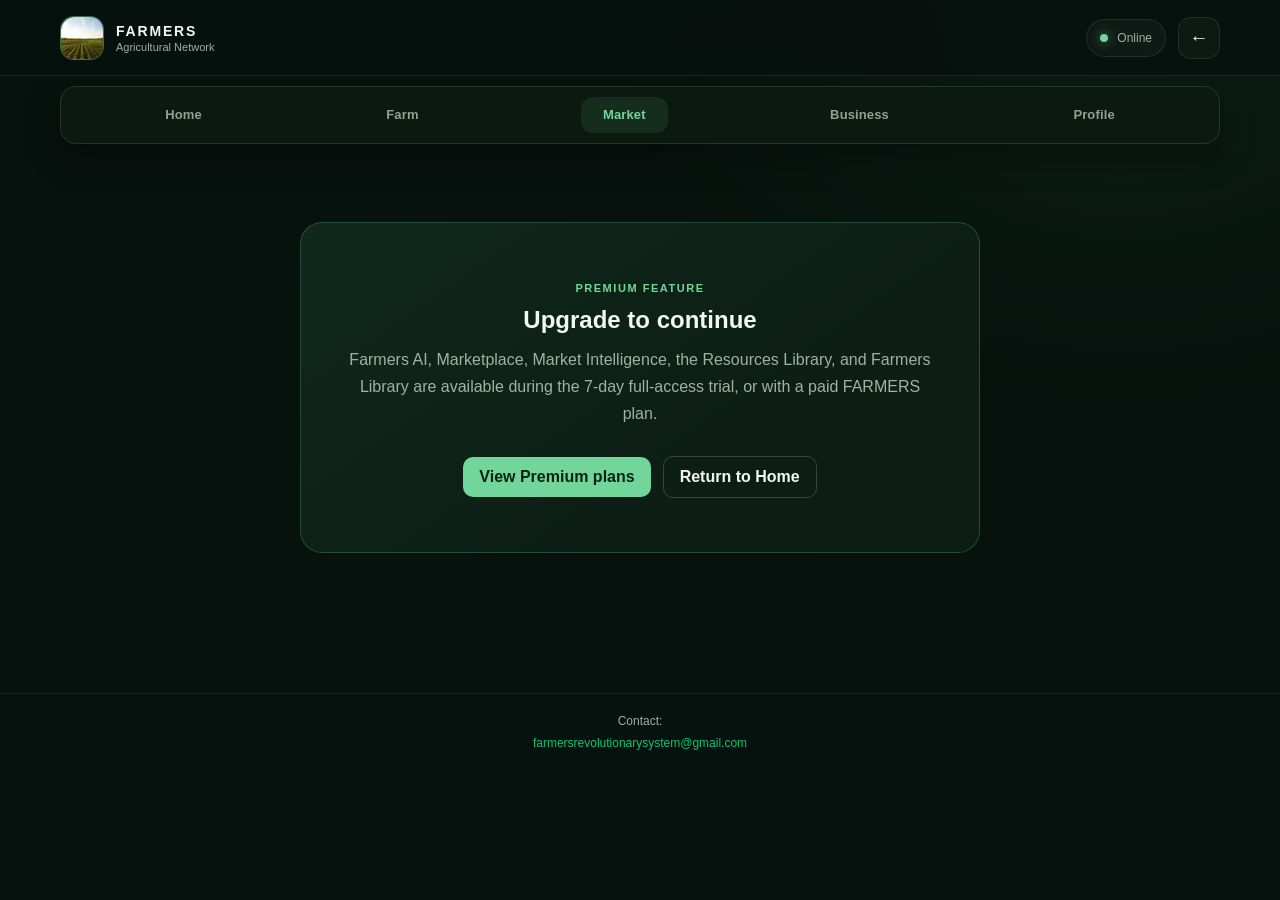
<file: marketplace.html>
<!DOCTYPE html>
<html lang="en">

<head>

<meta charset="UTF-8">

<meta
    name="viewport"
    content="width=device-width, initial-scale=1.0"
>

<title>Marketplace | FARMERS</title>

<link
    rel="stylesheet"
    href="style.css"
>

<style>

/* =========================
   MARKETPLACE
========================= */

.market-page {

    width: min(950px,100%);

    margin: auto;

    padding: 25px 17px 100px;
}


.market-back {

    margin-bottom: 20px;
}


.market-back a {

    color: var(--muted);

    font-size: 12px;
}


/* HERO */

.market-hero {

    padding: 25px;

    border-radius: 20px;

    background:
        linear-gradient(
            135deg,
            rgba(0,200,120,.14),
            rgba(0,0,0,.08)
        );

    border:
        1px solid
        rgba(0,255,156,.22);

    margin-bottom: 20px;
}


.market-label {

    color: var(--emerald);

    font-size: 9px;

    letter-spacing: 2px;

    font-weight: bold;
}


.market-hero h1 {

    font-size:
        clamp(30px,8vw,48px);

    margin-top: 8px;
}


.market-hero h1 span {

    color: var(--emerald);
}


.market-hero p {

    color: var(--muted);

    font-size: 13px;

    line-height: 1.6;

    max-width: 600px;

    margin-top: 10px;
}


/* SEARCH */

.market-search {

    display: flex;

    align-items: center;

    gap: 7px;

    background: var(--card);

    border:
        1px solid
        var(--border);

    border-radius: 13px;

    padding: 7px;

    margin-bottom: 15px;
}


.market-search span {

    padding-left: 8px;
}


.market-search input {

    flex: 1;

    min-width: 0;

    background: none;

    border: none;

    outline: none;

    color: white;

    padding: 10px 0;
}


.market-search button {

    border: none;

    background: var(--emerald);

    color: #001b0f;

    border-radius: 9px;

    padding: 10px 13px;

    font-weight: bold;
}


/* CATEGORIES */

.market-categories {

    display: flex;

    gap: 8px;

    overflow-x: auto;

    padding-bottom: 5px;

    margin-bottom: 25px;
}


.market-chip {

    flex-shrink: 0;

    border:
        1px solid
        var(--border);

    background: var(--card);

    color: var(--muted);

    border-radius: 20px;

    padding: 9px 13px;

    font-size: 10px;

    cursor: pointer;
}


.market-chip.active,
.market-chip:hover {

    background:
        rgba(0,200,120,.1);

    color: var(--emerald);

    border-color:
        rgba(0,255,156,.3);
}


/* SECTION TITLE */

.market-heading {

    margin-bottom: 13px;
}


.market-heading span {

    color: var(--emerald);

    font-size: 9px;

    letter-spacing: 1.5px;

    font-weight: bold;
}


.market-heading h2 {

    font-size: 20px;

    margin-top: 5px;
}


/* PRODUCTS */

.product-grid {

    display: grid;

    grid-template-columns:
        repeat(2,1fr);

    gap: 10px;
}


.product-card {

    background: var(--card);

    border:
        1px solid
        var(--border);

    border-radius: 16px;

    overflow: hidden;

    position: relative;
}


.product-image {

    height: 130px;

    background:
        linear-gradient(
            135deg,
            #101914,
            #17251d
        );

    display: flex;

    align-items: center;

    justify-content: center;

    font-size: 48px;
}


.product-info {

    padding: 13px;
}


.product-info strong {

    display: block;

    font-size: 13px;
}


.product-location {

    color: var(--muted);

    font-size: 9px;

    margin-top: 4px;
}


.product-price {

    color: var(--emerald);

    font-size: 14px;

    font-weight: bold;

    margin-top: 10px;
}


.product-unit {

    color: var(--muted);

    font-size: 9px;

    font-weight: normal;
}


.product-seller {

    color: #a7b6ae;

    font-size: 9px;

    margin-top: 6px;
}


.product-btn {

    width: 100%;

    margin-top: 10px;

    padding: 9px;

    border:
        1px solid
        rgba(0,255,156,.2);

    background:
        rgba(0,200,120,.07);

    color: var(--emerald);

    border-radius: 8px;

    font-size: 10px;

    cursor: pointer;
}


.product-btn:hover {

    background:
        var(--emerald);

    color: #001b0f;
}


.listing-dialog {

    width: min(520px, calc(100% - 32px));

    max-height: min(85vh, 720px);

    padding: 0;

    color: var(--text);

    background: var(--card);

    border: 1px solid var(--border);

    border-radius: 18px;

}


.listing-dialog::backdrop {

    background: rgba(0, 0, 0, .72);

}


.listing-dialog-content {

    padding: 20px;

}


.listing-dialog-image {

    display: block;

    width: 100%;

    max-height: 240px;

    object-fit: cover;

    border-radius: 12px;

    margin-bottom: 17px;

}


.listing-dialog h2 {

    margin: 0 36px 12px 0;

    color: var(--emerald);

}


.listing-dialog-details {

    display: grid;

    gap: 10px;

    color: var(--muted);

    font-size: 13px;

}


.listing-dialog-details strong {

    color: var(--text);

}


.listing-dialog-note {

    margin: 16px 0;

    padding: 12px;

    border: 1px solid var(--border);

    border-radius: 10px;

    color: var(--muted);

    font-size: 12px;

    line-height: 1.5;

}


.listing-dialog-close {

    width: 100%;

    padding: 11px;

    border: 0;

    border-radius: 9px;

    background: var(--emerald);

    color: #001b0f;

    font-weight: bold;

    cursor: pointer;

}


/* SELL BUTTON */

.sell-banner {

    margin-top: 25px;

    padding: 20px;

    border-radius: 17px;

    border:
        1px solid
        rgba(0,255,156,.2);

    background:
        rgba(0,200,120,.05);
}


.sell-banner strong {

    display: block;

    font-size: 16px;
}


.sell-banner p {

    color: var(--muted);

    font-size: 11px;

    margin-top: 5px;

    line-height: 1.5;
}


.sell-button {

    display: inline-block;

    margin-top: 13px;

    background: var(--emerald);

    color: #001b0f;

    padding: 10px 14px;

    border-radius: 9px;

    font-size: 11px;

    font-weight: bold;
}


/* RESULTS */

#marketResults {

    display: none;

    background: var(--card);

    border:
        1px solid
        var(--border);

    border-radius: 12px;

    padding: 12px;

    margin-bottom: 20px;
}


/* DESKTOP */

@media (min-width:700px) {

    .product-grid {

        grid-template-columns:
            repeat(4,1fr);
    }

}
/* =========================
   CREATE LISTING PANEL
========================= */

.listing-panel {

    margin-top: 20px;

    padding: 20px;

    background: var(--card);

    border:
        1px solid
        var(--border);

    border-radius: 18px;
}


.listing-header {

    display: flex;

    align-items: center;

    justify-content: space-between;

    margin-bottom: 20px;
}


.listing-header h2 {

    margin-top: 6px;

    font-size: 20px;
}


.close-listing {

    border: 1px solid var(--border);

    background: transparent;

    color: var(--muted);

    border-radius: 8px;

    padding: 8px 11px;

    cursor: pointer;
}


.close-listing:hover {

    color: var(--emerald);

    border-color: var(--emerald);
}


#listingForm {

    display: grid;

    gap: 9px;
}


#listingForm label {

    color: #a7b6ae;

    font-size: 10px;

    margin-top: 5px;
}


#listingForm input,
#listingForm select,
#listingForm textarea {

    width: 100%;

    padding: 11px;

    background: #07100c;

    color: white;

    border:
        1px solid
        var(--border);

    border-radius: 9px;

    outline: none;

    font-family: inherit;

    font-size: 11px;
}


#listingForm input:focus,
#listingForm select:focus,
#listingForm textarea:focus {

    border-color:
        var(--emerald);
}


#listingForm textarea {

    resize: vertical;

    min-height: 90px;
}


.submit-listing {

    margin-top: 12px;

    padding: 12px;

    border: none;

    border-radius: 10px;

    background: var(--emerald);

    color: #001b0f;

    font-weight: bold;

    cursor: pointer;
}


.submit-listing:hover {

    opacity: .85;
}
</style>

<link rel="stylesheet" href="style.css">

</head>


<body>


<!-- TOP BAR -->

<header class="topbar">

<a
    href="index.html"
    class="brand"
>

<div class="logo">
    <img class="logo-image" src="crop-rows.jpg" alt="FARMERS logo">
</div>

<div class="brand-text">

<strong>
    FARMERS
</strong>

<span>
    Agricultural Network
</span>

</div>

</a>


<div class="top-actions">

<span class="status-btn">

<span class="status-dot"></span>

<span id="statusText">
    Online
</span>

</span>


<a
    href="index.html"
    class="menu-btn"
    style="
        display:flex;
        align-items:center;
        justify-content:center;
    "
>
    ←
</a>

</div>

</header>

<nav class="primary-nav" aria-label="Primary navigation">
    <a href="index.html" class="primary-nav-item"><span>Home</span></a>
    <a href="farm-hub.html" class="primary-nav-item"><span>Farm</span></a>
    <a href="marketplace.html" class="primary-nav-item active" aria-current="page"><span>Market</span></a>
    <a href="agribusiness.html" class="primary-nav-item"><span>Business</span></a>
    <a href="profile.html" class="primary-nav-item"><span>Profile</span></a>
</nav>

<main class="market-page">


<div class="market-back">

<a href="index.html">
    ← Back to Dashboard
</a>

</div>


<!-- HERO -->

<section class="market-hero">

<span class="market-label">
    FARMERS AGRICULTURAL MARKETPLACE
</span>

<h1>

Buy.

<span>
    Sell.
</span>

Connect.

</h1>

<p>

Connect agricultural producers,
traders, buyers and businesses
through one marketplace.

</p>

</section>


<!-- SEARCH -->

<div class="market-search">

<input
    id="marketSearch"
    type="search"
    placeholder="Search produce, livestock, supplies..."
>

<button id="marketSearchBtn">
    Search
</button>

</div>


<div id="marketResults"></div>


<!-- CATEGORIES -->

<div class="market-categories">

<button
    class="market-chip active"
    data-filter="all"
>
    All
</button>

<button
    class="market-chip"
    data-filter="crops"
>
    Crops
</button>

<button
    class="market-chip"
    data-filter="livestock"
>
    Livestock
</button>

<button
    class="market-chip"
    data-filter="poultry"
>
    Poultry
</button>

<button
    class="market-chip"
    data-filter="fish"
>
    Fish
</button>

<button
    class="market-chip"
    data-filter="inputs"
>
    Farm Inputs
</button>

</div>
<!-- PRODUCTS -->

<section>

<div class="market-heading">

<span>
    MARKETPLACE
</span>

<h2>
    Available products
</h2>

</div>


<div
    class="product-grid"
    id="productGrid"
>


<!-- MAIZE -->

<div
    class="product-card"
    data-category="crops"
    data-name="maize"
>

<div class="product-image">
    <img src="crop-rows.jpg" alt="Rows of crops growing on a farm" loading="lazy">
</div>

<div class="product-info">

<strong>
    Fresh Maize
</strong>

<div class="product-location">
    Local Farm
</div>

<div class="product-price">

KSh 4,500

<span class="product-unit">
    / bag
</span>

</div>

<div class="product-seller">
    Farmer • Verified
</div>

<button
    class="product-btn"
    data-product="Fresh Maize"
>
    View Listing
</button>

</div>

</div>


<!-- TOMATOES -->

<div
    class="product-card"
    data-category="crops"
    data-name="tomatoes"
>

<div class="product-image">
    <img src="market-produce.jpg" alt="Fresh farm vegetables" loading="lazy">
</div>

<div class="product-info">

<strong>
    Fresh Tomatoes
</strong>

<div class="product-location">
    Local Farm
</div>

<div class="product-price">

KSh 3,000

<span class="product-unit">
    / crate
</span>

</div>

<div class="product-seller">
    Farmer • Verified
</div>

<button
    class="product-btn"
    data-product="Fresh Tomatoes"
>
    View Listing
</button>

</div>

</div>


<!-- CATTLE -->

<div
    class="product-card"
    data-category="livestock"
    data-name="cattle"
>

<div class="product-image">
    <img src="dairy-cow.jpg" alt="Dairy cow in a pasture" loading="lazy">
</div>

<div class="product-info">

<strong>
    Dairy Cattle
</strong>

<div class="product-location">
    Local Farm
</div>

<div class="product-price">

KSh 85,000

<span class="product-unit">
    / animal
</span>

</div>

<div class="product-seller">
    Farmer • Verified
</div>

<button
    class="product-btn"
    data-product="Dairy Cattle"
>
    View Listing
</button>

</div>

</div>


<!-- GOATS -->

<div
    class="product-card"
    data-category="livestock"
    data-name="goat goats"
>

<div class="product-image">
    <img src="goat.jpg" alt="Goat raised on a farm" loading="lazy">
</div>

<div class="product-info">
<strong>Goats</strong>
<div class="product-location">Local Farm</div>
<div class="product-price">Contact seller</div>
<div class="product-seller">Ask seller about breed, age and availability</div>
<button class="product-btn" data-product="Goats">View Listing</button>
</div>

</div>


<!-- SHEEP -->

<div
    class="product-card"
    data-category="livestock"
    data-name="sheep"
>

<div class="product-image">
    <img src="crop-rows.jpg" alt="Farm growing area" loading="lazy">
</div>

<div class="product-info">
<strong>Sheep</strong>
<div class="product-location">Local Farm</div>
<div class="product-price">Contact seller</div>
<div class="product-seller">Ask seller about breed, age and availability</div>
<button class="product-btn" data-product="Sheep">View Listing</button>
</div>

</div>


<!-- PIGS -->

<div
    class="product-card"
    data-category="livestock"
    data-name="pig pigs"
>

<div class="product-image">
    <img src="cattle.jpg" alt="Pig raised on a farm" loading="lazy">
</div>

<div class="product-info">
<strong>Pigs</strong>
<div class="product-location">Local Farm</div>
<div class="product-price">Contact seller</div>
<div class="product-seller">Ask seller about breed, age and availability</div>
<button class="product-btn" data-product="Pigs">View Listing</button>
</div>

</div>


<!-- CHICKENS -->

<div
    class="product-card"
    data-category="poultry"
    data-name="chickens"
>

<div class="product-image">
    <img src="poultry.jpg" alt="Chickens raised on a farm" loading="lazy">
</div>

<div class="product-info">

<strong>
    Broiler Chickens
</strong>

<div class="product-location">
    Local Farm
</div>

<div class="product-price">

KSh 650

<span class="product-unit">
    / bird
</span>

</div>

<div class="product-seller">
    Poultry Farmer
</div>

<button
    class="product-btn"
    data-product="Broiler Chickens"
>
    View Listing
</button>

</div>

</div>


<!-- TURKEYS -->

<div
    class="product-card"
    data-category="poultry"
    data-name="turkey turkeys"
>

<div class="product-image">
    <img src="bird (3).jpeg" alt="Turkey standing in a grassy farmyard" loading="lazy">
</div>

<div class="product-info">
<strong>Turkeys</strong>
<div class="product-location">Local Farm</div>
<div class="product-price">Contact seller</div>
<div class="product-seller">Ask seller about age and availability</div>
<button class="product-btn" data-product="Turkeys">View Listing</button>
</div>

</div>


<!-- GUINEA FOWL -->

<div
    class="product-card"
    data-category="poultry"
    data-name="guinea fowl"
>

<div class="product-image">
    <img src="bird (1).jpeg" alt="Guinea fowl with its keet on grass" loading="lazy">
</div>

<div class="product-info">
<strong>Guinea Fowl</strong>
<div class="product-location">Local Farm</div>
<div class="product-price">Contact seller</div>
<div class="product-seller">Ask seller about age and availability</div>
<button class="product-btn" data-product="Guinea Fowl">View Listing</button>
</div>

</div>


<!-- DUCKS -->

<div
    class="product-card"
    data-category="poultry"
    data-name="duck ducks"
>

<div class="product-image">
    <img src="bird (2).jpeg" alt="Two white ducks beside a pond" loading="lazy">
</div>

<div class="product-info">
<strong>Ducks</strong>
<div class="product-location">Local Farm</div>
<div class="product-price">Contact seller</div>
<div class="product-seller">Ask seller about breed, age and availability</div>
<button class="product-btn" data-product="Ducks">View Listing</button>
</div>

</div>


<!-- KUKU KIENYEJI -->

<div
    class="product-card"
    data-category="poultry"
    data-name="kuku kienyeji indigenous chicken"
>

<div class="product-image">
    <img src="poultry.jpg" alt="Free-range chickens on a farm" loading="lazy">
</div>

<div class="product-info">
<strong>Kuku Kienyeji</strong>
<div class="product-location">Local Farm</div>
<div class="product-price">Contact seller</div>
<div class="product-seller">Ask seller about breed, age and availability</div>
<button class="product-btn" data-product="Kuku Kienyeji">View Listing</button>
</div>

</div>


<!-- KENBRO CHICKENS -->

<div
    class="product-card"
    data-category="poultry"
    data-name="kenbro kenbroo chickens"
>

<div class="product-image">
    <img src="poultry.jpg" alt="Chickens raised on a farm" loading="lazy">
</div>

<div class="product-info">
<strong>Kenbro Chickens</strong>
<div class="product-location">Local Farm</div>
<div class="product-price">Contact seller</div>
<div class="product-seller">Ask seller about breed, age and availability</div>
<button class="product-btn" data-product="Kenbro Chickens">View Listing</button>
</div>

</div>


<!-- FISH -->

<div
    class="product-card"
    data-category="fish"
    data-name="tilapia fish"
>

<div class="product-image">
    <img src="fish.jpg" alt="Fresh farmed fish" loading="lazy">
</div>

<div class="product-info">

<strong>
    Fresh Tilapia
</strong>

<div class="product-location">
    Fish Farm
</div>

<div class="product-price">

KSh 450

<span class="product-unit">
    / kg
</span>

</div>

<div class="product-seller">
    Fish Farmer
</div>

<button
    class="product-btn"
    data-product="Fresh Tilapia"
>
    View Listing
</button>

</div>

</div>


<!-- FERTILIZER -->

<div
    class="product-card"
    data-category="inputs"
    data-name="fertilizer"
>

<div class="product-image">
    <img src="seedlings.jpg" alt="Young plants growing in seed trays" loading="lazy">
</div>

<div class="product-info">

<strong>
    Farm Fertilizer
</strong>

<div class="product-location">
    Agro Dealer
</div>

<div class="product-price">

KSh 4,200

<span class="product-unit">
    / bag
</span>

</div>

<div class="product-seller">
    Agro Dealer
</div>

<button
    class="product-btn"
    data-product="Farm Fertilizer"
>
    View Listing
</button>

</div>

</div>

<!-- PESTICIDE -->

<div
    class="product-card"
    data-category="inputs"
    data-name="pesticide crop protection pest control"
>

<div class="product-image">
    <img src="seedlings.jpg" alt="Young crop seedlings" loading="lazy">
</div>

<div class="product-info">

<strong>
    Crop Pesticide
</strong>

<div class="product-location">
    Input supplier
</div>

<div class="product-price">
    Contact seller
</div>

<div class="product-seller">
    Check product label and local regulations
</div>

<button
    class="product-btn"
    data-product="Crop Pesticide"
>
    View Listing
</button>

</div>

</div>


<!-- HERBICIDE -->

<div
    class="product-card"
    data-category="inputs"
    data-name="herbicide weed control"
>

<div class="product-image">
    <img src="crop-rows.jpg" alt="Crop rows in a farm field" loading="lazy">
</div>

<div class="product-info">

<strong>
    Farm Herbicide
</strong>

<div class="product-location">
    Input supplier
</div>

<div class="product-price">
    Contact seller
</div>

<div class="product-seller">
    Check product label and local regulations
</div>

<button
    class="product-btn"
    data-product="Farm Herbicide"
>
    View Listing
</button>

</div>

</div>


<!-- LIVESTOCK FEED -->

<div
    class="product-card"
    data-category="inputs"
    data-name="livestock animal cattle dairy feed"
>

<div class="product-image">
    <img src="dairy-cow.jpg" alt="Dairy cow on a farm" loading="lazy">
</div>

<div class="product-info">

<strong>
    Livestock Feed
</strong>

<div class="product-location">
    Feed supplier
</div>

<div class="product-price">
    Contact seller
</div>

<div class="product-seller">
    Ask seller about feed type and bag size
</div>

<button
    class="product-btn"
    data-product="Livestock Feed"
>
    View Listing
</button>

</div>

</div>


<!-- POULTRY FEED -->

<div
    class="product-card"
    data-category="inputs"
    data-name="poultry chicken feed"
>

<div class="product-image">
    <img src="poultry.jpg" alt="Poultry raised on a farm" loading="lazy">
</div>

<div class="product-info">

<strong>
    Poultry Feed
</strong>

<div class="product-location">
    Feed supplier
</div>

<div class="product-price">
    Contact seller
</div>

<div class="product-seller">
    Ask seller about feed type and bag size
</div>

<button
    class="product-btn"
    data-product="Poultry Feed"
>
    View Listing
</button>

</div>

</div>


</div>

</section>


<dialog
    class="listing-dialog"
    id="productDialog"
    aria-labelledby="productDialogTitle"
>

    <div class="listing-dialog-content">

        <img
            class="listing-dialog-image"
            id="productDialogImage"
            alt=""
        >

        <h2 id="productDialogTitle"></h2>

        <div class="listing-dialog-details">
            <div><strong>Price:</strong> <span id="productDialogPrice"></span></div>
            <div><strong>Location:</strong> <span id="productDialogLocation"></span></div>
            <div><strong>Seller:</strong> <span id="productDialogSeller"></span></div>
        </div>

        <p class="listing-dialog-note" id="productDialogNote"></p>

        <button
            type="button"
            class="listing-dialog-close"
            id="closeProductDialog"
        >
            Close listing
        </button>

    </div>

</dialog>


<!-- SELL -->

<section class="sell-banner">

<strong>
    Have something to sell?
</strong>

<p>

List your crops, livestock,
poultry, fish or agricultural
products and reach potential
buyers.

</p>

<button
    type="button"
    class="sell-button"
    id="sellButton"
>
    + Create Listing
</button>

</section>
<section
    class="listing-panel"
    id="listingPanel"
    style="display:none;"
>

    <div class="listing-header">

        <div>

            <span class="market-label">
                SELL ON FARMERS
            </span>

            <h2>
                Create a Listing
            </h2>

        </div>

        <button
            type="button"
            class="close-listing"
            id="closeListing"
        >
            Close
        </button>

    </div>


    <form id="listingForm">

        <label for="listingName">
            Product name
        </label>

        <input
            type="text"
            id="listingName"
            placeholder="e.g. Fresh Maize"
            required
        >


        <label for="listingCategory">
            Category
        </label>

        <select id="listingCategory" required>

            <option value="">
                Select category
            </option>

            <option value="crops">
                Crops
            </option>

            <option value="livestock">
                Livestock
            </option>

            <option value="poultry">
                Poultry
            </option>

            <option value="fish">
                Fish
            </option>

            <option value="inputs">
                Farm Inputs
            </option>

        </select>


        <label for="listingPrice">
            Price (KSh)
        </label>

        <input
            type="number"
            id="listingPrice"
            placeholder="e.g. 4500"
            min="0"
            required
        >


        <label for="listingUnit">
            Unit
        </label>

        <input
            type="text"
            id="listingUnit"
            placeholder="e.g. bag, kg, crate, animal"
            required
        >


        <label for="listingLocation">
            Location
        </label>

        <input
            type="text"
            id="listingLocation"
            placeholder="e.g. Nakuru"
            required
        >


        <label for="listingSeller">
            Seller name
        </label>

        <input
            type="text"
            id="listingSeller"
            placeholder="Your name or farm name"
            required
        >


        <label for="listingDescription">
            Description
        </label>

        <textarea
            id="listingDescription"
            placeholder="Describe your product..."
        ></textarea>


        <button
            type="submit"
            class="submit-listing"
        >
            + Publish Listing
        </button>

    </form>

</section>
<section
    id="listingPanel"
    class="listing-panel"
    style="display:none;"
>

    <div class="listing-header">

        <div>

            <span class="market-label">
                SELL ON FARMERS
            </span>

            <h2>
                Create Product Listing
            </h2>

        </div>

        <button
            type="button"
            id="closeListing"
            class="close-listing"
        >
            Close
        </button>

    </div>


    <form id="listingForm">

        <label>
            Product Name
        </label>

        <input
            type="text"
            id="listingName"
            placeholder="e.g. Fresh Tomatoes"
            required
        >


        <label>
            Category
        </label>

        <select
            id="listingCategory"
            required
        >

            <option value="">
                Select category
            </option>

            <option value="crops">
                Crops
            </option>

            <option value="livestock">
                Livestock
            </option>

            <option value="poultry">
                Poultry
            </option>

            <option value="fish">
                Fish
            </option>

            <option value="inputs">
                Farm Inputs
            </option>

        </select>


        <label>
            Price
        </label>

        <input
            type="number"
            id="listingPrice"
            placeholder="e.g. 4500"
            min="0"
            required
        >


        <label>
            Unit
        </label>

        <input
            type="text"
            id="listingUnit"
            placeholder="e.g. bag, kg, crate"
            required
        >


        <label>
            Location
        </label>

        <input
            type="text"
            id="listingLocation"
            placeholder="e.g. Nairobi"
            required
        >


        <label>
            Seller Name
        </label>

        <input
            type="text"
            id="listingSeller"
            placeholder="Your name or business"
            required
        >


        <label>
            Product Description
        </label>

        <textarea
            id="listingDescription"
            placeholder="Describe your product..."
            rows="4"
        ></textarea>


        <label>
            Product Image
        </label>

        <input
            type="file"
            id="listingImage"
            accept="image/*"
        >


        <button
            type="submit"
            class="submit-listing"
        >
            Upload Product
        </button>

    </form>

</section>
<!-- =========================
     CREATE LISTING PANEL
========================= -->

<section
    id="listingPanel"
    style="
        display:none;
        margin-top:25px;
        padding:20px;
        background:var(--card);
        border:1px solid var(--border);
        border-radius:16px;
    "
>

    <h2 style="color:var(--emerald);">
        Create Product Listing
    </h2>

    <p style="
        color:var(--muted);
        font-size:11px;
    ">
        Add a product to the FARMERS Marketplace.
    </p>


    <form id="listingForm">

        <input
            id="listingName"
            type="text"
            placeholder="Product name"
            required
        >

        <select
            id="listingCategory"
            required
        >
            <option value="">
                Select category
            </option>

            <option value="crops">
                Crops
            </option>

            <option value="livestock">
                Livestock
            </option>

            <option value="poultry">
                Poultry
            </option>

            <option value="fish">
                Fish
            </option>

            <option value="inputs">
                Farm Inputs
            </option>
        </select>


        <input
            id="listingPrice"
            type="number"
            min="0"
            placeholder="Price in KSh"
            required
        >


        <input
            id="listingUnit"
            type="text"
            placeholder="Unit e.g. bag, kg, crate"
            required
        >


        <input
            id="listingLocation"
            type="text"
            placeholder="Location"
            required
        >


        <input
            id="listingSeller"
            type="text"
            placeholder="Seller name"
            required
        >


        <textarea
            id="listingDescription"
            placeholder="Product description"
            rows="4"
        ></textarea>


        <button
            type="submit"
            class="plan-button"
        >
            Publish Listing
        </button>


        <button
            type="button"
            id="closeListing"
            class="plan-button"
            style="margin-top:8px;"
        >
            Cancel
        </button>

    </form>

</section>
</main>


<!-- BOTTOM NAV -->

<nav class="bottom-nav">


<a
    href="index.html"
    class="bottom-item"
>

<span>
    ⌂
</span>

<small>
    Home
</small>

</a>


<a
    href="farm-hub.html"
    class="bottom-item"
>

<span>
    Farm
</span>

<small>
    Farm
</small>

</a>


<a
    href="marketplace.html"
    class="bottom-item active market"
>

<span>
    Market
</span>

<small>
    Market
</small>

</a>


<a
    href="agribusiness.html"
    class="bottom-item"
>

<span>
    ▥
</span>

<small>
    Business
</small>

</a>


<a
    href="profile.html"
    class="bottom-item"
>

<span>
    Profile
</span>

<small>
    Profile
</small>

</a>


</nav>
<script>

/* =========================
   CONNECTION
========================= */

function updateConnection() {

    const status =
        document.getElementById(
            "statusText"
        );

    status.textContent =
        navigator.onLine
        ? "Online"
        : "Offline";

}


updateConnection();


window.addEventListener(
    "online",
    updateConnection
);


window.addEventListener(
    "offline",
    updateConnection
);


/* =========================
   CATEGORY FILTER
========================= */

const chips =
    document.querySelectorAll(
        ".market-chip"
    );


const products =
    document.querySelectorAll(
        ".product-card"
    );


chips.forEach(chip => {

    chip.addEventListener(
        "click",
        () => {

            chips.forEach(item => {

                item.classList.remove(
                    "active"
                );

            });


            chip.classList.add(
                "active"
            );


            const filter =
                chip.dataset.filter;


            products.forEach(product => {

                if (
                    filter === "all" ||
                    product.dataset.category === filter
                ) {

                    product.style.display =
                        "";

                } else {

                    product.style.display =
                        "none";

                }

            });

        }
    );

});


/* =========================
   PRODUCT SEARCH
========================= */

const searchInput =
    document.getElementById(
        "marketSearch"
    );


const searchButton =
    document.getElementById(
        "marketSearchBtn"
    );


const searchResults =
    document.getElementById(
        "marketResults"
    );


function searchProducts() {

    const query =
        searchInput.value
            .trim()
            .toLowerCase();


    if (!query) {

        searchResults.style.display =
            "none";

        products.forEach(product => {

            product.style.display =
                "";

        });

        return;

    }


    let found = 0;


    products.forEach(product => {

        const searchable =
            `${product.dataset.name} ${product.innerText}`
                .toLowerCase();
        const matches =
            query
                .split(/\s+/)
                .every(term => searchable.includes(term));


        if (matches) {

            product.style.display =
                "";

            found++;

        } else {

            product.style.display =
                "none";

        }

    });


    searchResults.style.display =
        "block";


    if (found) {

        searchResults.innerHTML = `

            <div style="
                color:#00c878;
                font-size:10px;
                margin-bottom:5px;
            ">

                MARKET SEARCH

            </div>

            ${found}
            product(s) found.

        `;

    } else {

        searchResults.innerHTML = `

            <p style="
                color:#83938b;
                font-size:12px;
            ">

                No matching products found.

                <br><br>

                ${
                    navigator.onLine
                    ? "Online marketplace search can provide broader results."
                    : "Connect to the internet for broader marketplace results."
                }

            </p>

        `;

    }

}


searchButton.addEventListener(
    "click",
    searchProducts
);


searchInput.addEventListener(
    "keydown",
    event => {

        if (
            event.key === "Enter"
        ) {

            searchProducts();

        }

    }
);


/* =========================
   PRODUCT LISTING DETAILS
========================= */

const productDialog =
    document.getElementById("productDialog");

const productDialogImage =
    document.getElementById("productDialogImage");

document
    .querySelectorAll(".product-btn")
    .forEach(button => {
        button.addEventListener("click", () => {
            const card = button.closest(".product-card");
            if (!card) {
                return;
            }

            const image = card.querySelector(".product-image img");
            const name = card.querySelector(".product-info > strong");
            const price = card.querySelector(".product-price");
            const location = card.querySelector(".product-location");
            const seller = card.querySelector(".product-seller");

            document.getElementById("productDialogTitle").textContent =
                name?.textContent.trim() || button.dataset.product || "Product listing";
            document.getElementById("productDialogPrice").textContent =
                price?.textContent.trim() || "Contact seller";
            document.getElementById("productDialogLocation").textContent =
                location?.textContent.trim() || "Location not provided";
            document.getElementById("productDialogSeller").textContent =
                seller?.textContent.trim() || "Seller details not provided";
            document.getElementById("productDialogNote").textContent =
                "Contact details are not available for this listing. Use the seller information above to identify what to ask about before arranging a purchase.";

            if (image) {
                productDialogImage.src = image.getAttribute("src");
                productDialogImage.alt = image.alt || "";
                productDialogImage.hidden = false;
            } else {
                productDialogImage.removeAttribute("src");
                productDialogImage.hidden = true;
            }

            productDialog.showModal();
        });
    });

document
    .getElementById("closeProductDialog")
    .addEventListener("click", () => productDialog.close());

productDialog.addEventListener("click", event => {
    if (event.target === productDialog) {
        productDialog.close();
    }
});


/* =========================
   CREATE LISTING
========================= */

document
    .getElementById(
        "sellButton"
    )
    .addEventListener(
        "click",
        event => {

            event.preventDefault();


            alert(

                "CREATE LISTING\n\n" +

                "The seller listing system will allow farmers and businesses to add products, prices, quantities, photos and locations."

            );

        }
    );

</script>
<script src="plan-access.js"></script>

<footer style="margin:32px auto 0;padding:20px 12px 90px;border-top:1px solid rgba(0,200,120,.18);text-align:center;color:#a0b1a6;font:12px Arial,sans-serif;">
    Contact:
    <a style="color:#00c878;" href="mailto:farmersrevolutionarysystem@gmail.com">farmersrevolutionarysystem@gmail.com</a>
</footer>

</body>

</html>
</file>
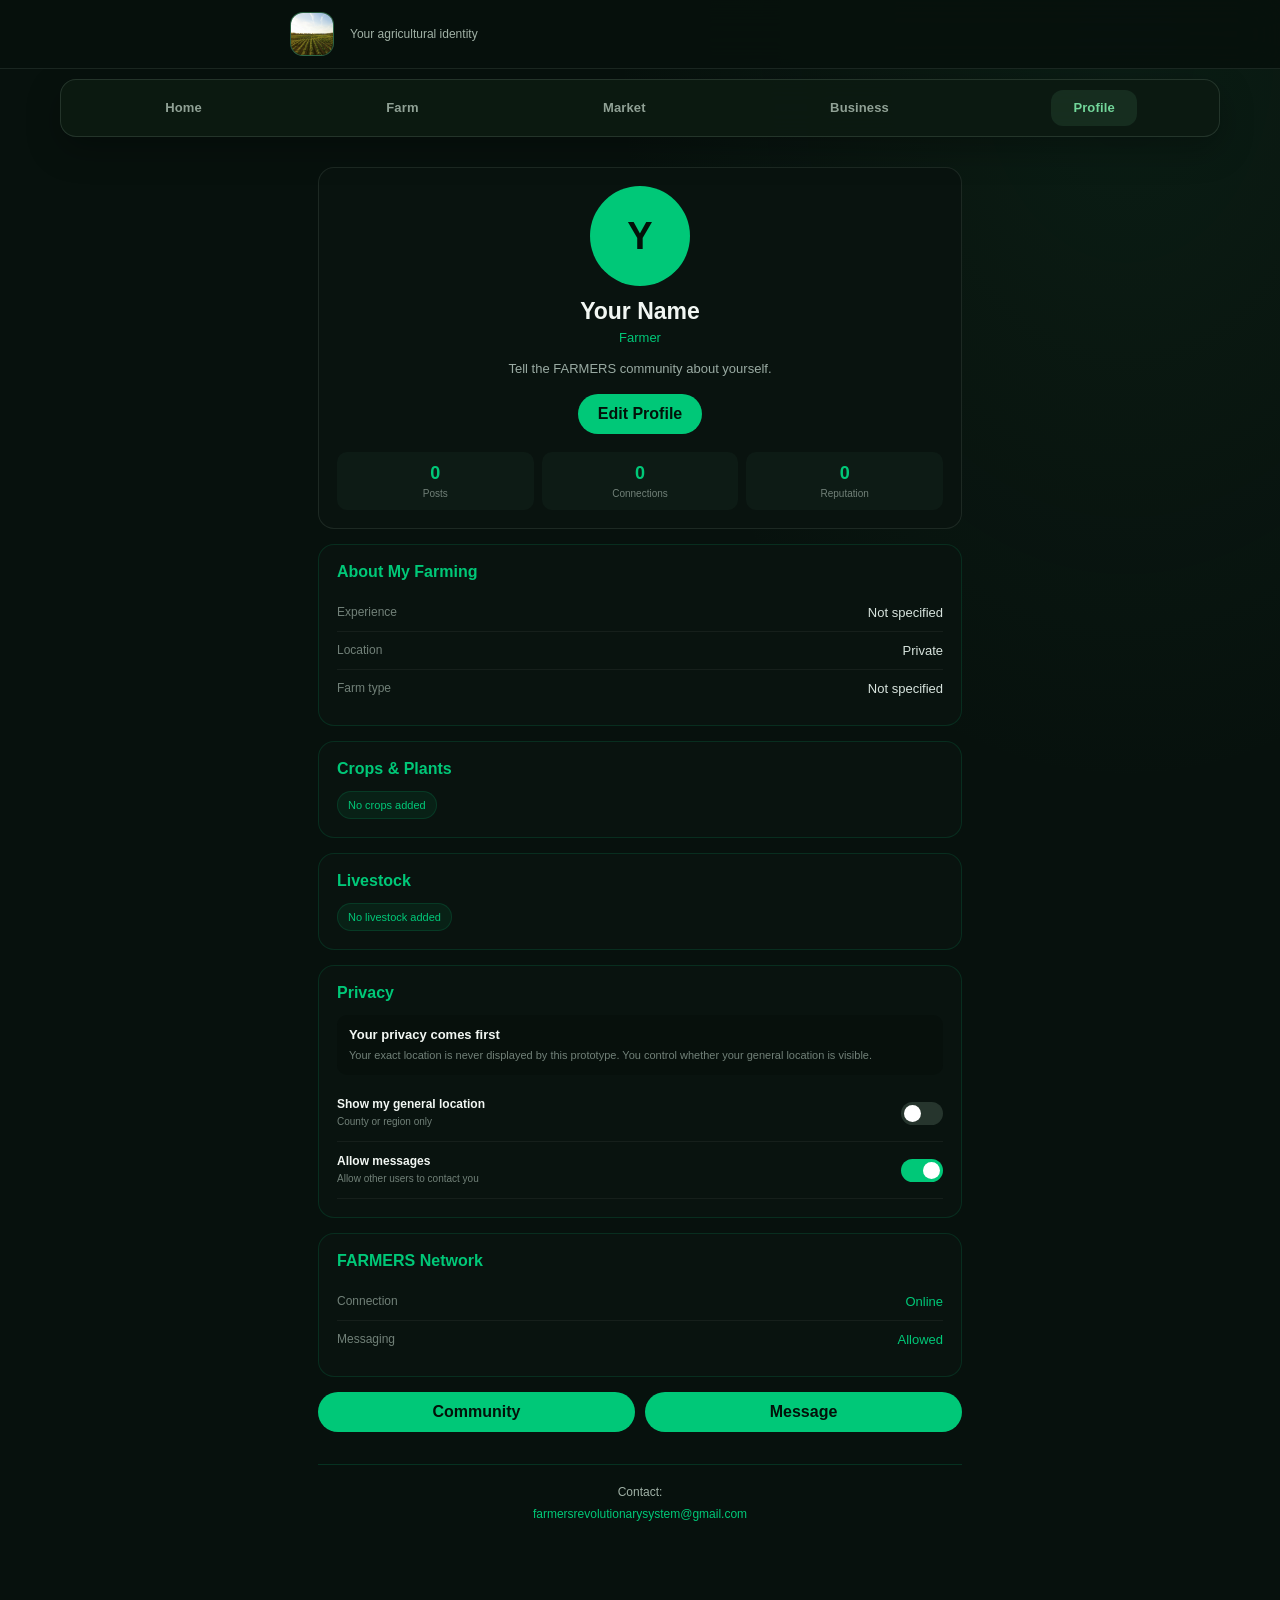
<file: profile.html>
<!DOCTYPE html>
<html lang="en">

<head>

<meta charset="UTF-8">

<meta name="viewport"
content="width=device-width, initial-scale=1.0">

<title>FARMERS | Profile</title>

<style>

* {
    box-sizing: border-box;
    margin: 0;
    padding: 0;
}

body {
    font-family: Arial, sans-serif;
    background: #050807;
    color: #e8f5ef;
    min-height: 100vh;
}

.header {
    background: #07100c;
    border-bottom: 1px solid rgba(0,200,120,.18);
    padding: 16px;
}

.header-inner {
    max-width: 700px;
    margin: auto;
}

.logo {
    color: #00c878;
    font-size: 22px;
    font-weight: bold;
}

.subtitle {
    color: #718078;
    font-size: 12px;
    margin-top: 4px;
}

.container {
    max-width: 700px;
    margin: auto;
    padding: 15px;
}

.profile-card,
.section {
    background: #09130f;
    border: 1px solid rgba(0,200,120,.15);
    border-radius: 16px;
    padding: 18px;
    margin-bottom: 15px;
}

.profile-card {
    text-align: center;
}

.profile-picture {
    width: 100px;
    height: 100px;
    border-radius: 50%;
    background: #00c878;
    color: #031109;
    margin: auto;

    display: flex;
    align-items: center;
    justify-content: center;

    font-size: 38px;
    font-weight: bold;
}

.profile-name {
    margin-top: 12px;
    font-size: 23px;
    font-weight: bold;
}

.verified {
    color: #00c878;
}

.profile-role {
    color: #00c878;
    font-size: 13px;
    margin-top: 5px;
}

.profile-bio {
    color: #9aaba3;
    font-size: 13px;
    line-height: 1.6;
    margin: 14px 0;
}

.edit-button {
    background: #00c878;
    color: #031109;
    border: none;
    padding: 11px 20px;
    border-radius: 20px;
    font-weight: bold;
    cursor: pointer;
}

.stats {
    display: grid;
    grid-template-columns: repeat(3,1fr);
    gap: 8px;
    margin-top: 18px;
}

.stat {
    background: #0d1b15;
    border-radius: 10px;
    padding: 11px;
}

.stat-number {
    color: #00c878;
    font-size: 18px;
    font-weight: bold;
}

.stat-label {
    color: #718078;
    font-size: 10px;
    margin-top: 4px;
}

.section-title {
    color: #00c878;
    font-size: 16px;
    margin-bottom: 13px;
}

.info-row {
    display: flex;
    justify-content: space-between;
    gap: 15px;
    padding: 11px 0;
    border-bottom: 1px solid rgba(255,255,255,.05);
}

.info-row:last-child {
    border-bottom: none;
}

.info-label {
    color: #718078;
    font-size: 12px;
}

.info-value {
    color: #d7e3dd;
    font-size: 13px;
    text-align: right;
}

.tags {
    display: flex;
    flex-wrap: wrap;
    gap: 7px;
}

.tag {
    background: rgba(0,200,120,.08);
    border: 1px solid rgba(0,200,120,.15);
    color: #00c878;
    padding: 7px 10px;
    border-radius: 15px;
    font-size: 11px;
}
.privacy-box {
    background: #07100c;
    border-radius: 10px;
    padding: 12px;
    margin-bottom: 10px;
}

.privacy-title {
    font-size: 13px;
    font-weight: bold;
}

.privacy-description {
    color: #718078;
    font-size: 11px;
    line-height: 1.5;
    margin-top: 5px;
}

.toggle-row {
    display: flex;
    justify-content: space-between;
    align-items: center;
    padding: 12px 0;
    border-bottom: 1px solid rgba(255,255,255,.05);
}

.toggle-text strong {
    display: block;
    font-size: 12px;
}

.toggle-text span {
    color: #718078;
    font-size: 10px;
}

.toggle {
    width: 42px;
    height: 23px;
    background: #26352d;
    border-radius: 20px;
    position: relative;
    cursor: pointer;
}

.toggle.active {
    background: #00c878;
}

.toggle-circle {
    width: 17px;
    height: 17px;
    background: white;
    border-radius: 50%;
    position: absolute;
    top: 3px;
    left: 3px;
}

.toggle.active .toggle-circle {
    left: 22px;
}

.network-buttons {
    display: grid;
    grid-template-columns: 1fr 1fr;
    gap: 10px;
}

.modal {
    position: fixed;
    inset: 0;
    background: rgba(0,0,0,.78);
    display: none;
    align-items: center;
    justify-content: center;
    padding: 20px;
    z-index: 100;
}

.modal.show {
    display: flex;
}

.modal-box {
    width: 100%;
    max-width: 500px;
    max-height: 90vh;
    overflow-y: auto;
    background: #09130f;
    border: 1px solid rgba(0,200,120,.2);
    border-radius: 18px;
    padding: 20px;
}

.modal-title {
    color: #00c878;
    margin-bottom: 15px;
}

label {
    display: block;
    color: #83938b;
    font-size: 11px;
    margin: 12px 0 5px;
}

input,
textarea,
select {
    width: 100%;
    background: #050807;
    border: 1px solid rgba(0,200,120,.15);
    color: white;
    padding: 11px;
    border-radius: 10px;
    outline: none;
}

textarea {
    min-height: 90px;
    resize: vertical;
}

.modal-buttons {
    display: flex;
    gap: 10px;
    margin-top: 18px;
}

.modal-button {
    flex: 1;
    padding: 11px;
    border: none;
    border-radius: 10px;
    cursor: pointer;
}

.cancel {
    background: #16221c;
    color: #aab8b1;
}

.save {
    background: #00c878;
    color: #031109;
    font-weight: bold;
}

</style>

<link rel="stylesheet" href="style.css">

</head>

<body>

<header class="header">

<div class="header-inner">

<div class="logo">
<a href="index.html" style="display:block;width:44px;height:44px;"><img class="logo-image" src="crop-rows.jpg" alt="FARMERS logo"></a>
</div>

<div class="subtitle">
Your agricultural identity
</div>

</div>

</header>

<nav class="primary-nav" aria-label="Primary navigation">
    <a href="index.html" class="primary-nav-item"><span>Home</span></a>
    <a href="farm-hub.html" class="primary-nav-item"><span>Farm</span></a>
    <a href="marketplace.html" class="primary-nav-item"><span>Market</span></a>
    <a href="agribusiness.html" class="primary-nav-item"><span>Business</span></a>
    <a href="profile.html" class="primary-nav-item active" aria-current="page"><span>Profile</span></a>
</nav>

<main class="container">
  <!-- PROFILE -->

<section class="profile-card">

<div
id="profilePicture"
class="profile-picture">
Y
</div>

<div class="profile-name">

<span id="profileName">
Your Name
</span>

<span
id="verifiedBadge"
class="verified"
style="display:none;">
✓
</span>

</div>

<div
id="profileRole"
class="profile-role">
Farmer
</div>

<p
id="profileBio"
class="profile-bio">
Tell the FARMERS community about yourself.
</p>

<button
id="editProfile"
class="edit-button">
Edit Profile
</button>

<div class="stats">

<div class="stat">

<div
id="postCount"
class="stat-number">
0
</div>

<div class="stat-label">
Posts
</div>

</div>

<div class="stat">

<div
id="connectionCount"
class="stat-number">
0
</div>

<div class="stat-label">
Connections
</div>

</div>

<div class="stat">

<div
id="reputation"
class="stat-number">
0
</div>

<div class="stat-label">
Reputation
</div>

</div>

</div>

</section>


<!-- FARMING INFORMATION -->

<section class="section">

<h2 class="section-title">
About My Farming
</h2>

<div class="info-row">

<div class="info-label">
Experience
</div>

<div
id="experience"
class="info-value">
Not specified
</div>

</div>

<div class="info-row">

<div class="info-label">
Location
</div>

<div
id="location"
class="info-value">
Private
</div>

</div>

<div class="info-row">

<div class="info-label">
Farm type
</div>

<div
id="farmType"
class="info-value">
Not specified
</div>

</div>

</section>


<!-- CROPS -->

<section class="section">

<h2 class="section-title">
Crops & Plants
</h2>

<div
id="cropTags"
class="tags">

<span class="tag">
No crops added
</span>

</div>

</section>


<!-- LIVESTOCK -->

<section class="section">

<h2 class="section-title">
Livestock
</h2>

<div
id="livestockTags"
class="tags">

<span class="tag">
No livestock added
</span>

</div>

</section>


<!-- PRIVACY -->

<section class="section">

<h2 class="section-title">
Privacy
</h2>

<div class="privacy-box">

<div class="privacy-title">
Your privacy comes first
</div>

<div class="privacy-description">
Your exact location is never displayed by
this prototype. You control whether your
general location is visible.
</div>

</div>

<div class="toggle-row">

<div class="toggle-text">

<strong>
Show my general location
</strong>

<span>
County or region only
</span>

</div>

<div
id="locationToggle"
class="toggle">

<div class="toggle-circle"></div>

</div>

</div>

<div class="toggle-row">

<div class="toggle-text">

<strong>
Allow messages
</strong>

<span>
Allow other users to contact you
</span>

</div>

<div
id="messageToggle"
class="toggle active">

<div class="toggle-circle"></div>

</div>

</div>

</section>


<!-- NETWORK -->

<section class="section">

<h2 class="section-title">
FARMERS Network
</h2>

<div class="info-row">

<div class="info-label">
Connection
</div>

<div
id="networkStatus"
class="info-value">
Checking...
</div>

</div>

<div class="info-row">

<div class="info-label">
Messaging
</div>

<div
id="messageStatus"
class="info-value">
Allowed
</div>

</div>

</section>


<!-- NETWORK BUTTONS -->

<div class="network-buttons">

<button
id="communityButton"
class="edit-button">
Community
</button>

<button
id="messageButton"
class="edit-button">
Message
</button>

</div>


<!-- EDIT PROFILE WINDOW -->

<div
id="editModal"
class="modal">

<div class="modal-box">

<h2 class="modal-title">
Edit FARMERS Profile
</h2>

<label>Name</label>

<input
id="editName"
placeholder="Your name">

<label>Role</label>

<select id="editRole">

<option>Farmer</option>
<option>Home gardener</option>
<option>Agribusiness owner</option>
<option>Agricultural expert</option>
<option>Student</option>
<option>Consumer</option>

</select>

<label>Email address (required for community registration)</label>

<input
id="editEmail"
type="email"
placeholder="e.g. farmer@example.com">

<label>Phone number</label>

<input
id="editPhone"
type="tel"
placeholder="e.g. +254 700 000 000">

<label>About you</label>

<textarea
id="editBio"
placeholder="Tell the community about yourself...">
</textarea>

<label>Experience</label>

<input
id="editExperience"
placeholder="e.g. 5 years">

<label>General location</label>

<input
id="editLocation"
placeholder="e.g. Kiambu County">

<label>Farm type</label>

<input
id="editFarmType"
placeholder="e.g. Vegetable farming">

<label>Crops / plants</label>

<input
id="editCrops"
placeholder="e.g. Tomatoes, maize, roses">

<label>Livestock</label>

<input
id="editLivestock"
placeholder="e.g. Chicken, cattle">

<div class="modal-buttons">

<button
id="closeEdit"
class="modal-button cancel">
Cancel
</button>

<button
id="saveProfile"
class="modal-button save">
Save Profile
</button>

</div>

</div>

</div>
<script>

/* =========================
   PROFILE DATA
========================= */

let profileData =
    JSON.parse(
        localStorage.getItem("farmersProfile")
    ) || {

        name: "Your Name",
        role: "Farmer",
        bio: "Tell the FARMERS community about yourself.",
        experience: "Not specified",
        location: "",
        farmType: "Not specified",
        crops: [],
        livestock: [],
        posts: 0,
        connections: 0,
        reputation: 0,
        verified: false,
        email: "",
        phone: "",
        communityRegistered: false,
        showLocation: false,
        allowMessages: true

    };


/* =========================
   SAVE DATA
========================= */

function saveProfileData() {

    localStorage.setItem(
        "farmersProfile",
        JSON.stringify(profileData)
    );

}


/* =========================
   DISPLAY TAGS
========================= */

function renderTags(id, items, emptyText) {

    const box =
        document.getElementById(id);

    box.innerHTML = "";

    if (!items || items.length === 0) {

        const tag =
            document.createElement("span");

        tag.className = "tag";
        tag.textContent = emptyText;

        box.appendChild(tag);

        return;
    }

    items.forEach(function(item) {

        const tag =
            document.createElement("span");

        tag.className = "tag";
        tag.textContent = item;

        box.appendChild(tag);

    });

}


/* =========================
   TOGGLE DISPLAY
========================= */

function updateToggle(id, active) {

    const element =
        document.getElementById(id);

    if (!element) return;

    if (active) {

        element.classList.add("active");

    } else {

        element.classList.remove("active");

    }

}


/* =========================
   MESSAGE STATUS
========================= */

function updateMessageStatus() {

    const element =
        document.getElementById(
            "messageStatus"
        );

    if (profileData.allowMessages) {

        element.textContent = "Allowed";
        element.style.color = "#00c878";

    } else {

        element.textContent = "Disabled";
        element.style.color = "#83938b";

    }

}


/* =========================
   NETWORK STATUS
========================= */

function updateNetworkStatus() {

    const element =
        document.getElementById(
            "networkStatus"
        );

    if (navigator.onLine) {

        element.textContent = "Online";
        element.style.color = "#00c878";

    } else {

        element.textContent = "Offline";
        element.style.color = "#83938b";

    }

}


/* =========================
   UPDATE PROFILE
========================= */

function updateProfile() {

    document.getElementById(
        "profileName"
    ).textContent =
        profileData.name;

    document.getElementById(
        "profileRole"
    ).textContent =
        profileData.role;

    document.getElementById(
        "profileBio"
    ).textContent =
        profileData.bio;

    document.getElementById(
        "experience"
    ).textContent =
        profileData.experience ||
        "Not specified";

    document.getElementById(
        "farmType"
    ).textContent =
        profileData.farmType ||
        "Not specified";


    if (
        profileData.showLocation &&
        profileData.location
    ) {

        document.getElementById(
            "location"
        ).textContent =
            profileData.location;

    } else {

        document.getElementById(
            "location"
        ).textContent =
            "Private";

    }


    document.getElementById(
        "postCount"
    ).textContent =
        profileData.posts;

    document.getElementById(
        "connectionCount"
    ).textContent =
        profileData.connections;

    document.getElementById(
        "reputation"
    ).textContent =
        profileData.reputation;


    const firstLetter =
        profileData.name
            .trim()
            .charAt(0)
            .toUpperCase();

    document.getElementById(
        "profilePicture"
    ).textContent =
        firstLetter || "Y";


    document.getElementById(
        "verifiedBadge"
    ).style.display =
        profileData.verified
            ? "inline"
            : "none";


    renderTags(
        "cropTags",
        profileData.crops,
        "No crops added"
    );

    renderTags(
        "livestockTags",
        profileData.livestock,
        "No livestock added"
    );


    updateToggle(
        "locationToggle",
        profileData.showLocation
    );

    updateToggle(
        "messageToggle",
        profileData.allowMessages
    );

    updateMessageStatus();

}


/* =========================
   OPEN EDIT PROFILE
========================= */

document
    .getElementById("editProfile")
    .addEventListener(
        "click",
        function() {

            document.getElementById(
                "editName"
            ).value =
                profileData.name;

            document.getElementById(
                "editRole"
            ).value =
                profileData.role;

            document.getElementById(
                "editEmail"
            ).value =
                profileData.email || "";

            document.getElementById(
                "editPhone"
            ).value =
                profileData.phone || "";

            document.getElementById(
                "editBio"
            ).value =
                profileData.bio;

            document.getElementById(
                "editExperience"
            ).value =
                profileData.experience;

            document.getElementById(
                "editLocation"
            ).value =
                profileData.location;

            document.getElementById(
                "editFarmType"
            ).value =
                profileData.farmType;

            document.getElementById(
                "editCrops"
            ).value =
                profileData.crops.join(", ");

            document.getElementById(
                "editLivestock"
            ).value =
                profileData.livestock.join(", ");

            document.getElementById(
                "editModal"
            ).classList.add("show");

        }
    );


/* =========================
   CLOSE EDIT
========================= */

document
    .getElementById("closeEdit")
    .addEventListener(
        "click",
        function() {

            document.getElementById(
                "editModal"
            ).classList.remove("show");

        }
    );


/* =========================
   SAVE PROFILE
========================= */

document
    .getElementById("saveProfile")
    .addEventListener(
        "click",
        function() {

            const name =
                document.getElementById(
                    "editName"
                ).value.trim();
            const email =
                document.getElementById(
                    "editEmail"
                ).value.trim();


            if (!name) {

                alert(
                    "Please enter your name."
                );

                return;

            }

            if (!email || !email.includes("@")) {
                alert(
                    "Please enter a valid email address to register for the FARMERS community."
                );
                document.getElementById("editEmail").focus();
                return;
            }


            profileData.name =
                name;

            profileData.role =
                document.getElementById(
                    "editRole"
                ).value;

            profileData.email = email;

            profileData.phone =
                document.getElementById(
                    "editPhone"
                ).value.trim();

            profileData.communityRegistered = true;

            profileData.bio =
                document.getElementById(
                    "editBio"
                ).value.trim() ||
                "No biography added yet.";

            profileData.experience =
                document.getElementById(
                    "editExperience"
                ).value.trim() ||
                "Not specified";

            profileData.location =
                document.getElementById(
                    "editLocation"
                ).value.trim();

            profileData.farmType =
                document.getElementById(
                    "editFarmType"
                ).value.trim() ||
                "Not specified";


            profileData.crops =
                document.getElementById(
                    "editCrops"
                ).value
                .split(",")
                .map(function(item) {
                    return item.trim();
                })
                .filter(function(item) {
                    return item !== "";
                });


            profileData.livestock =
                document.getElementById(
                    "editLivestock"
                ).value
                .split(",")
                .map(function(item) {
                    return item.trim();
                })
                .filter(function(item) {
                    return item !== "";
                });


            saveProfileData();
            localStorage.setItem(
                "farmersCommunityAccount",
                JSON.stringify({
                    name: profileData.name,
                    email: profileData.email,
                    phone: profileData.phone,
                    role: profileData.role,
                    registeredAt: new Date().toISOString()
                })
            );
            let registeredFarmers =
                JSON.parse(
                    localStorage.getItem("farmersRegisteredAccounts")
                ) || [];
            const existingIndex =
                registeredFarmers.findIndex(
                    account => account.email === profileData.email
                );
            const registeredAccount = {
                name: profileData.name,
                email: profileData.email,
                phone: profileData.phone,
                role: profileData.role,
                verified: Boolean(profileData.verified),
                registeredAt: new Date().toISOString()
            };
            if (existingIndex >= 0) {
                registeredFarmers[existingIndex] = registeredAccount;
            } else {
                registeredFarmers.push(registeredAccount);
            }
            localStorage.setItem(
                "farmersRegisteredAccounts",
                JSON.stringify(registeredFarmers)
            );

            updateProfile();


            document.getElementById(
                "editModal"
            ).classList.remove("show");


            alert(
                "Profile saved successfully."
            );

            if (new URLSearchParams(location.search).get(
                "communityRegistration"
            ) === "1") {
                window.location.href = "community.html";
            }

        }
    );


/* =========================
   LOCATION PRIVACY
========================= */

document
    .getElementById("locationToggle")
    .addEventListener(
        "click",
        function() {

            profileData.showLocation =
                !profileData.showLocation;

            saveProfileData();

            updateProfile();

        }
    );


/* =========================
   MESSAGE PRIVACY
========================= */

document
    .getElementById("messageToggle")
    .addEventListener(
        "click",
        function() {

            profileData.allowMessages =
                !profileData.allowMessages;

            saveProfileData();

            updateProfile();

        }
    );


/* =========================
   COMMUNITY
========================= */

document
    .getElementById("communityButton")
    .addEventListener(
        "click",
        function() {
            const account =
                JSON.parse(
                    localStorage.getItem("farmersCommunityAccount")
                );

            if (!account || !account.email || !profileData.communityRegistered) {
                alert(
                    "Register your profile with a name and email address before joining the FARMERS community."
                );
                document.getElementById("editProfile").click();
                return;
            }

            window.location.href = "community.html";

        }
    );


/* =========================
   MESSAGE
========================= */

document
    .getElementById("messageButton")
    .addEventListener(
        "click",
        function() {

            if (
                !profileData.allowMessages
            ) {

                alert(
                    "Messaging is disabled."
                );

                return;
            }
            const account =
                JSON.parse(
                    localStorage.getItem("farmersCommunityAccount")
                );
            if (!account || !account.email || !profileData.communityRegistered) {
                alert(
                    "Register your profile with a name and email address before messaging other farmers."
                );
                document.getElementById("editProfile").click();
                return;
            }
            window.location.href = "messaging.html";

        }
    );


/* =========================
   CLOSE MODAL BY BACKGROUND
========================= */

document
    .getElementById("editModal")
    .addEventListener(
        "click",
        function(event) {

            if (
                event.target ===
                document.getElementById(
                    "editModal"
                )
            ) {

                document.getElementById(
                    "editModal"
                ).classList.remove("show");

            }

        }
    );


/* =========================
   INTERNET STATUS
========================= */

window.addEventListener(
    "online",
    updateNetworkStatus
);

window.addEventListener(
    "offline",
    updateNetworkStatus
);


/* =========================
   START FARMERS PROFILE
========================= */

saveProfileData();

updateProfile();

updateNetworkStatus();

if (
    new URLSearchParams(location.search).get(
        "communityRegistration"
    ) === "1"
) {
    document.getElementById("editProfile").click();
    alert(
        "Create your community account by adding your name and email address."
    );
}

console.log(
    "FARMERS Profile loaded successfully."
);

</script>

<footer style="margin:32px auto 0;padding:20px 12px 90px;border-top:1px solid rgba(0,200,120,.18);text-align:center;color:#a0b1a6;font:12px Arial,sans-serif;">
    Contact:
    <a style="color:#00c878;" href="mailto:farmersrevolutionarysystem@gmail.com">farmersrevolutionarysystem@gmail.com</a>
</footer>

</body>

</html>
</file>
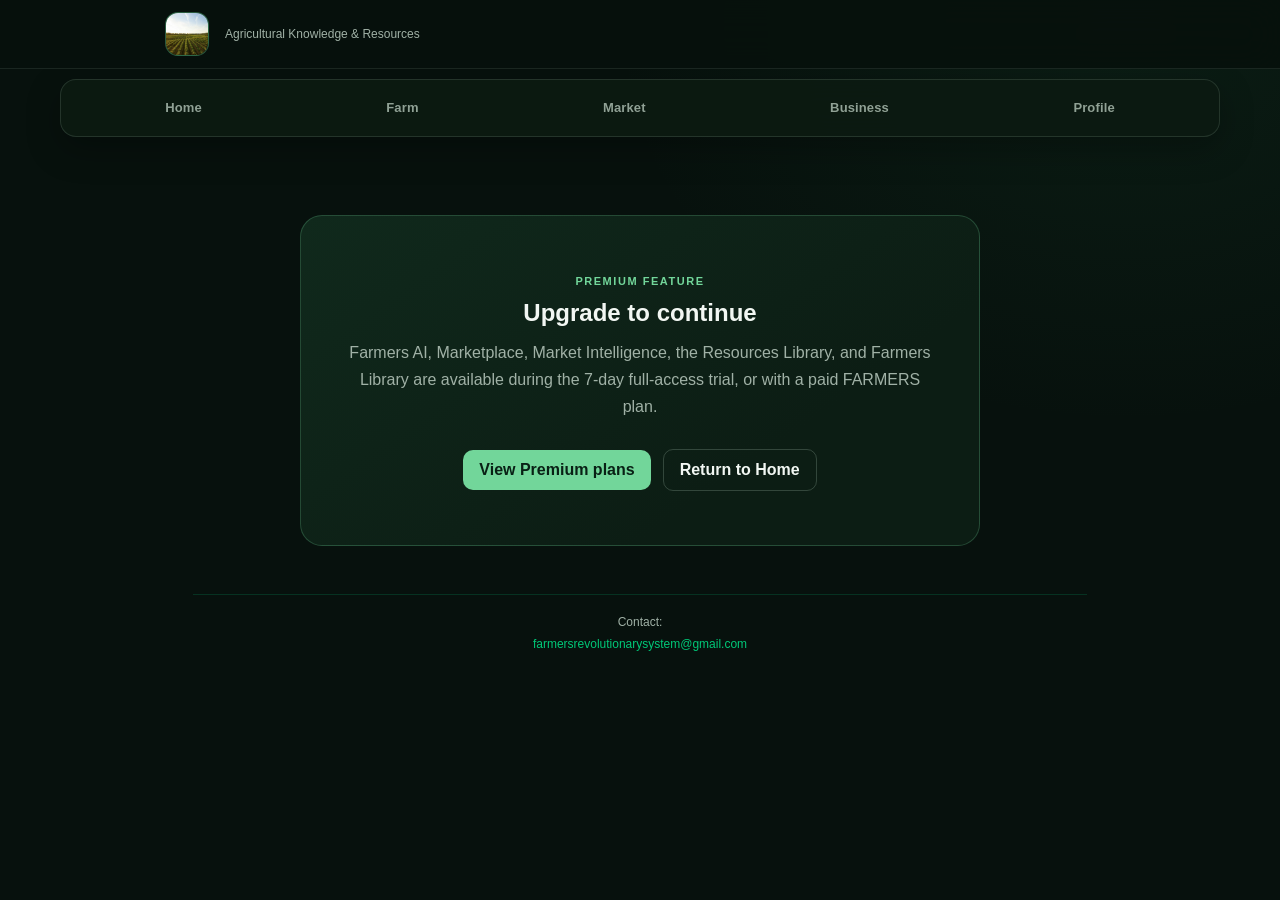
<file: resources.html>
<!DOCTYPE html>
<html lang="en">

<head>

<meta charset="UTF-8">

<meta name="viewport"
content="width=device-width, initial-scale=1.0">

<title>FARMERS - Resources</title>


<style>

/* =========================
   FARMERS RESOURCES
========================= */

* {
    box-sizing: border-box;
}


body {

    margin: 0;

    background: #050807;

    color: #e8f5ef;

    font-family:
        Arial,
        sans-serif;

}


/* =========================
   HEADER
========================= */

.header {

    background: #07100c;

    border-bottom:
        1px solid #164d36;

    padding: 18px;

}


.header-inner {

    max-width: 950px;

    margin: auto;

}


.logo {

    color: #00c878;

    font-size: 24px;

    font-weight: bold;

}


.subtitle {

    color: #718078;

    font-size: 12px;

    margin-top: 5px;

}


/* =========================
   MAIN CONTAINER
========================= */

.container {

    max-width: 950px;

    margin: auto;

    padding: 16px;

}


/* =========================
   HERO
========================= */

.hero {

    background:
        linear-gradient(
            135deg,
            #0b2117,
            #07100c
        );

    border:
        1px solid #164d36;

    border-radius: 18px;

    padding: 22px;

    margin-bottom: 18px;

}


.hero h1 {

    color: #00c878;

    margin:
        0 0 9px;

    font-size: 25px;

}


.hero p {

    color: #9aaba3;

    font-size: 13px;

    line-height: 1.6;

    margin: 0;

}


/* =========================
   SEARCH
========================= */

.search-box {

    margin-top: 18px;

}


.search-box input {

    width: 100%;

    padding: 13px;

    border-radius: 11px;

    border:
        1px solid #164d36;

    background: #050807;

    color: white;

    outline: none;

}


.search-box input:focus {

    border-color: #00c878;

}


/* =========================
   SECTION TITLES
========================= */

.section-title {

    color: #00c878;

    font-size: 17px;

    margin:
        20px 0 12px;

}


/* =========================
   CATEGORY GRID
========================= */

.category-grid {

    display: grid;

    grid-template-columns:
        repeat(3, minmax(0, 1fr));

    gap: 12px;

    width: 100%;

    margin-bottom: 25px;

}


.category-card {

    width: 100%;

    min-width: 0;

    padding: 15px;

    background: #09130f;

    border:
        1px solid #164d36;

    border-radius: 14px;

    cursor: pointer;

    transition:
        transform .2s,
        border-color .2s;

}


.category-card:hover {

    transform:
        translateY(-2px);

    border-color:
        #00c878;

}


.category-icon {

    font-size: 27px;

    margin-bottom: 8px;

}


.category-card h3 {

    color: #00c878;

    font-size: 13px;

    margin:
        0 0 5px;

}


.category-card p {

    color: #718078;

    font-size: 9px;

    line-height: 1.5;

    margin: 0;

}


/* =========================
   RESOURCE GRID
========================= */

.resource-grid {

    display: grid;

    grid-template-columns:
        repeat(2, minmax(0, 1fr));

    gap: 12px;

    width: 100%;

}


.resource-card {

    background: #09130f;

    border:
        1px solid #123d2b;

    border-radius: 16px;

    padding: 17px;

}
/* =========================
   RESOURCE TOPICS
========================= */

.resource-topics {

    display: flex;

    flex-wrap: wrap;

    gap: 6px;

    margin-top: 10px;

}


.resource-topics span {

    padding: 5px 8px;

    border-radius: 7px;

    background: #0b1712;

    border: 1px solid #123d2b;

    color: #718078;

    font-size: 9px;

}


/* =========================
   RESOURCE DETAIL
========================= */

.resource-detail {

    margin-top: 20px;

    padding: 20px;

    background: #09130f;

    border: 1px solid #164d36;

    border-radius: 18px;

}


.close-resource {

    padding: 9px 12px;

    border-radius: 9px;

    border: 1px solid #164d36;

    background: #0b1712;

    color: #00c878;

    cursor: pointer;

}


.close-resource:hover {

    background: #00c878;

    color: #031109;

}


.detail-icon {

    font-size: 45px;

    margin-top: 20px;

}


.resource-detail h2 {

    color: #00c878;

    font-size: 23px;

    margin-bottom: 5px;

}


.detail-category {

    display: inline-block;

    padding: 5px 8px;

    border-radius: 7px;

    background: #0b2117;

    color: #83938b;

    font-size: 10px;

    text-transform: uppercase;

}


.detail-description {

    color: #a6b6ae;

    font-size: 13px;

    line-height: 1.7;

    margin-top: 15px;

}


.resource-detail h3 {

    color: #e8f5ef;

    font-size: 15px;

    margin-top: 22px;

}


.detail-topics {

    display: grid;

    gap: 7px;

}


.topic-item {

    padding: 10px;

    background: #07100c;

    border: 1px solid #123d2b;

    border-radius: 9px;

    color: #91a49a;

    font-size: 11px;

}


.resource-actions {

    display: grid;

    grid-template-columns:
        repeat(3, 1fr);

    gap: 8px;

    margin-top: 20px;

}


.detail-action {

    padding: 12px 8px;

    border-radius: 10px;

    border: 1px solid #164d36;

    background: #0b1712;

    color: #00c878;

    cursor: pointer;

    font-size: 11px;

}


.detail-action:hover {

    background: #00c878;

    color: #031109;

}


.resource-disclaimer {

    margin-top: 18px;

    padding: 12px;

    background: #11150f;

    border: 1px solid #4d4b22;

    border-radius: 10px;

    color: #aaa67c;

    font-size: 10px;

    line-height: 1.6;

}


@media (max-width: 600px) {

    .resource-actions {

        grid-template-columns: 1fr;

    }

}

.resource-icon {

    font-size: 30px;

}


.resource-card h3 {

    color: #e8f5ef;

    font-size: 15px;

    margin:
        9px 0 7px;

}


.resource-card p {

    color: #91a49a;

    font-size: 11px;

    line-height: 1.6;

}


.resource-topics {

    display: flex;

    flex-wrap: wrap;

    gap: 5px;

    margin-top: 10px;

}


.resource-topics span {

    padding:
        5px 7px;

    border-radius: 6px;

    background: #0b1712;

    border:
        1px solid #123d2b;

    color: #718078;

    font-size: 9px;

}


.resource-button {

    width: 100%;

    padding: 10px;

    margin-top: 10px;

    border-radius: 9px;

    border:
        1px solid #164d36;

    background: #0b1712;

    color: #00c878;

    cursor: pointer;

}


.resource-button:hover {

    background: #00c878;

    color: #031109;

}


/* =========================
   EMPTY STATE
========================= */

.empty-state {

    padding: 25px;

    text-align: center;

    color: #718078;

    border:
        1px dashed #164d36;

    border-radius: 14px;

}


/* =========================
   RESOURCE DETAIL
========================= */

.resource-detail {

    margin-top: 25px;

    padding: 20px;

    background: #09130f;

    border:
        1px solid #164d36;

    border-radius: 18px;

}


.close-resource {

    padding:
        9px 12px;

    border-radius: 9px;

    border:
        1px solid #164d36;

    background: #0b1712;

    color: #00c878;

    cursor: pointer;

}


.detail-icon {

    font-size: 45px;

    margin-top: 20px;

}


.resource-detail h2 {

    color: #00c878;

    font-size: 23px;

    margin-bottom: 5px;

}


.detail-category {

    display: inline-block;

    padding:
        5px 8px;

    border-radius: 7px;

    background: #0b2117;

    color: #83938b;

    font-size: 10px;

    text-transform: uppercase;

}


.detail-description {

    color: #a6b6ae;

    font-size: 13px;

    line-height: 1.7;

    margin-top: 15px;

}


.resource-detail h3 {

    color: #e8f5ef;

    font-size: 15px;

    margin-top: 22px;

}


.detail-topics {

    display: grid;

    gap: 7px;

}


.topic-item {

    padding: 10px;

    background: #07100c;

    border:
        1px solid #123d2b;

    border-radius: 9px;

    color: #91a49a;

    font-size: 11px;

}


/* =========================
   DETAIL ACTIONS
========================= */

.resource-actions {

    display: grid;

    grid-template-columns:
        repeat(3, 1fr);

    gap: 8px;

    margin-top: 20px;

}


.detail-action {

    padding:
        12px 8px;

    border-radius: 10px;

    border:
        1px solid #164d36;

    background: #0b1712;

    color: #00c878;

    cursor: pointer;

    font-size: 11px;

}


.detail-action:hover {

    background: #00c878;

    color: #031109;

}


/* =========================
   NAVIGATION
========================= */

.navigation {

    display: grid;

    grid-template-columns:
        repeat(4, 1fr);

    gap: 8px;

    margin-top: 25px;

}


.navigation button {

    padding: 11px 5px;

    background: #0b1712;

    color: #00c878;

    border:
        1px solid #164d36;

    border-radius: 10px;

    cursor: pointer;

    font-size: 11px;

}


/* =========================
   FOOTER
========================= */

footer {

    text-align: center;

    color: #52635b;

    font-size: 10px;

    line-height: 1.8;

    padding: 30px 10px;

}


/* =========================
   MOBILE
========================= */

@media (max-width: 700px) {

    .category-grid {

        grid-template-columns:
            repeat(2, minmax(0, 1fr));

    }


    .resource-grid {

        grid-template-columns:
            1fr;

    }


    .resource-actions {

        grid-template-columns:
            1fr;

    }

}


@media (max-width: 400px) {

    .category-grid {

        grid-template-columns:
            1fr;

    }


    .navigation {

        grid-template-columns:
            repeat(2, 1fr);

    }

}

</style>

<link rel="stylesheet" href="style.css">

</head>


<body>


<header class="header">

    <div class="header-inner">

        <div class="logo">
            <a href="index.html" style="display:block;width:44px;height:44px;"><img class="logo-image" src="crop-rows.jpg" alt="FARMERS logo"></a>
        </div>

        <div class="subtitle">
            Agricultural Knowledge & Resources
        </div>

    </div>

</header>

<nav class="primary-nav" aria-label="Primary navigation">
    <a href="index.html" class="primary-nav-item"><span>Home</span></a>
    <a href="farm-hub.html" class="primary-nav-item"><span>Farm</span></a>
    <a href="marketplace.html" class="primary-nav-item"><span>Market</span></a>
    <a href="agribusiness.html" class="primary-nav-item"><span>Business</span></a>
    <a href="profile.html" class="primary-nav-item"><span>Profile</span></a>
</nav>

<main class="container">


<section class="hero">

    <h1>
        FARMERS Resources
    </h1>

    <p>
        A practical knowledge center for
        farmers, gardeners, agribusiness
        owners and anyone interested in
        agriculture.
    </p>


    <div class="search-box">

        <input
            id="resourceSearch"
            type="search"
            placeholder="Search resources...">

    </div>

</section>


<h2 class="section-title">
    Explore Categories
</h2>


<div class="category-grid">


    <div
        class="category-card"
        data-category="crops">

        <div class="category-icon">
            <img src="crop-rows.jpg" alt="" loading="lazy">
        </div>

        <h3>
            Crops
        </h3>

        <p>
            Maize, beans, wheat,
            potatoes, rice and vegetables.
        </p>

    </div>


    <div
        class="category-card"
        data-category="livestock">

        <div class="category-icon">
            <img src="dairy-cow.jpg" alt="" loading="lazy">
        </div>

        <h3>
            Livestock
        </h3>

        <p>
            Cattle, goats, sheep
            and pigs.
        </p>

    </div>


    <div
        class="category-card"
        data-category="poultry">

        <div class="category-icon">
            <img src="poultry.jpg" alt="" loading="lazy">
        </div>

        <h3>
            Poultry
        </h3>

        <p>
            Broilers, layers and
            indigenous chickens.
        </p>

    </div>


    <div
        class="category-card"
        data-category="horticulture">

        <div class="category-icon">
            <img src="market-produce.jpg" alt="" loading="lazy">
        </div>

        <h3>
            Horticulture
        </h3>

        <p>
            Flowers, tomatoes,
            onions, fruits and gardens.
        </p>

    </div>


    <div
        class="category-card"
        data-category="soil">

        <div class="category-icon">
            <img src="seedlings.jpg" alt="" loading="lazy">
        </div>

        <h3>
            Soil
        </h3>

        <p>
            Soil testing, fertility,
            compost and conservation.
        </p>

    </div>


    <div
        class="category-card"
        data-category="water">

        <div class="category-icon">
            <img src="seedlings.jpg" alt="" loading="lazy">
        </div>

        <h3>
            Water & Climate
        </h3>

        <p>
            Irrigation, drought
            and climate-smart farming.
        </p>

    </div>


    <div
        class="category-card"
        data-category="pests">

        <div class="category-icon">
            <img src="fresh-produce.jpg" alt="" loading="lazy">
        </div>

        <h3>
            Pests & Diseases
        </h3>

        <p>
            Identification, monitoring
            and responsible management.
        </p>

    </div>


    <div
        class="category-card"
        data-category="business">

        <div class="category-icon">
            <img src="sunset-field.jpg" alt="" loading="lazy">
        </div>

        <h3>
            Agribusiness
        </h3>

        <p>
            Budgets, records, markets
            and value addition.
        </p>

    </div>


    <div
        class="category-card"
        data-category="technology">

        <div class="category-icon">
            <img src="crop-rows.jpg" alt="" loading="lazy">
        </div>

        <h3>
            Technology
        </h3>

        <p>
            Digital farming, AI
            and farm technology.
        </p>

    </div>

</div>


<h2 class="section-title">
    Resource Library
</h2>


<div
    id="resourceGrid"
    class="resource-grid">
</div>


<div
    id="resourceEmpty"
    class="empty-state"
    style="display:none;">

    No resources found.

</div>
<!-- =========================
     RESOURCE SYSTEM
========================= -->

<script src="resources-data.js"></script>

<script>

/* =========================
   ELEMENTS
========================= */

const resourceGrid =
    document.getElementById(
        "resourceGrid"
    );

const resourceEmpty =
    document.getElementById(
        "resourceEmpty"
    );

const resourceSearch =
    document.getElementById(
        "resourceSearch"
    );


/* =========================
   SAFE RESOURCE DATA HELPERS
========================= */

function getAllResourcesSafe() {
    try {
        if (typeof farmersGetResources === "function") {
            const result = farmersGetResources();
            return Array.isArray(result) ? result : [];
        }
    } catch (error) {
        console.error("FARMERS could not load resources:", error);
    }

    if (Array.isArray(window.FARMERS_RESOURCES)) return window.FARMERS_RESOURCES;
    if (Array.isArray(window.farmersResources)) return window.farmersResources;
    return [];
}

function getResourcesByCategorySafe(category) {
    try {
        if (typeof farmersGetResourcesByCategory === "function") {
            const result = farmersGetResourcesByCategory(category);
            if (Array.isArray(result)) return result;
        }
    } catch (error) {
        console.warn("Category helper failed; filtering resource data directly.", error);
    }

    return getAllResourcesSafe().filter(function(resource) {
        return String(resource.category || "").toLowerCase().replace(/\\s*&\\s*/g, " ")
            .replace(/[^a-z0-9]+/g, "") ===
            String(category || "").toLowerCase().replace(/\\s*&\\s*/g, " ")
            .replace(/[^a-z0-9]+/g, "");
    });
}

function searchResourcesSafe(query) {
    try {
        if (typeof farmersSearchResources === "function") {
            const result = farmersSearchResources(query);
            if (Array.isArray(result)) return result;
        }
    } catch (error) {
        console.warn("Resource search helper failed; searching resource data directly.", error);
    }

    const q = String(query || "").toLowerCase().trim();
    if (!q) return getAllResourcesSafe();

    return getAllResourcesSafe().filter(function(resource) {
        const searchable = [
            resource.title, resource.description, resource.category,
            ...(Array.isArray(resource.topics) ? resource.topics : [])
        ].join(" ").toLowerCase();
        return searchable.includes(q);
    });
}

function getResourcePhoto(resource) {
    const description = [
        resource.category,
        resource.title,
        resource.description
    ].join(" ").toLowerCase();

    if (/livestock|cattle|dairy|goat|animal/.test(description)) {
        return "dairy-cow.jpg";
    }
    if (/poultry|chicken|bird/.test(description)) {
        return "poultry.jpg";
    }
    if (/fish|aquaculture/.test(description)) {
        return "fish.jpg";
    }
    if (/market|produce|vegetable|fruit|horticulture/.test(description)) {
        return "market-produce.jpg";
    }
    if (/soil|seed|water|irrigation|plant/.test(description)) {
        return "seedlings.jpg";
    }

    return "crop-rows.jpg";
}

/* =========================
   DISPLAY RESOURCES
========================= */

function displayResources(resources) {

    resourceGrid.innerHTML = "";


    if (
        !resources ||
        resources.length === 0
    ) {

        resourceEmpty.style.display =
            "block";

        return;

    }


    resourceEmpty.style.display =
        "none";


    resources.forEach(
        function(resource) {

            const card =
                document.createElement(
                    "article"
                );


            card.className =
                "resource-card";


            card.innerHTML = `

                <div class="resource-icon">
                    <img src="${getResourcePhoto(resource)}" alt="" loading="lazy">
                </div>


                <h3>

                    ${resource.title || "Farming resource"}

                </h3>


                <p>

                    ${resource.description || "Practical farming information and guidance."}

                </p>


                <div class="resource-topics">

                    ${(Array.isArray(resource.topics) ? resource.topics : [])
                        .slice(0, 4)
                        .map(
                            function(topic) {

                                return `

                                    <span>
                                        ${topic}
                                    </span>

                                `;

                            }
                        )
                        .join("")}

                </div>


                <button
                    type="button"
                    class="resource-button"
                    data-resource-id="${resource.id}">

                    Open Resource

                </button>

            `;


            resourceGrid.appendChild(
                card
            );

        }
    );


    connectResourceButtons();

}


/* =========================
   RESOURCE BUTTONS
========================= */

function connectResourceButtons() {

    const buttons =
        resourceGrid.querySelectorAll(
            "[data-resource-id]"
        );


    buttons.forEach(
        function(button) {

            button.addEventListener(
                "click",
                async function() {

                    const id = button.dataset.resourceId;
                    let resource = null;

                    try {
                        if (typeof farmersFindResourceById === "function") {
                            resource = await farmersFindResourceById(id);
                        }
                    } catch (error) {
                        console.warn("Could not load resource by ID; trying local data.", error);
                    }

                    if (!resource) {
                        const allResources = getAllResourcesSafe();
                        resource = allResources.find(function(item) {
                            return String(item.id) === String(id);
                        }) || null;
                    }

                    if (!resource) {

                        console.error(
                            "Resource not found:",
                            id
                        );

                        return;

                    }


                    showResource(
                        resource
                    );

                }
            );

        }
    );

}


/* =========================
   SHOW RESOURCE
========================= */

function showResource(resource) {

    const oldDetail =
        document.getElementById(
            "resourceDetail"
        );


    if (oldDetail) {

        oldDetail.remove();

    }


    const detail =
        document.createElement(
            "section"
        );


    detail.id =
        "resourceDetail";


    detail.className =
        "resource-detail";


    detail.innerHTML = `

        <button
            type="button"
            id="closeResourceDetail"
            class="close-resource">

            ← Back to Resources

        </button>


        <div class="detail-icon">
            <img src="${getResourcePhoto(resource)}" alt="" loading="lazy">
        </div>


        <h2>

            ${resource.title || "Farming resource"}

        </h2>


        <div class="detail-category">

            ${resource.category}

        </div>


        <p class="detail-description">

            ${resource.description || "Practical farming information and guidance."}

        </p>


        <h3>

            What you can learn

        </h3>


        <div class="detail-topics">

            ${(Array.isArray(resource.topics) ? resource.topics : [])
                .map(
                    function(topic) {

                        return `

                            <div
                                class="topic-item">

                                ✓ ${topic}

                            </div>

                        `;

                    }
                )
                .join("")}

        </div>


        <div class="resource-actions">


            <button
                type="button"
                class="detail-action"
                id="askCommunity">

                Ask Community

            </button>


            <button
                type="button"
                class="detail-action"
                id="askExpert">

                Ask an Expert

            </button>


            <button
                type="button"
                class="detail-action"
                id="findSupplies">

                Find Supplies

            </button>


        </div>


        <div class="resource-disclaimer">

            ℹ️ FARMERS resources are intended
            for general educational purposes.
            For serious crop, animal-health,
            pesticide or chemical decisions,
            consult an appropriately qualified
            professional and follow applicable
            local guidance.

        </div>

    `;


    resourceGrid.parentElement.appendChild(
        detail
    );


    detail.scrollIntoView({

        behavior:
            "smooth",

        block:
            "start"

    });


    document
        .getElementById(
            "closeResourceDetail"
        )
        .addEventListener(
            "click",
            function() {

                detail.remove();


                resourceGrid.scrollIntoView({

                    behavior:
                        "smooth",

                    block:
                        "start"

                });

            }
        );


    document
        .getElementById(
            "askCommunity"
        )
        .addEventListener(
            "click",
            function() {

                window.location.href =
                    "community.html";

            }
        );


    document
        .getElementById(
            "askExpert"
        )
        .addEventListener(
            "click",
            function() {

                window.location.href =
                    "experts.html";

            }
        );


    document
        .getElementById(
            "findSupplies"
        )
        .addEventListener(
            "click",
            function() {

                window.location.href =
                    "marketplace.html";

            }
        );

}


/* =========================
   SEARCH
========================= */

resourceSearch.addEventListener(
    "input",
    function() {

        const query =
            resourceSearch.value
                .toLowerCase()
                .trim();

        const results = searchResourcesSafe(query);


        displayResources(
            results
        );

    }
);


/* =========================
   INITIAL LOAD
========================= */

displayResources(getAllResourcesSafe());

</script>
<script>

/* =========================
   CATEGORY FILTERS
========================= */

const categoryCards =
    document.querySelectorAll(
        ".category-card"
    );


categoryCards.forEach(
    function(categoryCard) {

        categoryCard.addEventListener(
            "click",
            function() {

                const category =
                    categoryCard.dataset.category;


                const results = getResourcesByCategorySafe(category);


                /* Clear search */

                if (resourceSearch) {

                    resourceSearch.value =
                        "";

                }


                /* Display matching resources */

                displayResources(
                    results
                );


                /* Scroll to Resource Library */

                resourceGrid.scrollIntoView({

                    behavior:
                        "smooth",

                    block:
                        "start"

                });

            }
        );

    }

);
/* =========================
   FARMER TOOLS
========================= */

document
    .querySelectorAll("[data-tool]")
    .forEach(function(button) {

        button.addEventListener(
            "click",
            function() {

                const tool =
                    button.dataset.tool;


                if (tool === "calculator") {

                    openCalculator();

                }


                if (tool === "notes") {

                    openNotes();

                }


                if (tool === "planner") {

                    openPlanner();

                }


                if (tool === "community") {

                    window.location.href =
                        "community.html";

                }

            }
        );

    });


/* =========================
   CALCULATOR
========================= */

function openCalculator() {

    const expression =
        prompt(
            "FARMERS Calculator\n\n" +
            "Enter a calculation.\n\n" +
            "Example: 50 * 120"
        );


    if (
        expression === null ||
        expression.trim() === ""
    ) {

        return;

    }


    try {

        const result =
            Function(
                "return (" +
                expression +
                ")"
            )();


        if (
            typeof result !== "number" ||
            !isFinite(result)
        ) {

            throw new Error();

        }


        alert(
            "Result: " +
            result.toLocaleString()
        );


    } catch {

        alert(
            "That calculation could not be processed."
        );

    }

}


/* =========================
   FARM NOTES
========================= */

function openNotes() {

    const oldNotes =
        localStorage.getItem(
            "farmersResourceNotes"
        ) || "";


    const notes =
        prompt(
            "FARMERS FARM NOTES\n\n" +
            "Write your notes below:",
            oldNotes
        );


    if (notes === null) {

        return;

    }


    localStorage.setItem(
        "farmersResourceNotes",
        notes
    );


    alert(
        "✓ Your farm notes were saved."
    );

}


/* =========================
   FARM PLANNER
========================= */

function openPlanner() {

    const task =
        prompt(
            "FARMERS FARM PLANNER\n\n" +
            "Enter a farm task.\n\n" +
            "Example: Plant tomatoes"
        );


    if (
        task === null ||
        task.trim() === ""
    ) {

        return;

    }


    const date =
        prompt(
            "When should you do it?\n\n" +
            "Example: 25 August 2026"
        );


    if (
        date === null ||
        date.trim() === ""
    ) {

        return;

    }


    const plans =
        JSON.parse(
            localStorage.getItem(
                "farmersFarmPlans"
            ) || "[]"
        );


    plans.push({

        task:
            task.trim(),

        date:
            date.trim(),

        created:
            new Date()
                .toLocaleString()

    });


    localStorage.setItem(
        "farmersFarmPlans",
        JSON.stringify(
            plans
        )
    );


    alert(
        "✓ Farm task added to your planner."
    );

}
</script>
<script src="plan-access.js"></script>
<footer style="margin:32px auto 0;padding:20px 12px 90px;border-top:1px solid rgba(0,200,120,.18);text-align:center;color:#a0b1a6;font:12px Arial,sans-serif;">
    Contact:
    <a style="color:#00c878;" href="mailto:farmersrevolutionarysystem@gmail.com">farmersrevolutionarysystem@gmail.com</a>
</footer>
</file>
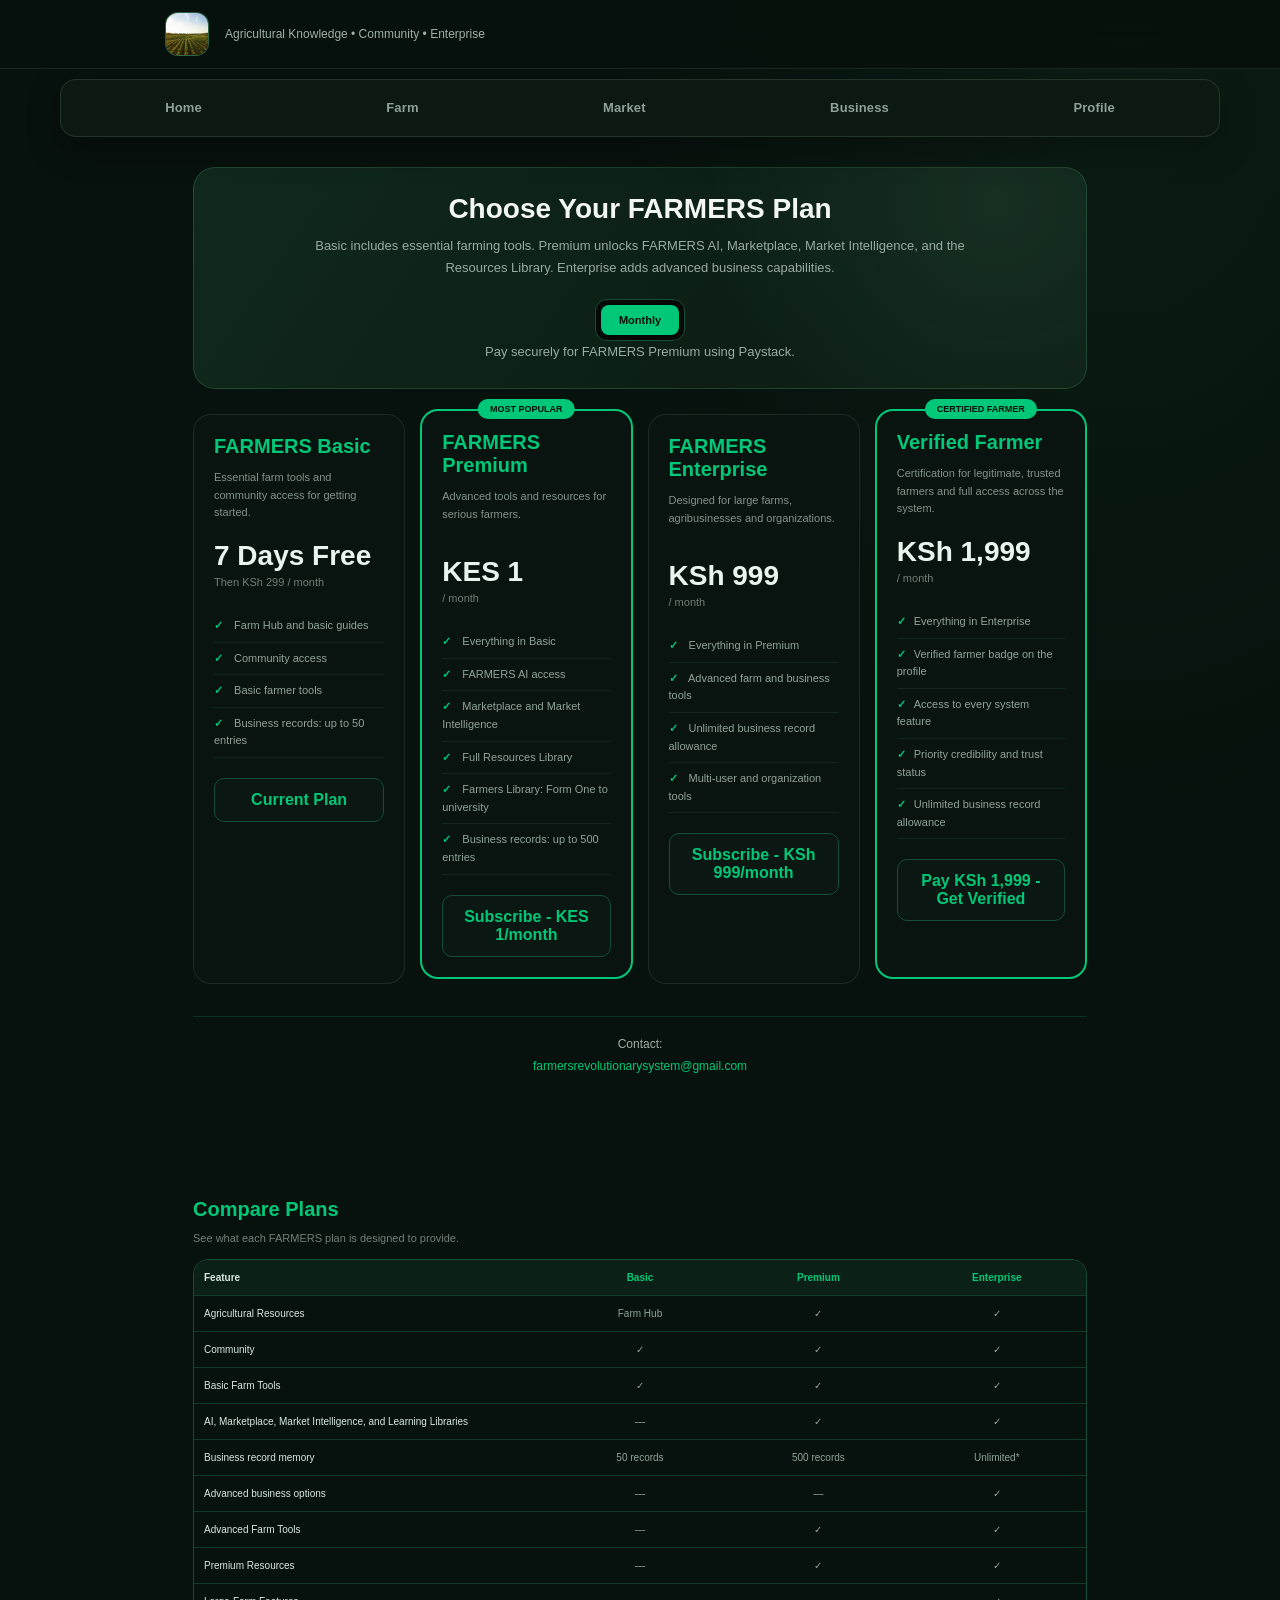
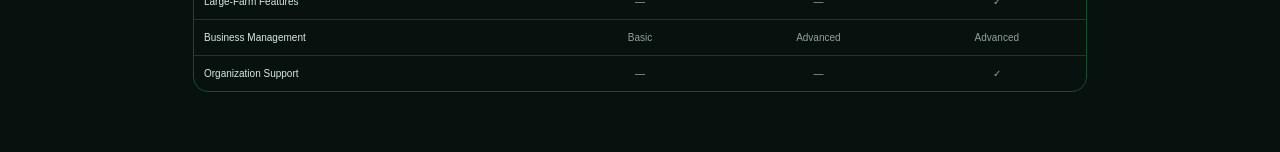
<file: subscription.html>
<!DOCTYPE html>
<html lang="en">

<head>

<meta charset="UTF-8">

<meta name="viewport"
content="width=device-width, initial-scale=1.0">

<title>FARMERS - Subscription</title>


<style>

/* =========================
   FARMERS SUBSCRIPTION
========================= */

* {
    box-sizing: border-box;
}


body {

    margin: 0;

    background: #050807;

    color: #e8f5ef;

    font-family:
        Arial,
        sans-serif;

}


/* =========================
   HEADER
========================= */

.header {

    background: #07100c;

    border-bottom:
        1px solid #164d36;

    padding: 18px;

}


.header-inner {

    max-width: 950px;

    margin: auto;

}


.logo {

    color: #00c878;

    font-size: 24px;

    font-weight: bold;

}


.subtitle {

    color: #718078;

    font-size: 12px;

    margin-top: 5px;

}


/* =========================
   CONTAINER
========================= */

.container {

    max-width: 950px;

    margin: auto;

    padding: 16px;

}


/* =========================
   HERO
========================= */

.hero {

    background:
        linear-gradient(
            135deg,
            #0b2117,
            #07100c
        );

    border:
        1px solid #164d36;

    border-radius: 18px;

    padding: 25px;

    margin-bottom: 25px;

    text-align: center;

}


.hero h1 {

    color: #00c878;

    font-size: 28px;

    margin:
        0 0 10px;

}


.hero p {

    color: #9aaba3;

    font-size: 13px;

    line-height: 1.7;

    max-width: 650px;

    margin: auto;

}


/* =========================
   PLAN GRID
========================= */

.plan-grid {

    display: grid;

    grid-template-columns:
        repeat(4, minmax(0, 1fr));

    gap: 15px;

}


/* =========================
   PLAN CARD
========================= */

.plan-card {

    position: relative;

    background: #09130f;

    border:
        1px solid #164d36;

    border-radius: 18px;

    padding: 20px;

}


.plan-card.featured {

    border:
        2px solid #00c878;

    transform:
        translateY(-5px);

}


.plan-name {

    color: #00c878;

    font-size: 20px;

    font-weight: bold;

}


.plan-description {

    color: #83938b;

    font-size: 11px;

    line-height: 1.6;

    min-height: 50px;

}


.plan-price {

    margin:
        18px 0;

}


.price {

    color: #e8f5ef;

    font-size: 28px;

    font-weight: bold;

}


.period {

    color: #718078;

    font-size: 11px;

}


/* =========================
   FEATURES
========================= */

.plan-features {

    list-style: none;

    padding: 0;

    margin: 20px 0;

}


.plan-features li {

    color: #91a49a;

    font-size: 11px;

    line-height: 1.6;

    padding:
        7px 0;

    border-bottom:
        1px solid #10271d;

}


.plan-features li::before {

    content: "✓";

    color: #00c878;

    font-weight: bold;

    margin-right: 8px;

}


/* =========================
   BUTTON
========================= */

.plan-button {

    width: 100%;

    padding: 12px;

    border-radius: 10px;

    border:
        1px solid #164d36;

    background: #0b1712;

    color: #00c878;

    cursor: pointer;

    font-weight: bold;

}


.plan-button:hover {

    background: #00c878;

    color: #031109;

}


/* =========================
   FEATURED BADGE
========================= */

.featured-badge {

    position: absolute;

    top: -12px;

    left: 50%;

    transform:
        translateX(-50%);

    background: #00c878;

    color: #031109;

    padding:
        5px 12px;

    border-radius: 20px;

    font-size: 9px;

    font-weight: bold;

    white-space: nowrap;

}


/* =========================
   RESPONSIVE
========================= */

@media (max-width: 750px) {

    .plan-grid {

        grid-template-columns:
            1fr;

    }


    .plan-card.featured {

        transform: none;

    }

}
/* =========================
   FEATURE COMPARISON
========================= */

.comparison-section {

    margin-top: 35px;

}


.comparison-section h2 {

    color: #00c878;

    font-size: 20px;

    margin-bottom: 5px;

}


.comparison-subtitle {

    color: #718078;

    font-size: 11px;

    margin-bottom: 15px;

}


.comparison-table {

    width: 100%;

    overflow-x: auto;

    border:
        1px solid #164d36;

    border-radius: 15px;

    overflow: hidden;

}


.comparison-row {

    display: grid;

    grid-template-columns:
        2fr 1fr 1fr 1fr;

    border-bottom:
        1px solid #123d2b;

}


.comparison-row:last-child {

    border-bottom: none;

}


.comparison-row > div {

    padding: 12px 10px;

    color: #91a49a;

    font-size: 10px;

    text-align: center;

}


.comparison-row > div:first-child {

    text-align: left;

    color: #d9e9e2;

}


.comparison-header {

    background: #0b2117;

}


.comparison-header > div {

    color: #00c878;

    font-weight: bold;

}


@media (max-width: 600px) {

    .comparison-row {

        grid-template-columns:
            1.7fr 0.8fr 0.8fr 0.8fr;

    }


    .comparison-row > div {

        padding:
            10px 5px;

        font-size: 9px;

    }

}
/* =========================
   BILLING TOGGLE
========================= */

.billing-toggle {

    display: flex;

    justify-content: center;

    gap: 6px;

    margin-top: 20px;

    padding: 5px;

    width: fit-content;

    margin-left: auto;

    margin-right: auto;

    background: #050807;

    border: 1px solid #164d36;

    border-radius: 12px;

}


.billing-option {

    padding: 9px 18px;

    border: none;

    border-radius: 8px;

    background: transparent;

    color: #718078;

    cursor: pointer;

    font-size: 11px;

    font-weight: bold;

}


.billing-option.active {

    background: #00c878;

    color: #031109;

}


.billing-option:hover {

    color: #00c878;

}


.billing-option.active:hover {

    color: #031109;

}
</style>

<link rel="stylesheet" href="style.css">

</head>


<body>


<header class="header">

    <div class="header-inner">

        <div class="logo">
            <a href="index.html" style="display:block;width:44px;height:44px;"><img class="logo-image" src="crop-rows.jpg" alt="FARMERS logo" style="display:block;width:44px;height:44px;object-fit:cover;border-radius:12px;"></a>
        </div>

        <div class="subtitle">
            Agricultural Knowledge • Community • Enterprise
        </div>

    </div>

</header>

<nav class="primary-nav" aria-label="Primary navigation">
    <a href="index.html" class="primary-nav-item"><span>Home</span></a>
    <a href="farm-hub.html" class="primary-nav-item"><span>Farm</span></a>
    <a href="marketplace.html" class="primary-nav-item"><span>Market</span></a>
    <a href="agribusiness.html" class="primary-nav-item"><span>Business</span></a>
    <a href="profile.html" class="primary-nav-item"><span>Profile</span></a>
</nav>

<main class="container">


<section class="hero">

    <h1>
        Choose Your FARMERS Plan
    </h1>

    <p>
        Basic includes essential farming tools.
        Premium unlocks FARMERS AI, Marketplace,
        Market Intelligence, and the Resources Library.
        Enterprise adds advanced business capabilities.
    </p>


    <div class="billing-toggle">

    <button
        type="button"
        class="billing-option active"
        data-billing="monthly">

        Monthly

    </button>

</div>

<p class="comparison-subtitle">
    Pay securely for FARMERS Premium using Paystack.
</p>

</section>

<section class="plan-grid">


    <!-- BASIC PLAN -->

    <article class="plan-card">

        <div class="plan-name">
            FARMERS Basic
        </div>

        <p class="plan-description">
            Essential farm tools and community
            access for getting started.
        </p>
<div class="plan-price">

    <span class="price">
        7 Days Free
    </span>
    <br>
    <span class="period">Then KSh 299 / month</span>

</div>


        <ul class="plan-features">

            <li>
                Farm Hub and basic guides
            </li>

            <li>
                Community access
            </li>

            <li>
                Basic farmer tools
            </li>

            <li>
                Business records: up to 50 entries
            </li>

        </ul>


        <button
            type="button"
            class="plan-button"
            data-plan="basic"
            data-plan-price="299"
            data-plan-name="FARMERS Basic">

            Start 7-Day Free Trial

        </button>

    </article>



    <!-- PREMIUM PLAN -->

    <article
        class="plan-card featured">

        <div class="featured-badge">
            MOST POPULAR
        </div>


        <div class="plan-name">
            FARMERS Premium
        </div>

        <p class="plan-description">
            Advanced tools and resources
            for serious farmers.
        </p>


<div class="plan-price">

    <span
        class="price"
        id="premiumPrice">

        KES 1
    </span>
    <br>
    <span class="period" id="premiumPeriod">
        / month

    </span>

</div>

        <ul class="plan-features">

            <li>
                Everything in Basic
            </li>

            <li>
                FARMERS AI access
            </li>

            <li>
                Marketplace and Market Intelligence
            </li>

            <li>
                Full Resources Library
            </li>

            <li>
                Farmers Library: Form One to university
            </li>

            <li>
                Business records: up to 500 entries
            </li>

        </ul>


<button
    type="button"
    class="plan-button"
    id="startTrialButton"
    data-premium-action
    data-plan-price="1"
    data-plan-name="FARMERS Premium">
    Subscribe - KES 1/month

</button>

    </article>



    <!-- ENTERPRISE PLAN -->

    <article class="plan-card">

        <div class="plan-name">
            FARMERS Enterprise
        </div>

        <p class="plan-description">
            Designed for large farms,
            agribusinesses and organizations.
        </p>


        <div class="plan-price">

            <span class="price">
                KSh 999
            </span>
            <br>
            <span class="period">/ month</span>

        </div>


        <ul class="plan-features">

            <li>
                Everything in Premium
            </li>

            <li>
                Advanced farm and business tools
            </li>

            <li>
                Unlimited business record allowance
            </li>

            <li>
                Multi-user and organization tools
            </li>

        </ul>


        <button
            type="button"
            class="plan-button"
            data-plan="enterprise"
            data-plan-price="999"
            data-plan-name="FARMERS Enterprise">

            Subscribe - KSh 999/month

        </button>

    </article>

    <!-- VERIFIED FARMER PLAN -->

    <article class="plan-card featured">

        <div class="featured-badge">
            CERTIFIED FARMER
        </div>

        <div class="plan-name">
            Verified Farmer
        </div>

        <p class="plan-description">
            Certification for legitimate, trusted farmers
            and full access across the system.
        </p>

        <div class="plan-price">
            <span class="price">KSh 1,999</span>
            <br>
            <span class="period">/ month</span>
        </div>

        <ul class="plan-features">
            <li>Everything in Enterprise</li>
            <li>Verified farmer badge on the profile</li>
            <li>Access to every system feature</li>
            <li>Priority credibility and trust status</li>
            <li>Unlimited business record allowance</li>
        </ul>

        <button
            type="button"
            class="plan-button"
            data-plan="verified"
            data-plan-price="1999"
            data-plan-name="Verified Farmer">
            Pay KSh 1,999 - Get Verified
        </button>

    </article>


</section>

<footer style="margin:32px auto 0;padding:20px 12px 90px;border-top:1px solid rgba(0,200,120,.18);text-align:center;color:#a0b1a6;font:12px Arial,sans-serif;">
    Contact:
    <a style="color:#00c878;" href="mailto:farmersrevolutionarysystem@gmail.com">farmersrevolutionarysystem@gmail.com</a>
</footer>
<!-- =========================
     SUBSCRIPTION STATUS
========================= -->

<section
    id="subscriptionStatus"
    style="display:none;">

    <div class="status-box">

        <h2 id="statusTitle">
        </h2>

        <p id="statusMessage">
        </p>

        <button
            type="button"
            id="closeStatus">

            Close

        </button>

    </div>

    <p class="comparison-subtitle">
        Record limits are app limits; all plans still use storage available in this browser. Enterprise checkout is not connected in this preview.
    </p>

</section>


<style>

.status-box {

    margin-top: 25px;

    padding: 20px;

    background: #09130f;

    border: 1px solid #164d36;

    border-radius: 16px;

    text-align: center;

}

.status-box h2 {

    color: #00c878;

    font-size: 20px;

}

.status-box p {

    color: #91a49a;

    font-size: 12px;

    line-height: 1.7;

}

.status-box button {

    padding: 10px 18px;

    border-radius: 9px;

    border: 1px solid #164d36;

    background: #0b1712;

    color: #00c878;

    cursor: pointer;

}

.status-box button:hover {

    background: #00c878;

    color: #031109;

}

</style>


<script src="https://js.paystack.co/v1/inline.js"></script>
<script src="plan-access.js"></script>
<script>

/* =========================
   SUBSCRIPTION BUTTONS
========================= */

const subscriptionStatus =
    document.getElementById(
        "subscriptionStatus"
    );

const statusTitle =
    document.getElementById(
        "statusTitle"
    );

const statusMessage =
    document.getElementById(
        "statusMessage"
    );

const closeStatus =
    document.getElementById(
        "closeStatus"
    );


const planKey = "farmersSubscriptionTier";
const trialKey = "farmersPremiumTrialStart";
const returnPage = new URLSearchParams(location.search).get("return");
const protectedPages = new Set([
    "farmers-ai.html",
    "marketplace.html",
    "market-intelligence.html",
    "resources.html"
]);

function showReturnMessage() {
    if (new URLSearchParams(location.search).get("required") === "premium") {
        showStatus(
            "Premium required",
            "Subscribe to Premium for KES 1/month to access this feature."
        );
    }
}

function goToRequestedService() {
    if (protectedPages.has(returnPage) && window.FarmersAccess?.hasAccess("premium")) {
        location.href = returnPage;
    }
}

function payWithPaystack(planName, planTier, amount) {
    if (!window.PaystackPop) {
        showStatus("Payment unavailable", "The Paystack payment service could not be loaded. Check your internet connection and try again.");
        return;
    }

    const reference = "FARMERS-" + Math.floor((Math.random() * 1000000000) + 1);
    const handler = PaystackPop.setup({
        key: "pk_live_e26726d1000121cc15aa8e17a6fc2dc96de4f750",
        email: "farmersrevolutionarysystem@gmail.com",
        amount: Number(amount) * 100,
        currency: "KES",
        ref: reference,
        onClose: function() {
            if (window.FarmersAccess &&
                window.FarmersAccess.getPlan() === "basic" &&
                startTrialButton) {
                startTrialButton.disabled = false;
            }
            showStatus("Payment cancelled", "Payment window closed. No payment was completed.");
        },
        callback: function(response) {
            localStorage.setItem(planKey, planTier);
            localStorage.removeItem(trialKey);
            localStorage.setItem("farmersPaystackReference", response.reference || reference);
            if (planTier === "verified") {
                try {
                    const profile = JSON.parse(localStorage.getItem("farmersProfile")) || {};
                    profile.verified = true;
                    localStorage.setItem("farmersProfile", JSON.stringify(profile));
                } catch (error) {
                    localStorage.setItem("farmersProfile", JSON.stringify({ verified: true }));
                }
            }
            showStatus(
                planName + " active",
                "Payment successful. " + planName + " is now active on this device. Reference: " +
                (response.reference || reference)
            );
            checkPremiumTrial();
        }
    });

    handler.openIframe();
}

document.querySelector('[data-plan="basic"]').addEventListener("click", function() {
    const savedPlan = localStorage.getItem(planKey);
    const trialStatus = window.FarmersAccess.getTrialStatus();
    const trialStart = Number(localStorage.getItem(trialKey));

    if (savedPlan === "basic" || savedPlan === "premium" ||
        savedPlan === "enterprise" || savedPlan === "verified") {
        if (savedPlan === "basic") {
            payWithPaystack(this.dataset.planName, "basic", this.dataset.planPrice);
        } else {
            showStatus(
                "Higher plan active",
                "Your current subscription already includes the selected Basic features."
            );
        }
        return;
    }

    if (trialStatus.active) {
        showStatus(
            "Full access trial active",
            "You can access all FARMERS features, including AI, for the remaining " +
            Math.ceil(trialStatus.remainingMs / (24 * 60 * 60 * 1000)) +
            " day(s)."
        );
        return;
    }

    if (trialStatus.expired || trialStart) {
        payWithPaystack(this.dataset.planName, "basic", this.dataset.planPrice);
        return;
    }

    localStorage.setItem(trialKey, Date.now().toString());
    localStorage.removeItem(planKey);
    checkPremiumTrial();
    goToRequestedService();
    showStatus(
        "7-Day Free Trial Started",
        "You now have full access to AI and every FARMERS feature for 7 days. No payment was taken."
    );
});

document.querySelector('[data-plan="enterprise"]').addEventListener("click", function() {
    payWithPaystack(this.dataset.planName, "enterprise", this.dataset.planPrice);
});

document.querySelector('[data-plan="verified"]').addEventListener("click", function() {
    payWithPaystack(this.dataset.planName, "verified", this.dataset.planPrice);
});


/* =========================
   SHOW STATUS
========================= */

function showStatus(
    title,
    message
) {

    statusTitle.textContent =
        title;

    statusMessage.textContent =
        message;

    subscriptionStatus.style.display =
        "block";


    subscriptionStatus.scrollIntoView({

        behavior:
            "smooth",

        block:
            "start"

    });

}


/* =========================
   CLOSE
========================= */

closeStatus.addEventListener(
    "click",
    function() {

        subscriptionStatus.style.display =
            "none";

    }
);

/* =========================
   7-DAY PREMIUM TRIAL
========================= */

const startTrialButton =
    document.getElementById(
        "startTrialButton"
    );


if (startTrialButton) {

    startTrialButton.addEventListener(
        "click",
        function() {
            if (!window.PaystackPop) {
                showStatus("Payment unavailable", "The Paystack payment service could not be loaded. Check your internet connection and try again.");
                return;
            }

            startTrialButton.disabled = true;

            payWithPaystack(
                startTrialButton.dataset.planName,
                "premium",
                startTrialButton.dataset.planPrice
            );
        }
    );

}
/* =========================
   CHECK PREMIUM TRIAL
========================= */

function checkPremiumTrial() {

    const currentPlan = window.FarmersAccess.getPlan();
    const basicButton = document.querySelector('[data-plan="basic"]');
    const enterpriseButton = document.querySelector('[data-plan="enterprise"]');
    const verifiedButton = document.querySelector('[data-plan="verified"]');
    const trialStart = Number(localStorage.getItem(trialKey));
    const trialStatus = window.FarmersAccess.getTrialStatus();
    const trialActive = trialStatus.active;
    const trialExpired = trialStatus.expired;

    basicButton.textContent = trialExpired
        ? "Subscribe - KSh 299/month"
        : currentPlan === "basic"
            ? "Current Plan"
            : "Subscribe - KSh 299/month";
    enterpriseButton.textContent = currentPlan === "enterprise"
        ? "Current Plan"
        : "Subscribe - KSh 999/month";
    enterpriseButton.disabled = currentPlan === "enterprise";
    verifiedButton.textContent = currentPlan === "verified"
        ? "Verified Farmer Active"
        : "Pay KSh 1,999 - Get Verified";
    verifiedButton.disabled = currentPlan === "verified";

    if (trialActive) {
        basicButton.textContent = "Full Access Trial Active";
        basicButton.disabled = true;
        startTrialButton.textContent = "Included in Free Trial";
        startTrialButton.disabled = true;
        enterpriseButton.textContent = "Included in Free Trial";
        verifiedButton.textContent = "Included in Free Trial";
        return;
    }

    if (currentPlan === "verified") {
        startTrialButton.textContent = "Included in Verified Farmer";
        startTrialButton.disabled = true;
        enterpriseButton.disabled = true;
        enterpriseButton.textContent = "Included in Verified Farmer";
        basicButton.textContent = "Included in Verified Farmer";
        basicButton.disabled = true;
        showStatus(
            "Verified Farmer Active",
            "Your verified farmer account has full access across the system."
        );
        return;
    }

    if (currentPlan === "enterprise") {
        startTrialButton.textContent = "Included in Enterprise";
        startTrialButton.disabled = true;
        showStatus("FARMERS Enterprise", "Enterprise access is active on this device.");
        return;
    }

    if (currentPlan === "premium" &&
        localStorage.getItem(planKey) === "premium") {
        startTrialButton.textContent = "Premium Active";
        startTrialButton.disabled = true;
        return;
    }
    startTrialButton.textContent = "Subscribe - KES 1/month";
    startTrialButton.disabled = false;
}


/* =========================
   CHECK WHEN PAGE LOADS
========================= */

checkPremiumTrial();
showReturnMessage();
goToRequestedService();
</script>

<!-- =========================
     FEATURE COMPARISON
========================= -->

<section class="comparison-section">

    <h2>
        Compare Plans
    </h2>

    <p class="comparison-subtitle">
        See what each FARMERS plan is designed to provide.
    </p>


    <div class="comparison-table">

        <div class="comparison-row comparison-header">

            <div>
                Feature
            </div>

            <div>
                Basic
            </div>

            <div>
                Premium
            </div>

            <div>
                Enterprise
            </div>

        </div>


        <div class="comparison-row">

            <div>
                Agricultural Resources
            </div>

            <div>Farm Hub</div>

            <div>✓</div>

            <div>✓</div>

        </div>


        <div class="comparison-row">

            <div>
                Community
            </div>

            <div>✓</div>

            <div>✓</div>

            <div>✓</div>

        </div>


        <div class="comparison-row">

            <div>
                Basic Farm Tools
            </div>

            <div>✓</div>

            <div>✓</div>

            <div>✓</div>

        </div>

        <div class="comparison-row">

            <div>
                AI, Marketplace, Market Intelligence, and Learning Libraries
            </div>

            <div>—</div>

            <div>✓</div>

            <div>✓</div>

        </div>

        <div class="comparison-row">

            <div>
                Business record memory
            </div>

            <div>50 records</div>

            <div>500 records</div>

            <div>Unlimited*</div>

        </div>

        <div class="comparison-row">

            <div>
                Advanced business options
            </div>

            <div>—</div>

            <div>—</div>

            <div>✓</div>

        </div>

        <div class="comparison-row">

            <div>
                Advanced Farm Tools
            </div>

            <div>—</div>

            <div>✓</div>

            <div>✓</div>

        </div>


        <div class="comparison-row">

            <div>
                Premium Resources
            </div>

            <div>—</div>

            <div>✓</div>

            <div>✓</div>

        </div>


        <div class="comparison-row">

            <div>
                Large-Farm Features
            </div>

            <div>—</div>

            <div>—</div>

            <div>✓</div>

        </div>


        <div class="comparison-row">

            <div>
                Business Management
            </div>

            <div>Basic</div>

            <div>Advanced</div>

            <div>Advanced</div>

        </div>


        <div class="comparison-row">

            <div>
                Organization Support
            </div>

            <div>—</div>

            <div>—</div>

            <div>✓</div>

        </div>

    </div>

</section>
</file>
<file: style.css>
:root {
    color-scheme: dark;
    --page: #07110d;
    --surface: #0d1a14;
    --surface-raised: #11231a;
    --surface-soft: rgba(255, 255, 255, 0.035);
    --line: rgba(203, 235, 216, 0.1);
    --text: #f2f7f3;
    --muted: #a0b1a6;
    --green: #72d69a;
    --green-strong: #36bd75;
    --green-deep: #153b29;
    --gold: #e9c981;
    --shadow: 0 22px 60px rgba(0, 0, 0, 0.24);
}

* {
    box-sizing: border-box;
}

html {
    min-width: 320px;
    scroll-behavior: smooth;
    background: var(--page);
}

body {
    min-width: 320px;
    min-height: 100vh;
    margin: 0;
    color: var(--text);
    background:
        radial-gradient(ellipse at 88% 3%, rgba(45, 132, 82, 0.12), transparent 32rem),
        var(--page);
    font-family: Inter, "Segoe UI", Arial, sans-serif;
    -webkit-font-smoothing: antialiased;
}

body.menu-open {
    overflow: hidden;
}

a {
    color: inherit;
    text-decoration: none;
}

button,
input {
    font: inherit;
}

button,
a,
input {
    -webkit-tap-highlight-color: transparent;
}

button:focus-visible,
a:focus-visible,
input:focus-visible {
    outline: 3px solid rgba(114, 214, 154, 0.75);
    outline-offset: 3px;
}

.topbar {
    position: sticky;
    z-index: 10;
    top: 0;
    display: flex;
    width: 100%;
    min-height: 76px;
    align-items: center;
    justify-content: space-between;
    padding: 12px max(24px, calc((100vw - 1160px) / 2));
    border-bottom: 1px solid var(--line);
    background: rgba(7, 17, 13, 0.88);
    backdrop-filter: blur(18px);
}

.brand {
    display: inline-flex;
    align-items: center;
    gap: 12px;
}

.logo {
    display: grid;
    width: 44px;
    height: 44px;
    overflow: hidden;
    place-items: center;
    border: 1px solid rgba(114, 214, 154, 0.36);
    border-radius: 14px;
    background: linear-gradient(145deg, #17472e, #10291c);
    box-shadow: inset 0 1px rgba(255, 255, 255, 0.08);
    color: var(--green);
    font-size: 22px;
    font-weight: 800;
}

.brand-text {
    display: grid;
    gap: 2px;
}

.brand-text strong {
    font-size: 14px;
    letter-spacing: 0.13em;
}

.brand-text span {
    color: var(--muted);
    font-size: 11px;
}

.top-actions {
    display: flex;
    align-items: center;
    gap: 12px;
}

.status-btn {
    display: inline-flex;
    min-height: 38px;
    align-items: center;
    gap: 9px;
    padding: 0 13px;
    border: 1px solid var(--line);
    border-radius: 999px;
    background: var(--surface-soft);
    color: var(--muted);
    font-size: 12px;
}

.status-dot {
    width: 8px;
    height: 8px;
    border-radius: 50%;
    background: var(--green);
    box-shadow: 0 0 12px rgba(114, 214, 154, 0.65);
}

.status-btn.offline .status-dot {
    background: var(--gold);
    box-shadow: 0 0 12px rgba(233, 201, 129, 0.5);
}

.menu-btn,
.close-btn {
    display: grid;
    width: 42px;
    height: 42px;
    place-items: center;
    border: 1px solid var(--line);
    border-radius: 13px;
    background: var(--surface);
    color: var(--text);
    cursor: pointer;
    font-size: 19px;
    transition: border-color 160ms ease, background 160ms ease;
}

.menu-btn:hover,
.close-btn:hover {
    border-color: rgba(114, 214, 154, 0.45);
    background: var(--surface-raised);
}

.side-menu {
    position: fixed;
    z-index: 30;
    top: 0;
    right: 0;
    bottom: 0;
    width: min(360px, 88vw);
    overflow-y: auto;
    padding: 22px;
    border-left: 1px solid var(--line);
    background: #0a1710;
    box-shadow: var(--shadow);
    transform: translateX(105%);
    transition: transform 220ms ease;
}

.side-menu.open {
    transform: translateX(0);
}

.menu-header {
    display: flex;
    align-items: center;
    gap: 12px;
    padding-bottom: 20px;
    border-bottom: 1px solid var(--line);
}

.logo.small {
    width: 40px;
    height: 40px;
    font-size: 19px;
}

.menu-header > div:nth-child(2) {
    display: grid;
    gap: 3px;
}

.menu-header small {
    color: var(--muted);
}

.close-btn {
    margin-left: auto;
    font-size: 24px;
}

.side-menu nav {
    display: grid;
    gap: 5px;
    padding-top: 16px;
}

.menu-link {
    display: flex;
    min-height: 46px;
    align-items: center;
    gap: 13px;
    padding: 0 13px;
    border: 1px solid transparent;
    border-radius: 12px;
    color: var(--muted);
    font-size: 14px;
    transition: color 150ms ease, background 150ms ease, border-color 150ms ease;
}

.menu-link:hover,
.menu-link.active {
    border-color: rgba(114, 214, 154, 0.17);
    background: rgba(114, 214, 154, 0.08);
    color: var(--green);
}

.menu-divider {
    height: 1px;
    margin: 9px 0;
    background: var(--line);
}

.menu-link.premium-link {
    color: var(--gold);
}

.overlay {
    position: fixed;
    z-index: 20;
    inset: 0;
    visibility: hidden;
    background: rgba(0, 0, 0, 0.58);
    opacity: 0;
    transition: opacity 200ms ease, visibility 200ms ease;
}

.overlay.visible {
    visibility: visible;
    opacity: 1;
}

.dashboard {
    width: min(1160px, 100%);
    margin: 0 auto;
    padding: 38px 28px 48px;
}

.welcome {
    position: relative;
    display: flex;
    min-height: 330px;
    align-items: center;
    justify-content: space-between;
    gap: 32px;
    overflow: hidden;
    padding: clamp(30px, 6vw, 66px);
    border: 1px solid rgba(114, 214, 154, 0.18);
    border-radius: 28px;
    background: #10291c;
    box-shadow: var(--shadow);
}

.welcome-photo {
    position: absolute;
    z-index: 0;
    inset: 0;
    width: 100%;
    height: 100%;
    object-fit: cover;
    object-position: center 53%;
    opacity: 0.56;
}

.welcome::before {
    position: absolute;
    z-index: 0;
    inset: 0;
    background:
        linear-gradient(90deg, rgba(7, 19, 12, 0.96) 0%, rgba(7, 19, 12, 0.82) 46%, rgba(7, 19, 12, 0.34) 100%),
        linear-gradient(0deg, rgba(7, 19, 12, 0.4), transparent 60%);
    content: "";
    pointer-events: none;
}

.welcome::after {
    position: absolute;
    right: -84px;
    bottom: -205px;
    width: 390px;
    height: 390px;
    border: 1px solid rgba(114, 214, 154, 0.13);
    border-radius: 50%;
    box-shadow: 0 0 0 34px rgba(114, 214, 154, 0.035), 0 0 0 70px rgba(114, 214, 154, 0.025);
    content: "";
    pointer-events: none;
    z-index: 0;
}

.welcome > div:first-of-type {
    position: relative;
    z-index: 1;
    max-width: 650px;
}

.eyebrow,
.section-heading > div > span {
    color: var(--green);
    font-size: 10px;
    font-weight: 750;
    letter-spacing: 0.19em;
}

.welcome h1 {
    max-width: 620px;
    margin: 18px 0 14px;
    font-size: clamp(42px, 7vw, 70px);
    font-weight: 760;
    letter-spacing: -0.065em;
    line-height: 0.99;
}

.welcome h1 span {
    display: block;
    color: var(--green);
}

.welcome > div:first-child > p {
    max-width: 490px;
    margin: 0;
    color: #bfcec4;
    font-size: 15px;
    line-height: 1.75;
}

.welcome-actions {
    display: flex;
    flex-wrap: wrap;
    gap: 11px;
    margin-top: 25px;
}

.primary-link,
.secondary-link,
.premium-button {
    display: inline-flex;
    min-height: 46px;
    align-items: center;
    justify-content: center;
    gap: 9px;
    padding: 0 18px;
    border: 1px solid transparent;
    border-radius: 12px;
    font-size: 13px;
    font-weight: 700;
    transition: transform 160ms ease, background 160ms ease, border-color 160ms ease;
}

.primary-link {
    background: var(--green);
    color: #092014;
}

.primary-link:hover,
.premium-button:hover {
    transform: translateY(-2px);
    background: #91e2ad;
}

.secondary-link {
    border-color: rgba(223, 240, 229, 0.17);
    background: rgba(255, 255, 255, 0.045);
    color: var(--text);
}

.secondary-link:hover {
    border-color: rgba(114, 214, 154, 0.4);
    background: rgba(114, 214, 154, 0.09);
}

.connection-card {
    position: relative;
    z-index: 1;
    display: flex;
    width: min(245px, 100%);
    flex: 0 0 auto;
    align-items: center;
    gap: 13px;
    padding: 16px;
    border: 1px solid rgba(255, 255, 255, 0.11);
    border-radius: 17px;
    background: rgba(5, 16, 10, 0.5);
    backdrop-filter: blur(12px);
}

.connection-icon {
    width: 10px;
    height: 10px;
    flex: 0 0 auto;
    border-radius: 50%;
    background: var(--green);
    box-shadow: 0 0 12px rgba(114, 214, 154, 0.65);
}

.connection-card strong {
    font-size: 13px;
}

.connection-card p {
    margin: 4px 0 0;
    color: var(--muted);
    font-size: 11px;
    line-height: 1.5;
}

.search-section {
    position: relative;
    z-index: 2;
    width: min(740px, calc(100% - 36px));
    margin: -27px auto 58px;
}

.search-box {
    display: flex;
    min-height: 62px;
    align-items: center;
    gap: 13px;
    padding: 8px 9px 8px 20px;
    border: 1px solid rgba(203, 235, 216, 0.13);
    border-radius: 17px;
    background: #101e16;
    box-shadow: 0 16px 45px rgba(0, 0, 0, 0.3);
}

.search-icon {
    position: relative;
    width: 17px;
    height: 17px;
    flex: 0 0 auto;
    border: 2px solid var(--muted);
    border-radius: 50%;
}

.search-icon::after {
    position: absolute;
    right: -5px;
    bottom: -3px;
    width: 7px;
    height: 2px;
    border-radius: 2px;
    background: var(--muted);
    content: "";
    transform: rotate(45deg);
}

.search-box input {
    width: 100%;
    min-width: 0;
    border: 0;
    outline: 0;
    background: transparent;
    color: var(--text);
    font-size: 14px;
}

.search-box input::placeholder {
    color: #84968a;
}

.search-box button {
    min-height: 42px;
    flex: 0 0 auto;
    padding: 0 18px;
    border: 0;
    border-radius: 11px;
    background: var(--green-strong);
    color: #06190e;
    cursor: pointer;
    font-size: 12px;
    font-weight: 750;
    transition: background 150ms ease;
}

.search-box button:hover {
    background: var(--green);
}

.search-results {
    position: absolute;
    top: calc(100% + 8px);
    right: 0;
    left: 0;
    display: grid;
    gap: 5px;
    padding: 8px;
    border: 1px solid var(--line);
    border-radius: 15px;
    background: #102017;
    box-shadow: var(--shadow);
}

.search-results:empty {
    display: none;
}

.search-result {
    display: flex;
    align-items: center;
    justify-content: space-between;
    gap: 16px;
    padding: 12px;
    border-radius: 10px;
}

.search-result:hover {
    background: rgba(114, 214, 154, 0.08);
}

.search-result span {
    color: var(--muted);
    font-size: 12px;
}

.search-result strong {
    font-size: 13px;
}

.search-empty {
    margin: 0;
    padding: 12px;
    color: var(--muted);
    font-size: 13px;
}

.dashboard > section:not(.welcome):not(.search-section) {
    margin-top: 48px;
}

.section-heading {
    display: flex;
    align-items: end;
    justify-content: space-between;
    margin-bottom: 20px;
}

.section-heading h2 {
    margin: 8px 0 0;
    font-size: clamp(23px, 3vw, 30px);
    letter-spacing: -0.04em;
}

.tool-grid {
    display: grid;
    grid-template-columns: repeat(3, minmax(0, 1fr));
    gap: 13px;
}

.tool-card {
    position: relative;
    display: flex;
    min-height: 112px;
    align-items: center;
    gap: 15px;
    padding: 18px;
    border: 1px solid var(--line);
    border-radius: 17px;
    background: linear-gradient(145deg, rgba(17, 35, 26, 0.94), rgba(12, 25, 18, 0.94));
    transition: transform 170ms ease, border-color 170ms ease, background 170ms ease;
}

.tool-card:hover,
.eco-card:hover {
    transform: translateY(-3px);
    border-color: rgba(114, 214, 154, 0.35);
    background-color: var(--surface-raised);
}

.tool-icon {
    width: 48px;
    height: 48px;
    flex: 0 0 auto;
    border: 1px solid rgba(114, 214, 154, 0.12);
    border-radius: 15px;
    object-fit: cover;
}

.tool-card strong,
.eco-card strong {
    font-size: 14px;
}

.tool-card p,
.eco-card p {
    margin: 6px 0 0;
    color: var(--muted);
    font-size: 11px;
    line-height: 1.5;
}

.arrow {
    margin-left: auto;
    color: var(--green);
    font-size: 19px;
    transition: transform 160ms ease;
}

.tool-card:hover .arrow {
    transform: translateX(3px);
}

.ecosystem-grid {
    display: grid;
    grid-template-columns: repeat(4, minmax(0, 1fr));
    gap: 12px;
}

.eco-card {
    display: grid;
    min-height: 145px;
    align-content: start;
    gap: 10px;
    padding: 19px;
    border: 1px solid var(--line);
    border-radius: 16px;
    background: var(--surface-soft);
    transition: transform 170ms ease, border-color 170ms ease, background 170ms ease;
}

.eco-image {
    width: 100%;
    height: 76px;
    border-radius: 10px;
    object-fit: cover;
}

.premium-banner {
    display: flex;
    align-items: center;
    justify-content: space-between;
    gap: 24px;
    padding: clamp(24px, 4vw, 38px);
    border: 1px solid rgba(233, 201, 129, 0.22);
    border-radius: 21px;
    background:
        radial-gradient(circle at 85% 20%, rgba(233, 201, 129, 0.12), transparent 20rem),
        linear-gradient(120deg, #241f13, #151910 72%);
}

.premium-label {
    color: var(--gold);
    font-size: 10px;
    font-weight: 750;
    letter-spacing: 0.16em;
}

.premium-banner h2 {
    max-width: 560px;
    margin: 11px 0 8px;
    font-size: clamp(23px, 3vw, 32px);
    letter-spacing: -0.04em;
}

.premium-banner p {
    max-width: 580px;
    margin: 0;
    color: #bdbaaa;
    font-size: 13px;
    line-height: 1.65;
}

.premium-button {
    flex: 0 0 auto;
    background: var(--gold);
    color: #211b0d;
}

footer {
    display: grid;
    justify-items: center;
    gap: 8px;
    margin-top: 54px;
    padding: 26px 12px 12px;
    border-top: 1px solid var(--line);
    text-align: center;
}

footer > strong {
    color: var(--green);
    font-size: 13px;
    letter-spacing: 0.16em;
}

footer p {
    max-width: 500px;
    margin: 0;
    color: var(--muted);
    font-size: 11px;
    line-height: 1.7;
}

footer small {
    margin-top: 5px;
    color: #74857a;
    font-size: 10px;
}

.primary-nav {
    position: sticky;
    z-index: 9;
    top: 76px;
    display: flex;
    width: min(1160px, calc(100% - 56px));
    min-height: 58px;
    align-items: center;
    justify-content: space-around;
    margin: 10px auto 0;
    padding: 6px 12px;
    border: 1px solid rgba(203, 235, 216, 0.13);
    border-radius: 16px;
    background: rgba(12, 26, 18, 0.94);
    box-shadow: 0 12px 34px rgba(0, 0, 0, 0.28);
    backdrop-filter: blur(18px);
}

.primary-nav-item {
    display: grid;
    justify-items: center;
    padding: 10px clamp(12px, 3vw, 24px);
    border-radius: 13px;
    color: #90a195;
    transition: color 150ms ease, background 150ms ease;
}

.primary-nav-item > span {
    font-size: 13px;
    font-weight: 700;
    line-height: 1.2;
    letter-spacing: 0.01em;
}

.primary-nav-item:hover,
.primary-nav-item.active {
    background: rgba(114, 214, 154, 0.1);
    color: var(--green);
}

@media (max-width: 760px) {
    .topbar {
        min-height: 68px;
        padding-right: 18px;
        padding-left: 18px;
    }

    .primary-nav {
        top: 68px;
        width: calc(100% - 28px);
        min-height: 54px;
        margin-top: 8px;
        padding: 5px;
    }

    .primary-nav-item {
        padding: 10px clamp(8px, 2vw, 15px);
    }

    .dashboard {
        padding: 24px 18px 48px;
    }

    .welcome {
        min-height: 0;
        align-items: flex-start;
        flex-direction: column;
        gap: 22px;
        padding: 34px 27px;
    }

    .connection-card {
        width: 100%;
    }

    .search-section {
        margin-bottom: 45px;
    }

    .tool-grid {
        grid-template-columns: repeat(2, minmax(0, 1fr));
    }

    .ecosystem-grid {
        grid-template-columns: repeat(2, minmax(0, 1fr));
    }
}

@media (max-width: 480px) {
    .status-btn {
        min-height: 36px;
        padding: 0 10px;
        font-size: 11px;
    }

    .dashboard {
        padding-right: 14px;
        padding-left: 14px;
    }

    .welcome {
        border-radius: 22px;
        padding: 30px 22px;
    }

    .welcome h1 {
        font-size: clamp(40px, 12vw, 54px);
    }

    .welcome > div:first-child > p {
        font-size: 13px;
    }

    .search-section {
        width: calc(100% - 18px);
        margin-top: -19px;
    }

    .search-box {
        min-height: 56px;
        gap: 9px;
        padding-left: 13px;
    }

    .search-box input {
        font-size: 12px;
    }

    .search-box button {
        min-height: 39px;
        padding: 0 12px;
        font-size: 11px;
    }

    .tool-grid {
        gap: 9px;
    }

    .tool-card {
        min-height: 106px;
        gap: 10px;
        padding: 13px 11px;
    }

    .tool-icon {
        width: 38px;
        height: 38px;
        border-radius: 12px;
    }

    .tool-card strong {
        font-size: 12px;
    }

    .tool-card p {
        font-size: 10px;
    }

    .arrow {
        display: none;
    }

    .eco-card {
        min-height: 132px;
        padding: 15px;
    }

    .premium-banner {
        align-items: flex-start;
        flex-direction: column;
    }

    .primary-nav-item > span {
        font-size: 11px;
    }
}

@media (prefers-reduced-motion: reduce) {
    *,
    *::before,
    *::after {
        scroll-behavior: auto !important;
        transition-duration: 0.01ms !important;
    }
}

:root {
    --emerald: var(--green);
    --card: var(--surface);
    --bg: var(--page);
    --border: var(--line);
}

body {
    background:
        radial-gradient(ellipse at 88% 3%, rgba(45, 132, 82, 0.1), transparent 32rem),
        var(--page);
    color: var(--text);
    font-family: Inter, "Segoe UI", Arial, sans-serif;
    -webkit-font-smoothing: antialiased;
}

.header {
    position: sticky;
    z-index: 10;
    top: 0;
    padding: 12px 24px;
    border-bottom: 1px solid var(--line);
    background: rgba(7, 17, 13, 0.9);
    backdrop-filter: blur(18px);
}

.header-inner {
    display: flex;
    width: min(1160px, 100%);
    min-height: 44px;
    align-items: center;
    gap: 8px 16px;
    margin: 0 auto;
}

.header .logo {
    display: inline-flex;
    width: 44px;
    height: 44px;
    min-height: 42px;
    align-items: center;
    justify-content: center;
    overflow: hidden;
    padding: 0;
    border: 1px solid rgba(114, 214, 154, 0.25);
    border-radius: 13px;
    background: linear-gradient(145deg, #17472e, #10291c);
    color: var(--green);
    font-size: 14px;
    font-weight: 800;
    letter-spacing: 0.12em;
}

.logo-image {
    display: block;
    width: 44px;
    height: 44px;
    flex: 0 0 44px;
    object-fit: cover;
    border-radius: inherit;
}

.header .subtitle {
    margin: 0;
    color: var(--muted);
    font-size: 12px;
}

.header .search {
    width: min(320px, 100%);
    min-height: 40px;
    margin: 0 0 0 auto;
    padding: 0 14px;
    border: 1px solid var(--line);
    border-radius: 12px;
    background: var(--surface);
    color: var(--text);
}

.header + .primary-nav {
    top: 68px;
}

.topbar + .primary-nav {
    top: 76px;
}

.container,
.page-container,
.market-page,
.business-page,
.intel-page,
.ai-page {
    width: min(1160px, 100%);
    padding: 30px 28px 60px;
}

.hero,
.hub-hero,
.market-hero,
.business-hero,
.intel-hero,
.ai-welcome {
    border: 1px solid rgba(114, 214, 154, 0.18);
    border-radius: 22px;
    background:
        radial-gradient(circle at 90% 15%, rgba(114, 214, 154, 0.1), transparent 18rem),
        linear-gradient(125deg, #10291c, #0c1d14 70%);
}

.hero h1,
.hub-hero h1,
.market-hero h1,
.business-hero h1,
.intel-hero h1 {
    color: var(--text);
}

.back-btn,
.back-row a,
.market-back a,
.business-back a,
.intel-back a {
    color: var(--muted);
    transition: color 150ms ease;
}

.back-btn:hover,
.back-row a:hover,
.market-back a:hover,
.business-back a:hover,
.intel-back a:hover {
    color: var(--green);
}

[class*="card"] {
    border-color: var(--line);
}

button {
    border-radius: 11px;
    transition:
        color 150ms ease,
        background-color 150ms ease,
        border-color 150ms ease,
        transform 150ms ease;
}

input,
textarea,
select {
    border-color: var(--line);
    border-radius: 11px;
    background-color: var(--surface);
    color: var(--text);
}

input::placeholder,
textarea::placeholder {
    color: #84968a;
}

.bottom-nav,
.primary-nav {
    display: flex;
    width: min(1160px, calc(100% - 56px));
    min-height: 58px;
    align-items: center;
    justify-content: space-around;
    margin: 10px auto 0;
    padding: 6px 12px;
    border: 1px solid rgba(203, 235, 216, 0.13);
    border-radius: 16px;
    background: rgba(12, 26, 18, 0.94);
    box-shadow: 0 12px 34px rgba(0, 0, 0, 0.28);
    backdrop-filter: blur(18px);
}

.primary-nav {
    position: sticky;
    z-index: 9;
}

.primary-nav ~ .bottom-nav {
    display: none;
}

.bottom-nav {
    position: fixed;
    z-index: 15;
    top: 76px;
    right: 50%;
    bottom: auto;
    transform: translateX(50%);
}

.bottom-item,
.primary-nav-item {
    display: grid;
    min-width: 0;
    justify-items: center;
    padding: 10px clamp(8px, 2.2vw, 22px);
    border-radius: 12px;
    color: #90a195;
    font-size: 12px;
    font-weight: 700;
    text-decoration: none;
    transition: color 150ms ease, background-color 150ms ease;
}

.bottom-item:hover,
.bottom-item.active,
.primary-nav-item:hover,
.primary-nav-item.active {
    background: rgba(114, 214, 154, 0.1);
    color: var(--green);
}

@media (max-width: 760px) {
    .header {
        padding: 10px 16px;
    }

    .header-inner {
        flex-wrap: wrap;
        gap: 7px 12px;
    }

    .header .subtitle {
        flex: 1 1 140px;
    }

    .header .search {
        flex: 1 0 100%;
        margin: 3px 0 0;
    }

    .container,
    .page-container,
    .market-page,
    .business-page,
    .intel-page,
    .ai-page {
        padding: 24px 18px 48px;
    }

    .header + .primary-nav {
        top: 68px;
    }

    .bottom-nav {
        top: 68px;
    }

    .bottom-nav,
    .primary-nav {
        width: calc(100% - 28px);
        min-height: 54px;
        margin-top: 8px;
        padding: 5px;
    }

    .bottom-item,
    .primary-nav-item {
        padding: 10px clamp(5px, 1.7vw, 12px);
        font-size: 11px;
    }
}

@media (max-width: 400px) {
    .bottom-item,
    .primary-nav-item {
        padding-right: 5px;
        padding-left: 5px;
        font-size: 10px;
    }
}

.product-image img {
    display: block;
    width: 100%;
    height: 100%;
    object-fit: cover;
}

.category-icon img {
    display: block;
    width: 48px;
    height: 48px;
    border-radius: 12px;
    object-fit: cover;
}

.guide-icon img,
.offline-icon img {
    display: block;
    width: 100%;
    height: 100%;
    border-radius: inherit;
    object-fit: cover;
}

.stat-icon img,
.business-tool-icon img {
    display: block;
    width: 42px;
    height: 42px;
    border: 1px solid var(--line);
    border-radius: 12px;
    object-fit: cover;
}

.market-data-card .crop img {
    display: block;
    width: 46px;
    height: 46px;
    border-radius: 12px;
    object-fit: cover;
}

.logistics-icon img {
    display: block;
    width: 52px;
    height: 52px;
    border: 1px solid var(--line);
    border-radius: 13px;
    object-fit: cover;
}

.ai-avatar img {
    display: block;
    width: 100%;
    height: 100%;
    border-radius: inherit;
    object-fit: cover;
}

.ai-welcome-icon img {
    display: block;
    width: clamp(72px, 14vw, 112px);
    height: clamp(72px, 14vw, 112px);
    margin: 0 auto 12px;
    border: 1px solid rgba(114, 214, 154, 0.2);
    border-radius: 20px;
    object-fit: cover;
}

.resource-icon img,
.detail-icon img {
    display: block;
    width: 56px;
    height: 56px;
    border-radius: 14px;
    object-fit: cover;
}
</file>
